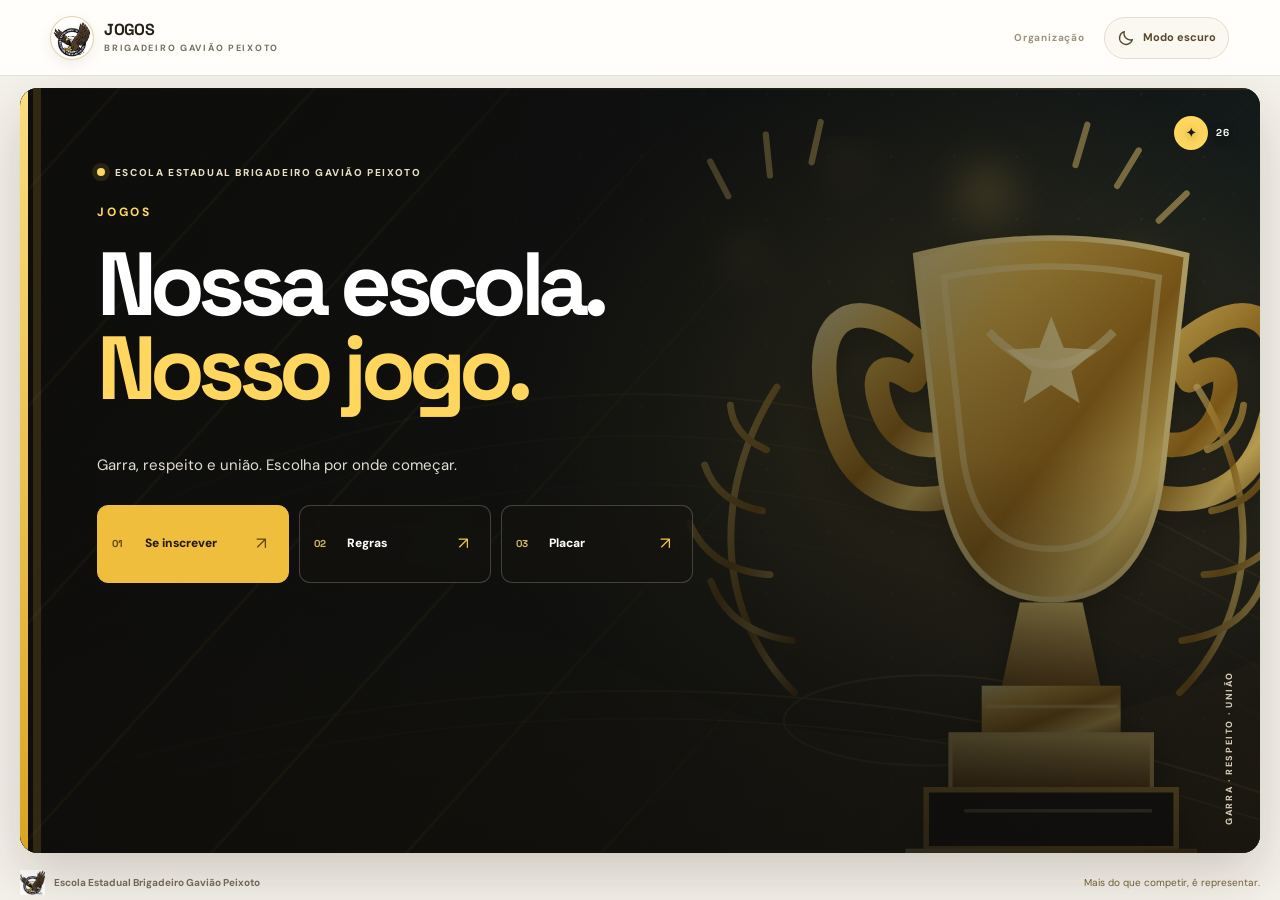
<file: index.html>
<!doctype html>
<html lang="pt-BR">
<head>
  <meta charset="utf-8">
  <meta name="viewport" content="width=device-width, initial-scale=1, viewport-fit=cover">
  <meta name="theme-color" content="#171612">
  <meta name="description" content="Jogos da Escola Estadual Brigadeiro Gavião Peixoto.">
  <title>Jogos — Brigadeiro Gavião Peixoto</title>
  <link rel="icon" type="image/png" href="assets/brasao-escola.png">
  <script>(() => { try { const saved = localStorage.getItem('jogos-theme'); document.documentElement.dataset.theme = saved || (matchMedia('(prefers-color-scheme: dark)').matches ? 'dark' : 'light'); } catch (_) { document.documentElement.dataset.theme = 'light'; } })();</script>
  <link rel="stylesheet" href="css/style.css">
  <link rel="stylesheet" href="css/refine.css">
  <link rel="stylesheet" href="css/final-overrides.css">
  <link rel="stylesheet" href="css/layout-standardization.css">
</head>
<body class="home-page sports-home home-minimal">
  <header class="home-minimal-header">
    <a class="brand" href="index.html" aria-label="Jogos — início">
      <span class="brand__crest"><img src="assets/brasao-escola.png" alt="Brasão da escola"></span>
      <span class="brand__copy"><strong>JOGOS</strong><small>BRIGADEIRO GAVIÃO PEIXOTO</small></span>
    </a>
    <div class="home-minimal-header__actions">
      <a class="home-organizer-link" href="admin.html">Organização</a>
      <button class="theme-toggle" type="button" data-theme-toggle aria-label="Ativar modo escuro" title="Ativar modo escuro" aria-pressed="false">
        <svg class="theme-toggle__moon" viewBox="0 0 24 24" fill="none" aria-hidden="true"><path d="M20.5 14.2A8.5 8.5 0 0 1 9.8 3.5 8.7 8.7 0 1 0 20.5 14.2Z" stroke="currentColor" stroke-width="1.8" stroke-linecap="round" stroke-linejoin="round"/></svg>
        <svg class="theme-toggle__sun" viewBox="0 0 24 24" fill="none" aria-hidden="true"><circle cx="12" cy="12" r="4" stroke="currentColor" stroke-width="1.8"/><path d="M12 2v2m0 16v2M4.93 4.93l1.42 1.42m11.3 11.3 1.42 1.42M2 12h2m16 0h2M4.93 19.07l1.42-1.42m11.3-11.3 1.42 1.42" stroke="currentColor" stroke-width="1.8" stroke-linecap="round"/></svg>
        <span class="theme-toggle__label">Modo escuro</span>
      </button>
    </div>
  </header>

  <main class="home-minimal-main">
    <section class="sports-cover home-minimal-cover" aria-labelledby="cover-title">
      <picture class="sports-cover__picture">
        <source media="(max-width: 720px)" srcset="assets/jogos-banner-mobile.svg">
        <img class="sports-cover__photo" src="assets/jogos-banner.svg" alt="" fetchpriority="high" decoding="async">
      </picture>
      <div class="sports-cover__veil" aria-hidden="true"></div>
      <div class="sports-cover__texture" aria-hidden="true"></div>
      <div class="sports-cover__content">
        <div class="sports-cover__eyebrow"><span class="sports-cover__pulse" aria-hidden="true"></span> ESCOLA ESTADUAL BRIGADEIRO GAVIÃO PEIXOTO</div>
        <p class="sports-cover__edition">JOGOS <span></span></p>
        <h1 id="cover-title">Nossa escola.<br><span>Nosso jogo.</span></h1>
        <p class="sports-cover__lead">Garra, respeito e união. Escolha por onde começar.</p>
        <nav class="home-primary-actions" aria-label="Acessos principais">
          <a class="home-primary-action home-primary-action--primary" href="inscricao.html"><span>01</span><strong>Se inscrever</strong><i aria-hidden="true">↗</i></a>
          <a class="home-primary-action" href="regras.html"><span>02</span><strong>Regras</strong><i aria-hidden="true">↗</i></a>
          <a class="home-primary-action" href="placar.html"><span>03</span><strong>Placar</strong><i aria-hidden="true">↗</i></a>
        </nav>
      </div>
      <div class="sports-cover__side-label" aria-hidden="true">GARRA · RESPEITO · UNIÃO</div>
      <div class="sports-cover__corner" aria-hidden="true"><span>✦</span><i>26</i></div>
    </section>
  </main>

  <footer class="home-minimal-footer">
    <span><img src="assets/brasao-escola.png" alt=""> Escola Estadual Brigadeiro Gavião Peixoto</span>
    <span>Mais do que competir, é representar.</span>
  </footer>
  <script src="js/theme.js" defer></script>
</body>
</html>
</file>
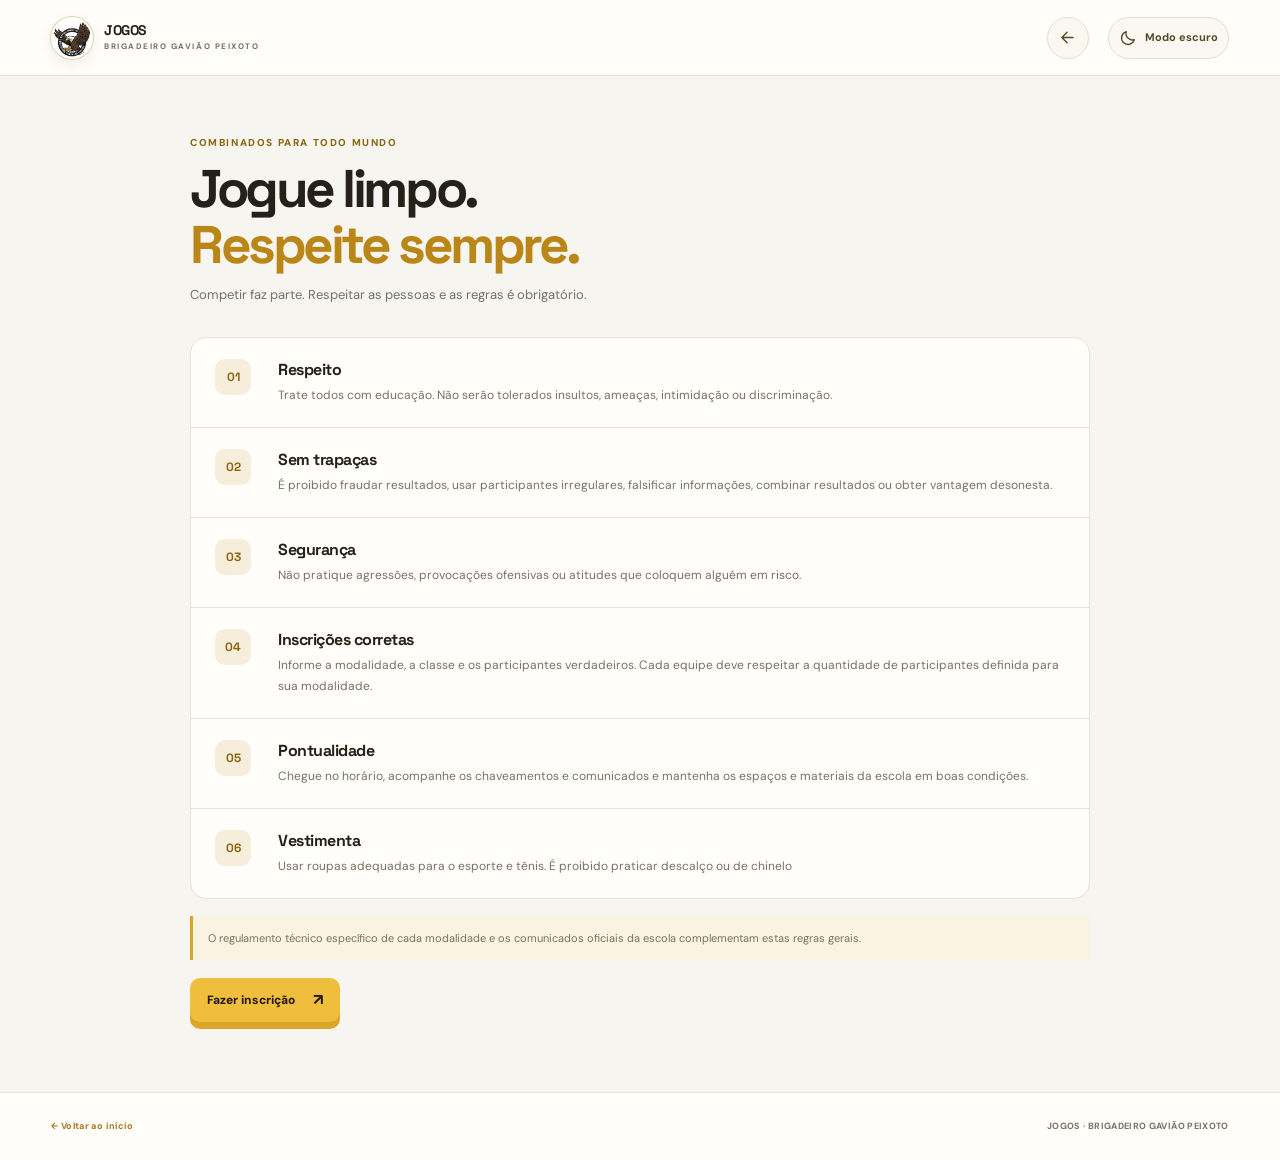
<file: regras.html>
<!doctype html>
<html lang="pt-BR">
<head>
  <meta charset="utf-8">
  <meta name="viewport" content="width=device-width, initial-scale=1, viewport-fit=cover">
  <meta name="theme-color" content="#191714">
  <meta name="description" content="Regras de convivência, respeito e jogo limpo dos Jogos.">
  <title>Regras — Jogos</title>
  <link rel="icon" type="image/png" href="assets/brasao-escola.png">
  <script>(() => { try { const saved = localStorage.getItem('jogos-theme'); document.documentElement.dataset.theme = saved || (matchMedia('(prefers-color-scheme: dark)').matches ? 'dark' : 'light'); } catch (_) { document.documentElement.dataset.theme = 'light'; } })();</script>
  <link rel="stylesheet" href="css/style.css">
  <link rel="stylesheet" href="css/refine.css">
  <link rel="stylesheet" href="css/final-overrides.css">
  <link rel="stylesheet" href="css/layout-standardization.css">
</head>
<body class="simple-public-page rules-page">
  <header class="home-minimal-header simple-public-header">
    <a class="brand" href="index.html" aria-label="Jogos — início"><span class="brand__crest"><img src="assets/brasao-escola.png" alt="Brasão da escola"></span><span class="brand__copy"><strong>JOGOS</strong><small>BRIGADEIRO GAVIÃO PEIXOTO</small></span></a>
    <div class="home-minimal-header__actions">
      <a class="home-back-link" href="index.html" aria-label="Voltar para a página inicial" title="Voltar para a página inicial"><svg viewBox="0 0 24 24" fill="none" aria-hidden="true"><path d="M19 12H5m0 0 6.5-6.5M5 12l6.5 6.5" stroke="currentColor" stroke-width="1.8" stroke-linecap="round" stroke-linejoin="round"/></svg></a>
    <button class="theme-toggle" type="button" data-theme-toggle aria-label="Ativar modo escuro" title="Ativar modo escuro" aria-pressed="false">
      <svg class="theme-toggle__moon" viewBox="0 0 24 24" fill="none" aria-hidden="true"><path d="M20.5 14.2A8.5 8.5 0 0 1 9.8 3.5 8.7 8.7 0 1 0 20.5 14.2Z" stroke="currentColor" stroke-width="1.8" stroke-linecap="round" stroke-linejoin="round"/></svg>
      <svg class="theme-toggle__sun" viewBox="0 0 24 24" fill="none" aria-hidden="true"><circle cx="12" cy="12" r="4" stroke="currentColor" stroke-width="1.8"/><path d="M12 2v2m0 16v2M4.93 4.93l1.42 1.42m11.3 11.3 1.42 1.42M2 12h2m16 0h2M4.93 19.07l1.42-1.42m11.3-11.3 1.42 1.42" stroke="currentColor" stroke-width="1.8" stroke-linecap="round"/></svg>
      <span class="theme-toggle__label">Modo escuro</span>
    </button>
    </div>
  </header>
  <main class="simple-page-main rules-main">
    <div class="simple-page-heading"><span class="section-kicker">COMBINADOS PARA TODO MUNDO</span><h1>Jogue limpo.<br><em>Respeite sempre.</em></h1><p>Competir faz parte. Respeitar as pessoas e as regras é obrigatório.</p></div>
    <section class="rules-list" aria-label="Regras dos Jogos">
      <article class="rule-row"><span>01</span><div><h2>Respeito</h2><p>Trate todos com educação. Não serão tolerados insultos, ameaças, intimidação ou discriminação.</p></div></article>
      <article class="rule-row"><span>02</span><div><h2>Sem trapaças</h2><p>É proibido fraudar resultados, usar participantes irregulares, falsificar informações, combinar resultados ou obter vantagem desonesta.</p></div></article>
      <article class="rule-row"><span>03</span><div><h2>Segurança</h2><p>Não pratique agressões, provocações ofensivas ou atitudes que coloquem alguém em risco.</p></div></article>
      <article class="rule-row"><span>04</span><div><h2>Inscrições corretas</h2><p>Informe a modalidade, a classe e os participantes verdadeiros. Cada equipe deve respeitar a quantidade de participantes definida para sua modalidade.</p></div></article>
      <article class="rule-row"><span>05</span><div><h2>Pontualidade</h2><p>Chegue no horário, acompanhe os chaveamentos e comunicados e mantenha os espaços e materiais da escola em boas condições.</p></div></article>
      <article class="rule-row"><span>06</span><div><h2>Vestimenta</h2><p>Usar roupas adequadas para o esporte e tênis. É proibido praticar descalço ou de chinelo</p></div></article>
    </section>
    <p class="rules-reminder">O regulamento técnico específico de cada modalidade e os comunicados oficiais da escola complementam estas regras gerais.</p>
    <a class="button button--gold rules-cta" href="inscricao.html">Fazer inscrição <span aria-hidden="true">↗</span></a>
  </main>
  <footer class="simple-public-footer"><a href="index.html">← Voltar ao início</a><span>JOGOS · BRIGADEIRO GAVIÃO PEIXOTO</span></footer>
  <script src="js/theme.js" defer></script>
</body>
</html>
</file>
<file: css/style.css>
@import url('https://fonts.googleapis.com/css2?family=DM+Sans:wght@400;500;600;700&family=Space+Grotesk:wght@400;500;600;700&display=swap');

:root{--ink:#191714;--ink-soft:#2a2722;--gold:#f0be3d;--gold-deep:#d99c16;--brown:#5a3b28;--paper:#f8f6f0;--white:#fffefa;--muted:#77746d;--line:#e6e0d5;--success:#2e7450;--danger:#b84136;--shadow:0 20px 60px rgba(33,26,15,.09);--radius:22px;--font:'DM Sans',Arial,sans-serif;--display:'Space Grotesk','DM Sans',sans-serif}
*{box-sizing:border-box}html{scroll-behavior:smooth;scroll-padding-top:96px}body{margin:0;background:var(--white);color:var(--ink);font-family:var(--font);font-size:15px;line-height:1.55;-webkit-font-smoothing:antialiased}body.menu-open{overflow:hidden}a{color:inherit;text-decoration:none}button,input,select,textarea{font:inherit}button,a,input,select,textarea{-webkit-tap-highlight-color:transparent}button{cursor:pointer}img{max-width:100%;display:block}button:focus-visible,a:focus-visible,input:focus-visible,select:focus-visible,textarea:focus-visible{outline:3px solid rgba(240,190,61,.72);outline-offset:3px}[hidden]{display:none!important}::selection{background:var(--gold);color:var(--ink)}
.setup-banner{display:flex;gap:10px;align-items:center;justify-content:center;padding:10px 20px;background:#fff0bf;color:#4b3515;font-size:12px;text-align:center;border-bottom:1px solid #f0d987}.setup-banner code{background:rgba(255,255,255,.65);padding:2px 5px;border-radius:5px;font-size:11px}.setup-banner__dot{width:7px;height:7px;flex-shrink:0;border-radius:50%;background:#c88712;box-shadow:0 0 0 4px rgba(200,135,18,.12)}
.site-header,.admin-topbar{height:88px;display:flex;align-items:center;justify-content:space-between;padding:0 max(5vw,calc((100vw - 1240px)/2));border-bottom:1px solid rgba(25,23,20,.07);position:relative;z-index:20;background:rgba(255,254,250,.92);backdrop-filter:blur(16px)}.brand{display:inline-flex;align-items:center;gap:11px;flex-shrink:0}.brand__crest{width:48px;height:48px;border-radius:50%;display:grid;place-items:center;background:#fff;overflow:hidden;border:1px solid #e9dfc9;box-shadow:0 4px 14px rgba(0,0,0,.05)}.brand__crest img{width:100%;height:100%;object-fit:cover}.brand__copy{display:flex;flex-direction:column;line-height:1.15;gap:5px}.brand__copy strong{font:700 16px/1 var(--display);letter-spacing:-.04em}.brand__copy strong span{color:var(--gold-deep)}.brand__copy small{font-size:9px;letter-spacing:.19em;font-weight:700;color:#827c70}.main-nav{display:flex;align-items:center;gap:35px}.main-nav>a:not(.nav-admin){font-size:13px;font-weight:600;color:#625f58;transition:color .2s}.main-nav>a:not(.nav-admin):hover{color:var(--ink)}.nav-admin{display:inline-flex;align-items:center;gap:9px;padding:11px 16px;border:1px solid var(--line);border-radius:100px;font-weight:700;font-size:12px;background:#fff;transition:all .2s}.nav-admin:hover{border-color:var(--ink);background:var(--ink);color:#fff}.nav-admin__icon{display:inline-grid;place-items:center;width:20px;height:20px;border-radius:50%;background:var(--gold);color:var(--ink);font-size:13px}.menu-toggle{display:none;background:transparent;border:0;padding:8px}.menu-toggle span{display:block;width:22px;height:2px;margin:5px;background:var(--ink)}
.section-wrap{width:min(1160px,90vw);margin-inline:auto}.hero{min-height:610px;display:grid;grid-template-columns:1.04fr .96fr;align-items:center;gap:44px;padding-top:48px;padding-bottom:55px}.hero__copy{padding:23px 0 30px}.eyebrow,.section-kicker{font-size:10px;font-weight:800;letter-spacing:.16em;color:#8b6513}.eyebrow{display:inline-flex;align-items:center;gap:9px;padding:8px 12px;background:#fff4d4;border:1px solid #f3e4b8;border-radius:100px;color:#6f5113}.eyebrow__spark{font-size:15px;color:var(--gold-deep)}h1,h2,h3,p{margin-top:0}.hero h1{font:700 clamp(48px,5.7vw,76px)/.99 var(--display);letter-spacing:-.075em;margin:25px 0 23px;max-width:600px}.hero h1 span{color:var(--gold-deep);position:relative;white-space:nowrap}.hero__lead{max-width:470px;font-size:16px;line-height:1.8;color:#6d6961;margin:0 0 27px}.hero__actions{display:flex;align-items:center;gap:25px;flex-wrap:wrap}.button{display:inline-flex;align-items:center;justify-content:center;gap:18px;min-height:48px;padding:13px 21px;border-radius:10px;border:1px solid transparent;font-size:12px;font-weight:800;letter-spacing:.005em;transition:transform .18s,background .18s,border-color .18s,color .18s;cursor:pointer}.button:hover{transform:translateY(-2px)}.button:disabled{opacity:.55;cursor:not-allowed;transform:none}.button span{font-size:16px;line-height:1}.button--gold{background:var(--gold);color:#241b0c;box-shadow:0 7px 0 #dca62b}.button--gold:hover{background:#f5c94f}.button--dark{background:var(--ink);color:#fff}.button--dark:hover{background:#3a342b}.button--wide{width:100%;min-height:54px}.button--light{background:#fff;color:var(--ink)}.button--light:hover{background:var(--gold)}.button--outline{border-color:#d9d2c6;background:transparent;color:var(--ink)}.button--outline:hover{border-color:var(--ink);background:var(--ink);color:white}.button--text{background:transparent;color:#756f64;padding-inline:9px}.button--text:hover{background:#f2eee4;transform:none}.text-link{font-weight:800;font-size:12px;border-bottom:1px solid #d4cfc4;padding:7px 0;display:inline-flex;gap:12px;align-items:center}.text-link span{font-size:17px;color:var(--gold-deep)}.hero__social-proof{margin-top:49px;display:flex;align-items:center;gap:13px}.mini-avatars{display:flex}.mini-avatars span{width:36px;height:36px;border-radius:50%;background:#f5e8c7;border:2px solid var(--white);display:grid;place-items:center;margin-left:-8px;font-size:15px}.mini-avatars span:first-child{margin-left:0;background:#eee3d9}.mini-avatars span:nth-child(2){background:#dce7d6}.mini-avatars span:nth-child(3){background:#f8df9d}.hero__social-proof p{font-size:11px;line-height:1.5;margin:0;color:#868076}.hero__social-proof strong{font-size:12px;color:var(--ink)}
.hero__art{min-height:485px;position:relative;display:flex;align-items:center;justify-content:center;isolation:isolate}.hero__art:before{content:"";position:absolute;width:370px;height:370px;border-radius:50%;background:var(--gold);z-index:-2;transform:translate(12px,4px)}.hero__art:after{content:"";position:absolute;width:435px;height:435px;border:1px solid #e4d6b7;border-radius:50%;z-index:-3;transform:translate(9px,4px)}.art-ring{position:absolute;border:1px dashed rgba(65,45,20,.24);border-radius:50%;width:480px;height:480px;z-index:-3}.art-ring--one{transform:translate(8px,8px)}.art-ring--two{width:525px;height:525px;border-style:solid;opacity:.5;transform:translate(8px,8px)}.crest-card{width:294px;height:330px;background:#fffefa;border:1px solid rgba(25,23,20,.12);border-radius:155px 155px 32px 32px;padding:24px 25px 19px;display:flex;flex-direction:column;align-items:center;justify-content:center;box-shadow:0 25px 48px rgba(70,44,9,.19);transform:rotate(-4deg);position:relative}.crest-card:before{content:"";position:absolute;inset:9px;border:1px solid #e7d7b0;border-radius:150px 150px 26px 26px;pointer-events:none}.crest-card img{width:220px;height:220px;object-fit:contain;border-radius:50%;mix-blend-mode:multiply}.crest-card__caption{font-family:var(--display);text-align:center;display:flex;flex-direction:column;line-height:1.15;gap:2px;margin-top:8px}.crest-card__caption span{font-size:9px;letter-spacing:.16em;color:#746b5c;font-weight:700}.crest-card__caption strong{font-size:14px;letter-spacing:-.02em}.hero-sticker{position:absolute;z-index:3;font:700 11px/1.25 var(--display);letter-spacing:.08em;text-align:center;box-shadow:0 10px 22px rgba(30,20,10,.12)}.hero-sticker--top{top:33px;right:6px;background:var(--ink);color:#fff;border-radius:50%;width:110px;height:110px;display:flex;align-items:center;justify-content:center;flex-direction:column;transform:rotate(11deg);border:5px solid #fff4d8;outline:1px solid var(--ink)}.hero-sticker--top span{color:var(--gold);font-size:20px;margin-bottom:4px}.hero-sticker--bottom{bottom:44px;left:6px;display:flex;align-items:center;gap:11px;background:#fffefa;padding:13px 18px;border:1px solid #e8dfce;border-radius:12px;transform:rotate(-8deg)}.sticker-ball{width:30px;height:30px;display:grid;place-items:center;background:var(--gold);border-radius:50%;font-size:12px;color:var(--ink);border:4px dotted var(--ink)}.art-star{position:absolute;color:var(--ink);font-size:31px}.art-star--one{top:82px;left:30px;transform:rotate(-13deg)}.art-star--two{bottom:85px;right:10px;color:#b88212;font-size:27px}.art-label{position:absolute;right:4px;bottom:4px;display:flex;align-items:center;gap:9px;font:700 9px var(--display);letter-spacing:.12em;color:#71624b;transform:rotate(-90deg);transform-origin:right center}.art-label__line{width:35px;height:1px;background:#a98a4b}.art-label b{color:var(--ink)}
.ticker{overflow:hidden;white-space:nowrap;background:var(--ink);color:#f9f6eb;border-top:3px solid var(--gold);border-bottom:3px solid var(--gold);transform:rotate(-1deg) scale(1.02);margin:0 0 10px;padding:10px 0;position:relative;z-index:3}.ticker__track{display:flex;align-items:center;justify-content:space-around;gap:31px;width:max-content;min-width:100%;font:700 11px var(--display);letter-spacing:.19em;animation:ticker-scroll 42s linear infinite}.ticker__track i{font-style:normal;color:var(--gold);font-size:14px}@keyframes ticker-scroll{to{transform:translateX(-35%)}}
.registration-section{padding-top:103px;padding-bottom:102px}.section-heading{display:flex;justify-content:space-between;align-items:flex-end;gap:40px;margin-bottom:34px}.section-heading h2,.admin-section__heading h2{font:700 clamp(30px,3.6vw,46px)/1.1 var(--display);letter-spacing:-.065em;margin:9px 0 0}.title-period{color:var(--gold-deep)}.section-heading>p{max-width:365px;color:#777168;font-size:13px;line-height:1.8;margin:0 0 2px}.registration-layout{display:grid;grid-template-columns:minmax(0,1.48fr) minmax(290px,.82fr);gap:25px;align-items:start}.registration-card{background:#fff;border:1px solid var(--line);border-radius:20px;padding:31px 32px 28px;box-shadow:0 12px 42px rgba(35,26,10,.045)}.form-card__top,.form-divider{display:flex;align-items:center;justify-content:space-between;gap:15px}.form-card__top{padding-bottom:23px;border-bottom:1px solid #eee9df;margin-bottom:24px}.step-tag{display:inline-flex;align-items:center;gap:9px;font-size:10px;font-weight:800;letter-spacing:.12em;color:#7b7569}.step-tag>span{display:inline-grid;place-items:center;width:27px;height:27px;background:#fff2c9;border-radius:8px;color:#745315;font:700 11px var(--display)}.form-required{font-size:10px;color:#999287}.field-group{display:flex;flex-direction:column;gap:8px;margin-bottom:19px}.field-group label{font-size:12px;font-weight:800;color:#37332c}.field-group label>span{color:var(--gold-deep)}.field-group input,.field-group select,.field-group textarea{width:100%;min-width:0;min-height:47px;padding:12px 13px;border:1px solid #e4ded3;border-radius:9px;background:#fdfcf9;color:var(--ink);font-size:13px;transition:border-color .2s,box-shadow .2s}.field-group textarea{resize:vertical;min-height:86px}.field-group input::placeholder,.field-group textarea::placeholder{color:#aba59a}.field-group input:focus,.field-group select:focus,.field-group textarea:focus{outline:none;border-color:#d5a229;box-shadow:0 0 0 3px rgba(240,190,61,.16)}.field-help{font-size:10px;color:#8a847a;line-height:1.5}.form-divider{border-top:1px solid #eee9df;margin:27px 0 10px;padding-top:25px}.count-chip{display:inline-flex;align-items:center;justify-content:center;border-radius:100px;background:#f5f0e6;color:#6e5d3c;padding:6px 10px;font-size:10px;font-weight:800;white-space:nowrap}.form-intro{color:#837d72;font-size:11px;margin:0 0 18px}.participants-fields{display:grid;grid-template-columns:1fr 1fr;gap:13px 14px}.participant-field{min-width:0;margin:0}.participant-field .participant-label{display:flex;align-items:center;gap:7px;font-size:10px;font-weight:800;color:#625c51}.participant-num{display:grid;place-items:center;width:19px;height:19px;border-radius:6px;background:#f5edda;color:#77591c;font-size:10px}.participant-field input{min-height:43px;padding:10px 11px;border:1px solid #e4ded3;border-radius:8px;background:#fdfcf9;width:100%;font-size:12px;margin-top:7px}.participant-field input:focus{outline:none;border-color:#d5a229;box-shadow:0 0 0 3px rgba(240,190,61,.16)}.empty-participants{grid-column:1/-1;display:flex;align-items:center;gap:13px;padding:16px;border:1px dashed #ded5c4;border-radius:11px;background:#fcfaf5;color:#81796c}.empty-participants>span{font-size:22px}.empty-participants p{font-size:11px;margin:0}.consent-check{display:flex;align-items:flex-start;gap:10px;margin:23px 0 20px;color:#777168;font-size:10px;line-height:1.55;cursor:pointer}.consent-check input{margin-top:2px;accent-color:#b38215;flex-shrink:0}.privacy-note{font-size:10px;text-align:center;color:#948d81;margin:14px 0 0}.privacy-note span{margin-right:4px}.form-message{border-radius:9px;padding:11px 13px;margin:0 0 17px;font-size:12px;line-height:1.55}.form-message--success{background:#eaf5ed;color:#245c3b;border:1px solid #cfe7d6}.form-message--error{background:#fff0ee;color:#96392f;border:1px solid #f1cfcb}.form-message--info{background:#fff6dc;color:#765414;border:1px solid #f0dfac}.registration-aside{display:flex;flex-direction:column;gap:17px}.aside-card{overflow:hidden;position:relative;border-radius:20px;padding:25px 24px}.aside-card--dark{background:var(--ink);color:#fff}.aside-card__top{display:flex;align-items:center;justify-content:space-between;margin-bottom:23px}.aside-icon{display:grid;place-items:center;width:36px;height:36px;border-radius:10px;background:var(--gold);color:var(--ink);font-size:21px}.live-pill{display:inline-flex;align-items:center;gap:6px;padding:6px 8px;border:1px solid rgba(255,255,255,.2);border-radius:100px;font-size:8px;font-weight:800;letter-spacing:.13em;color:#c8c2b6}.live-pill i{width:5px;height:5px;background:#7dca8c;border-radius:50%;box-shadow:0 0 0 3px rgba(125,202,140,.12)}.aside-card h3{font:700 31px/1.05 var(--display);letter-spacing:-.065em;margin:0 0 13px;position:relative;z-index:1}.aside-card h3 em{font-style:normal;color:var(--gold)}.aside-card>p{color:#b4afa3;font-size:11px;line-height:1.75;max-width:275px;margin-bottom:20px;position:relative;z-index:1}.aside-divider{height:1px;background:rgba(255,255,255,.14);margin:20px 0}.aside-fact{display:flex;gap:12px;margin:17px 0;position:relative;z-index:1}.aside-fact__number{width:27px;height:27px;border:1px solid rgba(240,190,61,.5);border-radius:8px;display:grid;place-items:center;color:var(--gold);font:700 10px var(--display);flex-shrink:0}.aside-fact div{display:flex;flex-direction:column;gap:3px}.aside-fact strong{font-size:11px}.aside-fact small{font-size:10px;color:#a7a094;line-height:1.45}.aside-card__scribble{position:absolute;bottom:8px;right:-2px;color:rgba(240,190,61,.12);font:700 47px var(--display);transform:rotate(-17deg);pointer-events:none}.help-card{display:flex;align-items:flex-start;gap:12px;padding:18px 19px;border:1px solid var(--line);border-radius:15px;background:#fffefa}.help-card__icon{width:26px;height:26px;display:grid;place-items:center;border-radius:50%;background:#fff0c2;color:#725416;font:700 13px var(--display);flex-shrink:0}.help-card strong{font-size:11px}.help-card p{font-size:10px;color:#817b70;line-height:1.65;margin:4px 0 0}
.modalities-section{background:var(--paper);padding:91px 0 95px;position:relative}.section-heading--compact{margin-bottom:34px}.modalities-grid{display:grid;grid-template-columns:repeat(3,minmax(0,1fr));gap:17px}.modality-card{border:1px solid #e8e2d7;border-radius:17px;background:#fffefa;padding:22px;position:relative;overflow:hidden;transition:transform .2s,border-color .2s,box-shadow .2s}.modality-card:hover{transform:translateY(-4px);border-color:#dbc18b;box-shadow:0 13px 28px rgba(44,34,16,.06)}.modality-card__top{display:flex;align-items:center;justify-content:space-between;margin-bottom:22px}.modality-card__symbol{width:45px;height:45px;background:#fff0be;border:1px solid #f3df9c;border-radius:13px;display:grid;place-items:center;font-size:20px}.modality-card:nth-child(3n+2) .modality-card__symbol{background:#e8eee0;border-color:#d6e1ca}.modality-card:nth-child(3n+3) .modality-card__symbol{background:#f1e3d7;border-color:#e6d1bd}.modality-card__type{font-size:9px;font-weight:800;letter-spacing:.12em;color:#9b8d6b}.modality-card h3{font:700 22px/1.2 var(--display);letter-spacing:-.05em;margin:0 0 8px;overflow-wrap:anywhere}.modality-card p{font-size:11px;color:#81796d;line-height:1.65;min-height:36px;margin:0 0 18px}.modality-card__bottom{padding-top:15px;border-top:1px solid #eee8de;display:flex;align-items:center;justify-content:space-between;gap:10px}.participant-pill{display:inline-flex;align-items:center;gap:7px;font-size:10px;font-weight:800;color:#645638}.participant-pill span{font-size:15px;color:#bd8e23}.modality-card__join{font-size:10px;font-weight:800;color:#7a5a17;white-space:nowrap}.modality-card--loading{min-height:190px}.skeleton-line{height:15px;width:58%;background:#eee9df;border-radius:5px;margin:22px 0 12px}.skeleton-line--short{width:80%}.empty-note{text-align:center;padding:35px;background:#fff;border:1px dashed var(--line);border-radius:16px;color:#81796d;font-size:13px}
.steps-section{display:grid;grid-template-columns:.8fr 1.2fr;gap:85px;align-items:center;padding-top:100px;padding-bottom:106px}.steps-heading h2{font:700 clamp(36px,4vw,52px)/1.05 var(--display);letter-spacing:-.07em;margin:12px 0 15px}.steps-heading h2 span{color:var(--gold-deep)}.steps-heading p{font-size:13px;color:#7f796e;max-width:280px;line-height:1.8}.steps-list{border-top:1px solid var(--line)}.step-item{display:grid;grid-template-columns:30px 45px 1fr 20px;align-items:center;gap:18px;padding:21px 0;border-bottom:1px solid var(--line);transition:padding .2s}.step-item:hover{padding-inline:7px}.step-item__num{font:700 10px var(--display);color:#aa9f8b}.step-item__icon{display:grid;place-items:center;width:43px;height:43px;border-radius:12px;background:#f7f0de;font-size:19px}.step-item:nth-child(2) .step-item__icon{background:#e8eddf}.step-item:nth-child(3) .step-item__icon{background:#f1e2d3}.step-item h3{font:700 14px var(--display);margin:0 0 4px;letter-spacing:-.025em}.step-item p{font-size:11px;color:#817b70;margin:0;line-height:1.6}.step-item__arrow{font-size:17px;color:#b48b28;justify-self:end}
.closing-banner{position:relative;overflow:hidden;min-height:245px;background:var(--gold);border-radius:21px;margin-bottom:62px;display:flex;align-items:center;justify-content:space-between;padding:42px 59px;gap:25px}.closing-banner:before{content:"";position:absolute;right:12%;top:-115px;width:310px;height:310px;border-radius:50%;border:1px solid rgba(25,23,20,.15);box-shadow:0 0 0 18px rgba(25,23,20,.035),0 0 0 42px rgba(25,23,20,.025)}.closing-banner__shine{position:absolute;right:19%;bottom:-75px;width:190px;height:190px;border:1px dashed rgba(25,23,20,.24);border-radius:50%}.closing-banner .section-kicker{color:#785710;position:relative}.closing-banner h2{font:700 clamp(32px,4vw,46px)/1.04 var(--display);letter-spacing:-.07em;margin:12px 0 0;position:relative}.closing-banner h2 em{font-style:normal;color:#fff8e6;text-shadow:0 1px rgba(0,0,0,.05)}.closing-banner .button{position:relative;z-index:1;flex-shrink:0}.closing-banner__star{position:absolute;right:35%;top:25px;font-size:32px;color:rgba(25,23,20,.34)}
.site-footer{min-height:115px;border-top:1px solid var(--line);padding:25px max(5vw,calc((100vw - 1240px)/2));display:flex;align-items:center;justify-content:space-between;gap:20px}.brand--footer .brand__crest{width:39px;height:39px}.brand--footer .brand__copy strong{font-size:13px}.brand--footer .brand__copy small{font-size:8px}.site-footer>p{font-size:10px;color:#8a8378;margin:0;text-align:center}.site-footer>p span{color:var(--gold-deep);margin-inline:5px}.footer-admin{font-size:10px;font-weight:800;color:#625a4b;white-space:nowrap}.footer-admin:hover{color:var(--gold-deep)}.toast{position:fixed;right:24px;bottom:24px;z-index:1000;max-width:min(420px,calc(100vw - 32px));padding:13px 17px;border-radius:12px;background:var(--ink);color:white;box-shadow:var(--shadow);font-size:12px;opacity:0;transform:translateY(14px);pointer-events:none;transition:opacity .25s,transform .25s}.toast.is-visible{opacity:1;transform:translateY(0)}
/* Admin */
.admin-page{background:var(--paper);min-height:100vh}.admin-topbar{background:var(--white)}.back-link{font-size:12px;font-weight:800;color:#6d665b}.back-link:hover{color:var(--gold-deep)}.admin-shell{width:min(1200px,91vw);margin:0 auto}.login-layout{min-height:calc(100vh - 88px);display:grid;grid-template-columns:1fr .82fr;align-items:center;gap:65px;padding:65px 0}.login-promo{position:relative;min-height:475px;display:flex;flex-direction:column;justify-content:center;padding:10px 15px}.login-promo:before{content:"";position:absolute;width:300px;height:300px;border-radius:50%;background:#f0c54e;opacity:.55;left:7%;top:22%;z-index:0}.login-promo>*{position:relative;z-index:1}.login-promo h1{font:700 clamp(43px,5.1vw,65px)/1.01 var(--display);letter-spacing:-.075em;margin:17px 0 20px}.login-promo h1 em{font-style:normal;color:#ad7d17}.login-promo>p{max-width:380px;font-size:14px;line-height:1.8;color:#777168}.login-promo__art{position:absolute;bottom:14px;right:18px;width:170px;height:170px;border-radius:50%;background:#fff;border:1px solid #e7dcc4;display:grid;place-items:center;box-shadow:0 16px 35px rgba(0,0,0,.08);transform:rotate(8deg)}.login-promo__art img{width:135px;height:135px;object-fit:contain;border-radius:50%;mix-blend-mode:multiply}.login-promo__seal{position:absolute;bottom:-15px;left:-85px;background:var(--ink);color:#fff;padding:12px 16px;border-radius:9px;font-size:8px;line-height:1.5;letter-spacing:.1em;transform:rotate(-8deg)}.login-promo__seal b{color:var(--gold)}.login-promo__star{position:absolute;right:-16px;top:-18px;color:#b3811b;font-size:32px}.promo-foot{position:absolute;left:15px;bottom:12px;font-size:9px;font-weight:800;letter-spacing:.15em;color:#918777}.promo-foot span{color:#c89923;margin-right:9px}.login-card{width:100%;max-width:440px;justify-self:end;background:#fff;border:1px solid var(--line);border-radius:20px;padding:36px;box-shadow:0 17px 50px rgba(35,26,10,.055)}.login-card__symbol{width:43px;height:43px;display:grid;place-items:center;border-radius:13px;background:var(--gold);font:700 20px var(--display);margin-bottom:23px}.login-card h2{font:700 30px var(--display);letter-spacing:-.06em;margin:7px 0}.login-card>p:not(.login-card__hint){font-size:12px;color:#81796e;line-height:1.7;margin-bottom:26px}.login-card .field-group{margin-bottom:17px}.login-card__hint{font-size:10px;color:#918a7f;line-height:1.6;display:flex;gap:7px;margin:16px 0 19px}.login-card__back{font-size:11px;font-weight:700;color:#756a58}.login-card__back:hover{color:var(--gold-deep)}
.dashboard{padding:50px 0 35px}.dashboard-heading{display:flex;justify-content:space-between;align-items:flex-end;gap:24px;margin-bottom:28px}.dashboard-heading h1{font:700 clamp(32px,4vw,44px)/1.1 var(--display);letter-spacing:-.065em;margin:8px 0 7px}.dashboard-heading p{font-size:12px;color:#81796e;margin:0}.dashboard-heading .button{min-height:42px;padding:9px 14px}.stats-grid{display:grid;grid-template-columns:repeat(3,minmax(0,1fr));gap:15px;margin-bottom:45px}.stat-card{padding:21px 22px;border:1px solid var(--line);border-radius:16px;background:#fff}.stat-card--dark{background:var(--ink);border-color:var(--ink);color:#fff}.stat-card__top{display:flex;align-items:center;justify-content:space-between;font-size:11px;font-weight:700;color:#837b6f}.stat-card--dark .stat-card__top{color:#c4bdb1}.stat-card__icon{width:31px;height:31px;display:grid;place-items:center;border-radius:9px;background:#fbf0d0;color:#8b6617;font-size:16px}.stat-card--dark .stat-card__icon{background:var(--gold);color:var(--ink)}.stat-card>strong{display:block;font:700 37px/1.1 var(--display);letter-spacing:-.06em;margin:15px 0 5px}.stat-card>small{font-size:10px;color:#918a7f}.stat-card--dark>small{color:#b3aca0}.admin-section{margin-bottom:45px;scroll-margin-top:30px}.admin-section__heading{display:flex;align-items:flex-end;justify-content:space-between;gap:22px;margin-bottom:22px}.admin-section__heading h2{font-size:30px;margin:6px 0 6px}.admin-section__heading p{font-size:11px;color:#81796e;margin:0;line-height:1.6}.section-count{font-size:10px;font-weight:800;color:#7c7160;background:#eee7d9;border-radius:100px;padding:7px 11px;white-space:nowrap}.modality-admin-layout{display:grid;grid-template-columns:minmax(280px,.82fr) minmax(0,1.18fr);gap:17px;align-items:start}.admin-form-card,.admin-list-card{border:1px solid var(--line);border-radius:17px;background:#fff;padding:23px}.admin-form-card__heading,.admin-list-card__heading{display:flex;gap:12px;align-items:center;margin-bottom:23px}.admin-form-icon{width:37px;height:37px;display:grid;place-items:center;border-radius:11px;background:#fff0c4;color:#8c6414;font-size:18px;flex-shrink:0}.admin-form-card__heading h3,.admin-list-card__heading h3{font:700 15px var(--display);letter-spacing:-.035em;margin:0 0 3px}.admin-form-card__heading p,.admin-list-card__heading p{font-size:10px;color:#8a8276;margin:0;line-height:1.5}.admin-form-card .field-group{margin-bottom:17px}.optional-label{font-weight:500!important;color:#958c7e!important;font-size:10px}.number-input-wrap{display:flex;align-items:center;gap:10px}.number-input-wrap input{width:94px;flex-shrink:0}.number-input-wrap>span{font-size:10px;color:#8a8276}.toggle-line{display:flex;align-items:center;gap:11px;margin:10px 0 21px;cursor:pointer}.toggle-line>input{position:absolute;opacity:0;width:1px;height:1px}.toggle-ui{position:relative;display:block;width:34px;height:20px;background:#d9d2c6;border-radius:100px;transition:background .2s;flex-shrink:0}.toggle-ui:after{content:"";position:absolute;left:3px;top:3px;width:14px;height:14px;border-radius:50%;background:#fff;box-shadow:0 1px 3px #0002;transition:transform .2s}.toggle-line input:checked+.toggle-ui{background:#3e8259}.toggle-line input:checked+.toggle-ui:after{transform:translateX(14px)}.toggle-line input:focus-visible+.toggle-ui{outline:3px solid #edc451;outline-offset:3px}.toggle-line>span:last-child{display:flex;flex-direction:column;gap:2px}.toggle-line strong{font-size:11px}.toggle-line small{font-size:10px;color:#8a8276}.form-actions{display:flex;align-items:center;gap:10px;flex-wrap:wrap}.form-actions .button{min-height:43px;padding:10px 15px}.admin-list-card__heading{justify-content:space-between}.list-heading-mark{width:31px;height:31px;display:grid;place-items:center;border-radius:9px;background:#f4f0e7;color:#8b6617}.admin-modalities-list{display:flex;flex-direction:column}.admin-modality-row{display:flex;align-items:center;gap:12px;padding:14px 0;border-top:1px solid #eee8de;min-width:0}.admin-modality-symbol{display:grid;place-items:center;width:38px;height:38px;border-radius:11px;background:#f7efdb;color:#8b6414;flex-shrink:0;font-size:17px}.admin-modality-row:nth-child(3n+2) .admin-modality-symbol{background:#e9eddf;color:#4f6843}.admin-modality-copy{min-width:0;flex:1}.admin-modality-copy strong{display:block;white-space:normal;overflow-wrap:anywhere;font-size:12px}.admin-modality-copy small{display:block;color:#948c80;font-size:10px;margin-top:3px}.status-chip{display:inline-flex;align-items:center;gap:5px;font-size:9px;font-weight:800;padding:5px 8px;border-radius:100px;background:#eaf4eb;color:#39734a;white-space:nowrap}.status-chip:before{content:"";width:5px;height:5px;border-radius:50%;background:currentColor}.status-chip--paused{background:#f2eee8;color:#8a8070}.row-actions{display:flex;gap:6px;align-items:center}.icon-button{width:30px;height:30px;border:1px solid #e6dfd2;border-radius:8px;background:#fff;color:#776d5b;display:grid;place-items:center;font-size:13px;transition:all .2s;flex-shrink:0}.icon-button:hover{background:#f6f0e3;border-color:#c9b783;color:#4d3812}.icon-button--danger:hover{background:#fff0ee;border-color:#edc7c1;color:#a7392e}.list-empty{text-align:center;padding:34px 20px;color:#8c8375}.list-empty>span{font-size:28px;display:block;margin-bottom:10px;color:#b38c2c}.list-empty strong{font-size:12px;color:#514a40}.list-empty p{font-size:10px;max-width:245px;margin:7px auto 0;line-height:1.65}.teams-admin-section{margin-top:10px}.teams-toolbar{display:flex;align-items:center;gap:10px;margin-bottom:13px}.search-field{display:flex;align-items:center;gap:9px;flex:1;min-width:150px;background:#fff;border:1px solid var(--line);border-radius:9px;padding:0 12px}.search-field>span{font-size:20px;color:#918572}.search-field input{min-height:42px;border:0;outline:none!important;box-shadow:none!important;background:transparent;width:100%;font-size:11px}.teams-toolbar select{min-height:43px;border:1px solid var(--line);border-radius:9px;background:#fff;padding:0 12px;max-width:205px;font-size:11px;color:#635b50}.results-count{font-size:10px;color:#8a8276;white-space:nowrap}.teams-table-wrap{background:#fff;border:1px solid var(--line);border-radius:16px;overflow:hidden}.teams-table-scroll{overflow:auto}.teams-table{width:100%;border-collapse:collapse;min-width:720px}.teams-table th{text-align:left;background:#faf8f2;color:#8e8576;font-size:9px;letter-spacing:.08em;text-transform:uppercase;padding:13px 15px;border-bottom:1px solid #ece5d9;font-weight:800}.teams-table td{padding:14px 15px;border-bottom:1px solid #f0ebe3;font-size:11px;vertical-align:middle}.teams-table tr:last-child td{border-bottom:0}.team-cell{display:flex;flex-direction:column;gap:4px}.team-cell strong{font-size:12px;overflow-wrap:anywhere}.team-cell small,.team-meta small{font-size:10px;color:#91897d}.team-meta{display:flex;flex-direction:column;gap:4px}.team-count{display:inline-flex;width:max-content;background:#f5efdf;border-radius:7px;padding:5px 8px;font-size:10px;font-weight:800;color:#71561f}.team-people{font-size:10px;color:#6e675b;max-width:220px;line-height:1.55}.team-actions{display:flex;gap:6px;justify-content:flex-end}.table-empty{text-align:center;padding:55px 20px;color:#91897c}.table-empty>span{display:block;font-size:29px;margin-bottom:10px}.table-empty h3{font:700 16px var(--display);letter-spacing:-.03em;color:#484238;margin:0 0 5px}.table-empty p{font-size:11px;margin:0;line-height:1.7}.admin-footer{display:flex;align-items:center;justify-content:space-between;border-top:1px solid #e5ded2;padding:20px 0 10px;color:#948b7c;font-size:10px;gap:12px}.admin-footer span:first-child{font-weight:800;letter-spacing:.12em;color:#746751}.team-dialog{width:min(570px,calc(100vw - 24px));max-height:90vh;overflow:auto;border:1px solid var(--line);border-radius:20px;padding:27px;background:#fffefa;color:var(--ink);box-shadow:0 25px 90px #16120c44}.team-dialog::backdrop{background:rgba(24,21,16,.62);backdrop-filter:blur(4px)}.dialog-heading{display:flex;justify-content:space-between;gap:18px;align-items:flex-start;padding-bottom:20px;border-bottom:1px solid var(--line);margin-bottom:20px}.dialog-heading h2{font:700 28px var(--display);letter-spacing:-.06em;margin:6px 0 4px}.dialog-subtitle{font-size:11px;color:#8c8375;margin:0}.dialog-close{width:32px;height:32px;border:1px solid var(--line);border-radius:9px;background:#fff;font-size:23px;line-height:1;color:#72695a}.dialog-divider{display:flex;align-items:center;justify-content:space-between;gap:12px;border-top:1px solid var(--line);padding-top:18px;margin:7px 0 15px;font-size:9px;font-weight:800;letter-spacing:.1em;color:#7d7568}.team-dialog .participants-fields{margin-bottom:20px}.team-dialog .form-actions{padding-top:15px;border-top:1px solid var(--line)}
@media(max-width:1020px){.site-header,.admin-topbar{padding-inline:4vw}.main-nav{gap:22px}.hero{gap:25px}.hero__art:before{width:320px;height:320px}.hero__art:after{width:375px;height:375px}.art-ring{width:410px;height:410px}.art-ring--two{width:450px;height:450px}.crest-card{width:260px;height:300px}.crest-card img{width:200px;height:200px}.registration-layout{grid-template-columns:minmax(0,1.25fr) minmax(270px,.8fr);gap:18px}.registration-card{padding:25px}.steps-section{gap:45px}.login-layout{gap:35px}.login-promo__art{right:0;transform:scale(.85) rotate(8deg)}}
@media(max-width:780px){.site-header,.admin-topbar{height:75px;padding-inline:5vw}.brand__crest{width:42px;height:42px}.brand__copy strong{font-size:14px}.main-nav{display:none;position:absolute;top:74px;left:0;right:0;background:#fffefa;padding:18px 5vw 24px;box-shadow:0 16px 30px #17120c12;border-bottom:1px solid var(--line);flex-direction:column;align-items:stretch;gap:0}.main-nav.is-open{display:flex}.main-nav>a:not(.nav-admin){padding:13px 0;border-bottom:1px solid #f0ebe3}.nav-admin{margin-top:14px;justify-content:center}.menu-toggle{display:block}.hero{grid-template-columns:1fr;gap:0;padding-top:45px;padding-bottom:47px}.hero__copy{padding:0}.hero h1{font-size:clamp(52px,10vw,75px);margin:22px 0 18px}.hero__lead{font-size:14px;max-width:540px}.hero__social-proof{margin-top:30px}.hero__art{min-height:410px;margin-top:22px}.hero__art:before{width:305px;height:305px}.hero__art:after{width:355px;height:355px}.art-ring{width:380px;height:380px}.art-ring--two{width:410px;height:410px}.crest-card{width:245px;height:278px;padding:18px}.crest-card img{width:184px;height:184px}.hero-sticker--top{right:calc(50% - 205px);top:12px;width:94px;height:94px;font-size:9px}.hero-sticker--bottom{left:calc(50% - 200px);bottom:24px}.art-star--one{left:calc(50% - 185px);top:57px}.art-star--two{right:calc(50% - 200px);bottom:70px}.art-label{right:calc(50% - 245px);bottom:4px}.registration-section{padding-top:72px;padding-bottom:74px}.section-heading{align-items:flex-start;flex-direction:column;gap:14px;margin-bottom:25px}.section-heading h2{font-size:36px}.section-heading>p{max-width:530px}.registration-layout{grid-template-columns:1fr}.registration-aside{display:grid;grid-template-columns:1fr 1fr;align-items:stretch}.aside-card--dark{grid-row:span 2}.modalities-section{padding:72px 0}.modalities-grid{grid-template-columns:repeat(2,minmax(0,1fr))}.steps-section{grid-template-columns:1fr;gap:20px;padding-top:74px;padding-bottom:75px}.steps-heading h2 br{display:none}.steps-heading p{max-width:460px}.closing-banner{padding:33px;min-height:220px}.closing-banner h2{font-size:36px}.site-footer{flex-wrap:wrap;padding-block:23px}.site-footer>p{order:3;width:100%;text-align:left}.login-layout{grid-template-columns:1fr;gap:27px;padding:42px 0}.login-promo{min-height:auto;padding:8px 5px 20px}.login-promo:before{width:185px;height:185px;left:auto;right:6%;top:3%}.login-promo h1{font-size:45px}.login-promo>p{max-width:420px}.login-promo__art{right:3%;top:0;bottom:auto;transform:scale(.58) rotate(8deg);transform-origin:top right;opacity:.9}.promo-foot{display:none}.login-card{justify-self:stretch;max-width:none;padding:29px}.dashboard{padding-top:35px}.modality-admin-layout{grid-template-columns:1fr}.admin-form-card{order:0}.admin-list-card{order:1}.admin-section__heading{align-items:flex-start}.stats-grid{gap:10px}.stat-card{padding:17px}.stat-card>strong{font-size:32px}.stat-card__top{font-size:10px}.teams-toolbar{flex-wrap:wrap}.search-field{flex-basis:100%}.teams-toolbar select{flex:1;max-width:none}.results-count{margin-left:auto}.admin-section{margin-bottom:34px}}
@media(max-width:520px){.setup-banner{font-size:10px;padding:8px 12px;align-items:flex-start}.section-wrap{width:90vw}.hero{padding-top:34px}.hero h1{font-size:54px;letter-spacing:-.08em}.hero__lead{font-size:13px;line-height:1.75}.hero__actions{gap:17px}.hero__actions .button{padding:12px 15px;min-height:46px}.hero__actions .text-link{font-size:11px}.hero__art{min-height:350px;margin-top:18px}.hero__art:before{width:250px;height:250px}.hero__art:after{width:294px;height:294px}.art-ring{width:315px;height:315px}.art-ring--two{width:342px;height:342px}.crest-card{width:205px;height:235px;padding:15px;border-radius:120px 120px 25px 25px}.crest-card:before{border-radius:115px 115px 20px 20px}.crest-card img{width:152px;height:152px}.crest-card__caption{margin-top:4px}.crest-card__caption strong{font-size:11px}.crest-card__caption span{font-size:7px}.hero-sticker--top{right:calc(50% - 167px);top:4px;width:78px;height:78px;border-width:4px;font-size:8px}.hero-sticker--top span{font-size:14px;margin-bottom:2px}.hero-sticker--bottom{left:calc(50% - 160px);bottom:17px;padding:10px 12px;font-size:9px}.sticker-ball{width:26px;height:26px}.art-star--one{left:calc(50% - 153px);top:43px;font-size:24px}.art-star--two{right:calc(50% - 164px);bottom:57px;font-size:22px}.art-label{right:calc(50% - 190px);font-size:7px}.ticker{padding:8px 0}.ticker__track{font-size:9px;gap:22px}.registration-section{padding-top:60px}.section-heading h2{font-size:32px}.registration-card{padding:21px 17px;border-radius:16px}.form-card__top{margin-bottom:20px}.form-divider{align-items:flex-start;flex-direction:column;gap:10px}.participants-fields{grid-template-columns:1fr}.participant-field input{min-height:46px}.registration-aside{grid-template-columns:1fr}.aside-card--dark{grid-row:auto}.aside-card{padding:23px 20px}.help-card{padding:15px}.modalities-section{padding:60px 0}.modalities-grid{grid-template-columns:1fr;gap:12px}.modality-card{padding:19px}.modality-card__top{margin-bottom:15px}.modality-card h3{font-size:20px}.modality-card p{min-height:0}.steps-section{padding-top:60px;padding-bottom:62px}.steps-heading h2{font-size:39px}.step-item{grid-template-columns:24px 39px 1fr 15px;gap:10px;padding:17px 0}.step-item__icon{width:38px;height:38px}.step-item h3{font-size:12px}.step-item p{font-size:10px}.closing-banner{width:90vw;min-height:0;padding:27px 22px;align-items:flex-start;flex-direction:column;gap:22px;margin-bottom:40px}.closing-banner h2{font-size:35px}.closing-banner .button{min-height:45px}.closing-banner:before{right:-100px;top:-70px}.closing-banner__star{right:20px;top:22px;font-size:25px}.site-footer{padding:22px 5vw;align-items:flex-start}.site-footer>p{font-size:9px}.footer-admin{font-size:9px}.brand--footer{width:100%}.login-promo{padding-bottom:17px}.login-promo h1{font-size:40px}.login-promo>p{font-size:12px;max-width:78%}.login-promo:before{width:150px;height:150px;right:0;top:0}.login-promo__art{transform:scale(.42) rotate(8deg)}.login-card{padding:23px 20px}.dashboard-heading{align-items:flex-start;flex-direction:column}.dashboard-heading .button{align-self:flex-start}.stats-grid{grid-template-columns:1fr;gap:9px}.stat-card{display:grid;grid-template-columns:1fr auto;align-items:center;gap:0 10px;padding:14px 16px}.stat-card__top{grid-column:1/2}.stat-card>strong{grid-column:2/3;grid-row:1/3;margin:0;font-size:28px}.stat-card>small{grid-column:1/2}.stat-card__icon{width:27px;height:27px}.admin-section__heading{flex-direction:column;align-items:flex-start;gap:12px}.admin-section__heading h2{font-size:26px}.admin-form-card,.admin-list-card{padding:18px}.admin-footer{align-items:flex-start;flex-direction:column;gap:6px}.team-dialog{padding:20px 16px}.dialog-heading h2{font-size:25px}.team-dialog .participants-fields{grid-template-columns:1fr}.form-actions .button{flex:1}.teams-toolbar select{font-size:10px;padding-inline:9px}}
@media(prefers-reduced-motion:reduce){*,*::before,*::after{scroll-behavior:auto!important;animation-duration:.01ms!important;animation-iteration-count:1!important;transition-duration:.01ms!important}}


/* JOGOS — ESCOLA ESTADUAL BRIGADEIRO GAVIÃO PEIXOTO — refinamento visual e acessibilidade */
:root{--gold-bright:#ffd45b;--gold-soft:#fff2c8;--forest:#314a38;--shadow-deep:0 28px 75px rgba(34,27,14,.13)}
.site-header{position:sticky;top:0;box-shadow:0 8px 28px rgba(35,29,17,.035);transition:box-shadow .2s,background .2s}
.site-header:after{content:"";position:absolute;left:0;right:0;bottom:-1px;height:2px;background:linear-gradient(90deg,transparent,var(--gold),#e6b23a,transparent);opacity:.7;pointer-events:none}
.brand__crest{border:2px solid #fff;box-shadow:0 0 0 1px #e4d3a8,0 5px 16px rgba(0,0,0,.08)}
.nav-admin{box-shadow:0 3px 0 rgba(25,23,20,.035)}
.nav-admin:hover{box-shadow:0 5px 0 rgba(25,23,20,.12)}
.hero{position:relative;isolation:isolate;padding-top:58px;padding-bottom:62px}
.hero:before{content:"";position:absolute;z-index:-5;right:-4%;top:5%;width:53%;height:91%;border-radius:44% 16% 40% 23%;background:linear-gradient(135deg,rgba(255,215,103,.24),rgba(240,190,61,.08) 52%,rgba(90,59,40,.045));transform:rotate(-3deg);pointer-events:none}
.hero:after{content:"JOGOS  /  ";position:absolute;z-index:-4;right:1%;top:7%;writing-mode:vertical-rl;font:800 9px var(--display);letter-spacing:.24em;color:#8d7951;opacity:.65}
.eyebrow{background:linear-gradient(110deg,#fff3c9,#fffaf0);box-shadow:0 3px 0 rgba(217,156,22,.08)}
.hero h1{font-size:clamp(49px,5.5vw,74px);text-wrap:balance}
.hero h1 span{color:#bd8612;text-shadow:0 2px 0 rgba(255,255,255,.45)}
.hero__lead{font-size:15px;max-width:445px;color:#625e56}
.hero__actions .button--gold{background:linear-gradient(135deg,#ffdb67,#efb92b);box-shadow:0 5px 0 #c99017,0 13px 24px rgba(200,143,24,.17);border-color:rgba(177,125,14,.22)}
.hero__actions .button--gold:hover{background:linear-gradient(135deg,#ffe58d,#f4c64f);box-shadow:0 7px 0 #c99017,0 16px 28px rgba(200,143,24,.22)}
.hero .text-link{border-bottom-color:#cdb77e;color:#594b2e}
.hero-perks{display:grid;grid-template-columns:repeat(3,minmax(0,1fr));gap:10px;margin-top:31px;max-width:640px}
.hero-perk{min-width:0;display:flex;align-items:center;gap:9px;padding:12px 11px;border:1px solid rgba(224,213,190,.9);border-radius:13px;background:rgba(255,254,250,.82);box-shadow:0 7px 19px rgba(58,44,19,.035);backdrop-filter:blur(8px)}
.hero-perk__icon{display:grid;place-items:center;flex:0 0 32px;width:32px;height:32px;border-radius:10px;color:#6a4e0d;background:#ffedb0}
.hero-perk:nth-child(2) .hero-perk__icon{background:#e5eddf;color:#496448}
.hero-perk:nth-child(3) .hero-perk__icon{background:#f1e2d5;color:#835938}
.hero-perk__icon svg{width:18px;height:18px}
.hero-perk>span:last-child{display:flex;flex-direction:column;gap:3px;min-width:0}
.hero-perk strong{font-size:10px;line-height:1.25;color:#312c23;white-space:normal}
.hero-perk small{font-size:9px;line-height:1.35;color:#81796b}
.hero__art{min-height:510px}
.hero__art:before{width:385px;height:385px;background:linear-gradient(145deg,#ffdc6e 0%,#f0bd37 63%,#e7a923 100%);box-shadow:0 23px 70px rgba(193,139,22,.17)}
.hero__art:after{width:452px;height:452px;border:1px solid rgba(173,133,48,.35)}
.art-ring{border-color:rgba(65,45,20,.20)}
.art-ring--two{animation:orbit-turn 75s linear infinite}
@keyframes orbit-turn{to{transform:translate(8px,8px) rotate(360deg)}}
.crest-card{border:1px solid rgba(255,255,255,.95);box-shadow:0 26px 55px rgba(70,44,9,.22),0 0 0 8px rgba(255,255,255,.17);transform:rotate(-2deg);transition:transform .35s,box-shadow .35s}
.hero__art:hover .crest-card{transform:translateY(-4px) rotate(0deg);box-shadow:0 32px 65px rgba(70,44,9,.25),0 0 0 8px rgba(255,255,255,.2)}
.hero-sticker--top{box-shadow:0 12px 25px rgba(30,20,10,.20);background:linear-gradient(145deg,#29251f,#151411)}
.hero-sticker--bottom{box-shadow:0 12px 27px rgba(30,20,10,.11);background:rgba(255,254,250,.96);backdrop-filter:blur(8px)}
.ticker{box-shadow:0 7px 19px rgba(23,21,17,.08)}
.section-heading h2,.steps-heading h2{ text-wrap:balance }
.registration-card,.modality-card,.help-card,.admin-form-card,.admin-list-card{box-shadow:0 11px 34px rgba(35,26,10,.035);transition:box-shadow .22s,border-color .22s,transform .22s}
.registration-card:hover,.admin-form-card:hover,.admin-list-card:hover{box-shadow:0 17px 45px rgba(35,26,10,.065)}
.modality-card{border-radius:20px}
.modality-card__symbol{box-shadow:inset 0 1px rgba(255,255,255,.9)}
.modality-card__join{display:inline-flex;align-items:center;gap:6px;padding-bottom:2px;border-bottom:1px solid #d9c48d;transition:gap .2s,color .2s}
.modality-card__join:hover{gap:10px;color:#3c2b0a}
.step-item__icon{box-shadow:inset 0 1px rgba(255,255,255,.8)}
.closing-banner{background:linear-gradient(118deg,#f6cc51 0%,#f3bf37 53%,#eeb62a 100%);box-shadow:0 20px 45px rgba(179,128,22,.13)}
.button:focus-visible,.icon-button:focus-visible,.password-toggle:focus-visible{outline:3px solid rgba(206,148,23,.65);outline-offset:3px}

/* Login administrativo: contraste melhor e estados mais claros. */
.admin-page{background:radial-gradient(ellipse at 8% 18%,rgba(246,204,81,.12),transparent 34%),linear-gradient(180deg,#fbf9f3,#f5f1e8)}
.admin-topbar{position:sticky;top:0;box-shadow:0 7px 24px rgba(35,29,17,.035)}
.admin-shell{width:min(1240px,92vw)}
.login-layout{gap:clamp(26px,4vw,54px);padding-top:54px;padding-bottom:58px}
.login-promo{min-height:520px;padding:42px 42px 65px;border-radius:27px;overflow:hidden;background:radial-gradient(circle at 82% 88%,rgba(239,188,51,.20),transparent 35%),linear-gradient(145deg,#211f1a 0%,#2c281f 64%,#45351d 100%);box-shadow:0 24px 65px rgba(29,24,15,.14);color:#fff}
.login-promo:before{width:355px;height:355px;left:auto;right:-5%;top:23%;background:#e9b52e;opacity:.19;box-shadow:0 0 0 20px rgba(240,190,61,.035),0 0 0 48px rgba(240,190,61,.025)}
.login-promo .section-kicker{color:#f3ca58}
.login-promo h1{font-size:clamp(43px,4.8vw,62px);color:#fff;margin-top:21px}
.login-promo h1 em{color:#ffce46}
.login-promo>p{color:#d0cabe;max-width:365px}
.login-promo__art{width:178px;height:178px;right:32px;top:auto;bottom:35px;border:5px solid rgba(255,255,255,.85);box-shadow:0 20px 40px rgba(0,0,0,.25);background:#fff}
.login-promo__art img{width:142px;height:142px}
.login-promo__seal{background:#f3c342;color:#2a2419;box-shadow:0 9px 23px #0003}
.login-promo__seal b{color:#5d4310}
.login-promo__star{color:#ffda67}
.promo-foot{left:42px;bottom:27px;color:#d5c9ae}
.promo-foot span{color:#ffcf49}
.login-card{max-width:462px;padding:clamp(27px,3vw,39px);border:1px solid rgba(221,212,194,.9);border-radius:24px;box-shadow:0 24px 70px rgba(35,26,10,.09);background:rgba(255,255,255,.96)}
.login-card__symbol{width:48px;height:48px;border-radius:15px;background:linear-gradient(145deg,#ffdc70,#efb92b);box-shadow:0 7px 0 #d8a02a,0 12px 25px rgba(198,143,22,.16);margin-bottom:26px}
.login-card h2{font-size:32px;margin:9px 0 8px}
.login-card>p:not(.login-card__hint){margin-bottom:23px}
.login-card .field-group{gap:9px;margin-bottom:19px}
.login-card .field-group label{font-size:12px;color:#3a342b}
.login-card .field-group input{min-height:51px;border-radius:11px;background:#fcfbf7;border-color:#e4ddcf;padding:13px 14px;font-size:13px}
.login-card .field-group input:focus{border-color:#d3a02c;box-shadow:0 0 0 4px rgba(240,190,61,.17)}
.password-input-wrap{position:relative;display:flex;align-items:center}
.password-input-wrap input{padding-right:54px!important}
.password-toggle{position:absolute;right:7px;top:50%;transform:translateY(-50%);width:38px;height:38px;display:grid;place-items:center;border:0;border-radius:9px;background:transparent;color:#817765;transition:background .18s,color .18s}
.password-toggle:hover{background:#f2ead7;color:#4e3a12}
.password-toggle svg{width:19px;height:19px}
.password-toggle__hide{display:none}
.password-toggle[aria-pressed="true"] .password-toggle__show{display:none}
.password-toggle[aria-pressed="true"] .password-toggle__hide{display:block}
.login-card .button--wide .login-button__label{font-size:12px;line-height:1.2}
.login-card .button--wide{min-height:54px;margin-top:3px;border-radius:12px;background:linear-gradient(125deg,#28251f,#171612);box-shadow:0 5px 0 #070706,0 12px 23px rgba(24,21,15,.13)}
.login-card .button--wide:hover{background:linear-gradient(125deg,#3b352a,#201e19);box-shadow:0 6px 0 #070706,0 16px 26px rgba(24,21,15,.16)}
.login-card .button--wide.is-loading{opacity:.82}
.login-card__hint{align-items:center;margin:18px 0 18px;padding:11px 12px;background:#f8f5ec;border:1px solid #eee7d7;border-radius:10px;color:#766d5d}
.login-card__hint svg{width:16px;height:16px;flex-shrink:0;color:#92701d}
.login-card__back{display:inline-flex;align-items:center;gap:7px;margin-top:2px;font-size:11px;color:#6d5a31}
.login-card__back:hover{color:#a8790e}
.login-card .form-message{font-size:11px;margin-top:16px;margin-bottom:18px;border-radius:11px}

@media(max-width:1020px){
  .hero-perks{gap:7px}.hero-perk{padding:10px 8px;gap:7px}.hero-perk__icon{flex-basis:29px;width:29px;height:29px}
  .login-promo{padding:34px 30px 61px}.promo-foot{left:30px}.login-promo__art{right:24px;bottom:34px}
}
@media(max-width:780px){
  .site-header{position:relative}
  .hero{padding-top:41px}
  .hero:before{right:-6%;top:39%;width:100%;height:52%;border-radius:35% 14% 30% 22%;opacity:.8}
  .hero:after{top:42%;right:1%;font-size:8px}
  .hero__art{min-height:430px}
  .hero__art:before{width:315px;height:315px}
  .hero__art:after{width:365px;height:365px}
  .hero-perks{max-width:none;margin-top:26px}
  .login-layout{padding:35px 0 45px}
  .login-promo{min-height:360px;padding:30px 29px 50px}
  .login-promo__art{width:132px;height:132px;right:28px;top:auto;bottom:28px;transform:scale(.9) rotate(8deg)}
  .login-promo__art img{width:105px;height:105px}
  .login-promo__seal{left:-58px;bottom:-10px;padding:9px 11px}
  .login-promo:before{width:230px;height:230px;right:5%;top:11%}
  .login-promo>p{max-width:65%}
  .promo-foot{left:29px;bottom:21px}
}
@media(max-width:520px){
  .hero-perks{grid-template-columns:1fr;gap:8px;margin-top:23px}
  .hero-perk{padding:10px 12px}
  .hero-perk strong{font-size:11px}.hero-perk small{font-size:10px}
  .hero__art{min-height:350px}
  .login-promo{min-height:335px;padding:27px 22px 48px;border-radius:22px}
  .login-promo h1{font-size:38px;max-width:78%}
  .login-promo>p{max-width:70%;font-size:11px}
  .login-promo__art{width:96px;height:96px;right:15px;top:auto;bottom:35px;transform:rotate(8deg)}
  .login-promo__art img{width:77px;height:77px}
  .login-promo__seal{font-size:7px;left:-42px;padding:7px 9px}
  .login-promo__star{right:-7px;top:-12px;font-size:25px}
  .promo-foot{left:22px;bottom:17px;font-size:8px}
  .login-card{padding:24px 19px;border-radius:20px}
}
@media(prefers-reduced-motion:reduce){.art-ring--two{animation:none}}


/* Navegação e páginas públicas separadas */
.home-hero{padding-top:52px;padding-bottom:54px;min-height:590px}
.home-hero .hero__art{min-height:475px}
.home-hero .hero-perk__icon{font-size:17px}
.home-access{padding-top:72px;padding-bottom:82px}
.home-access__grid{display:grid;grid-template-columns:repeat(3,minmax(0,1fr));gap:18px;margin-top:28px}
.home-access-card{position:relative;display:flex;flex-direction:column;align-items:flex-start;min-height:285px;padding:26px;border:1px solid #e7e0d4;border-radius:20px;background:#fffefa;box-shadow:0 12px 32px rgba(35,26,10,.04);overflow:hidden;transition:transform .22s,border-color .22s,box-shadow .22s}
.home-access-card:hover{transform:translateY(-5px);border-color:#d8b85d;box-shadow:0 19px 42px rgba(35,26,10,.09)}
.home-access-card--gold{background:linear-gradient(145deg,#ffdf78,#f3bd31);border-color:#e5b22a}
.home-access-card__number{font-size:9px;font-weight:800;letter-spacing:.16em;color:#8a6a22}
.home-access-card__icon{position:absolute;right:23px;top:23px;width:43px;height:43px;border-radius:13px;display:grid;place-items:center;background:#f6f0e4;color:#332b1e;font-size:22px}
.home-access-card--gold .home-access-card__icon{background:rgba(255,255,255,.52)}
.home-access-card h3{font:700 23px/1.15 var(--display);letter-spacing:-.045em;margin:45px 0 11px}
.home-access-card p{font-size:12px;line-height:1.75;color:#777065;max-width:290px;margin-bottom:22px}
.home-access-card--gold p{color:#57431a}
.home-access-card__link{display:flex;align-items:center;justify-content:space-between;gap:13px;width:100%;margin-top:auto;padding-top:17px;border-top:1px solid rgba(90,72,34,.18);font-size:11px;font-weight:800}
.home-access-card__link b{font-size:17px;color:#8c650d;transition:transform .2s}
.home-access-card:hover .home-access-card__link b{transform:translate(3px,-2px)}
.home-values{position:relative;display:grid;grid-template-columns:auto 1fr 1fr;gap:35px;align-items:center;padding-top:8px;padding-bottom:90px}
.home-values__mark{width:74px;height:74px;display:grid;place-items:center;border-radius:22px;background:#f9e7ad;color:#977015;font-size:38px;box-shadow:inset 0 0 0 1px rgba(196,148,28,.15)}
.home-values h2{font:700 clamp(31px,3.4vw,43px)/1.06 var(--display);letter-spacing:-.06em;margin:12px 0 0}
.home-values h2 em{color:#be8812;font-style:normal}
.home-values>p{font-size:13px;line-height:1.9;color:#706b62;margin:0;max-width:460px}
.subpage{background:#fbf9f4;min-height:100vh}
.subpage-main{padding-bottom:84px}
.page-hero{position:relative;display:flex;align-items:center;justify-content:space-between;gap:35px;min-height:330px;padding:48px 0 42px;border-bottom:1px solid #e9e2d5;overflow:hidden}
.page-hero:before{content:"";position:absolute;right:4%;top:-50%;width:390px;height:390px;border-radius:50%;background:linear-gradient(140deg,rgba(255,218,108,.35),rgba(240,190,61,.06));z-index:0}
.page-hero__copy{position:relative;z-index:1;max-width:720px}
.page-hero h1{font:700 clamp(42px,5.4vw,67px)/1.02 var(--display);letter-spacing:-.075em;margin:15px 0 17px}
.page-hero h1 em{font-style:normal;color:#bd8612}
.page-hero p{max-width:650px;color:#6e695f;font-size:14px;line-height:1.85;margin:0}
.page-hero__actions{display:flex;align-items:center;gap:23px;flex-wrap:wrap;margin-top:24px}
.page-hero__stamp{position:relative;z-index:1;flex-shrink:0;width:205px;height:205px;display:flex;flex-direction:column;align-items:center;justify-content:center;gap:4px;background:linear-gradient(145deg,#ffdc6d,#ecb62f);border:8px solid rgba(255,255,255,.7);outline:1px solid #e5c45f;border-radius:50%;box-shadow:0 21px 45px rgba(130,93,14,.12);transform:rotate(6deg);color:#312719}
.page-hero__stamp span{font:700 49px/.9 var(--display);letter-spacing:-.08em}
.page-hero__stamp strong{font:800 16px/.95 var(--display);text-align:center;letter-spacing:.04em}
.page-hero__stamp i{font-style:normal;font-size:8px;letter-spacing:.18em;margin-top:9px}
.public-teams-section,.rules-section{padding-top:55px}
.public-teams-section .section-heading,.rules-section .section-heading{align-items:flex-end}
.public-teams-section .section-heading p,.rules-section .section-heading p{max-width:385px}
.teams-toolbar{display:flex;align-items:center;justify-content:space-between;gap:15px;margin:24px 0 25px}
.teams-search{display:flex;align-items:center;gap:11px;flex:1;min-width:180px;max-width:510px;padding:0 15px;border:1px solid #e4ddcf;border-radius:12px;background:#fff;min-height:49px;color:#8b7e65}
.teams-search>span{font-size:24px;line-height:1}
.teams-search input{width:100%;min-width:0;border:0;outline:0;background:transparent;color:var(--ink);font-size:12px}
.teams-search input:focus-visible{outline:none}
.teams-filter{display:flex;align-items:center;gap:11px;min-height:49px;padding:0 12px;border:1px solid #e4ddcf;border-radius:12px;background:#fff}
.teams-filter span{font-size:10px;color:#827967;font-weight:700;white-space:nowrap}
.teams-filter select{border:0;outline:0;background:transparent;max-width:220px;font-size:12px;color:#302c24}
.public-teams-grid{display:grid;grid-template-columns:repeat(3,minmax(0,1fr));gap:15px}
.public-team-card{position:relative;min-width:0;padding:21px 21px 18px;background:#fff;border:1px solid #e8e1d6;border-radius:17px;box-shadow:0 8px 23px rgba(35,26,10,.035);transition:transform .2s,border-color .2s,box-shadow .2s}
.public-team-card:hover{transform:translateY(-3px);border-color:#dec36f;box-shadow:0 14px 30px rgba(35,26,10,.07)}
.public-team-card__top{display:flex;justify-content:space-between;align-items:center;gap:10px;margin-bottom:20px}
.public-team-card__icon{width:37px;height:37px;display:grid;place-items:center;border-radius:12px;background:#fff0bd;color:#7b5b11;font-size:18px}
.public-team-card__tag{font-size:8px;font-weight:800;letter-spacing:.13em;color:#7b704f;background:#f7f2e7;padding:6px 8px;border-radius:7px;text-transform:uppercase}
.public-team-card h3{font:700 19px/1.23 var(--display);letter-spacing:-.04em;margin:0 0 8px;overflow-wrap:anywhere}
.public-team-card__modality{font-size:11px;color:#817867;margin:0 0 17px}
.public-team-card__meta{display:flex;align-items:center;justify-content:space-between;gap:10px;padding-top:13px;border-top:1px solid #f0ebe2;font-size:10px;color:#777064}
.public-team-card__meta strong{color:#453b28;font-weight:800}
.public-empty{grid-column:1/-1;display:flex;flex-direction:column;align-items:center;justify-content:center;min-height:190px;padding:27px;text-align:center;background:rgba(255,255,255,.78);border:1px dashed #dcd3c0;border-radius:17px}
.public-empty__symbol{display:grid;place-items:center;width:44px;height:44px;margin-bottom:11px;border-radius:14px;background:#fff0bd;color:#98701b;font-size:24px}
.public-empty h3{font:700 18px var(--display);margin:0 0 5px}
.public-empty p{max-width:400px;margin:0;color:#81796d;font-size:11px;line-height:1.7}
.privacy-footnote{display:flex;align-items:center;gap:9px;margin:23px 0 0;color:#777064;font-size:10px;line-height:1.7}
.privacy-footnote span{font-size:15px}
.rules-grid{display:grid;grid-template-columns:repeat(3,minmax(0,1fr));gap:15px;margin-top:27px}
.rule-card{position:relative;min-height:225px;padding:24px 22px 21px;border:1px solid #e8e1d6;border-radius:17px;background:#fff;overflow:hidden;box-shadow:0 8px 23px rgba(35,26,10,.028)}
.rule-card__number{position:absolute;right:19px;top:18px;font:700 11px var(--display);letter-spacing:.08em;color:#bdb29e}
.rule-card__icon{display:grid;place-items:center;width:42px;height:42px;margin-bottom:21px;border-radius:13px;background:#fff0bd;color:#856013;font-size:19px}
.rule-card:nth-child(3n+2) .rule-card__icon{background:#e7eddf;color:#4c6943}
.rule-card:nth-child(3n) .rule-card__icon{background:#f0e2d5;color:#885b38}
.rule-card h3{font:700 17px/1.25 var(--display);letter-spacing:-.025em;margin:0 0 9px}
.rule-card p{font-size:11px;line-height:1.8;color:#777064;margin:0}
.rules-note{display:flex;gap:14px;align-items:flex-start;margin-top:22px;padding:20px 22px;background:#fff4d5;border:1px solid #f0dfaa;border-radius:15px}
.rules-note__icon{display:grid;place-items:center;flex-shrink:0;width:25px;height:25px;border-radius:50%;background:#eac04b;color:#33260b;font-weight:800;font-family:var(--display)}
.rules-note strong{font-size:12px}
.rules-note p{font-size:11px;line-height:1.8;color:#695b39;margin:5px 0 0}
.page-hero--rules .page-hero__stamp{background:linear-gradient(145deg,#27241f,#141310);color:#ffcf47;outline-color:#4b3b1c;border-color:rgba(255,255,255,.12)}
.page-hero__stamp--rules span{font-size:38px}
.page-hero__stamp--rules strong{font-size:31px}
.page-hero__stamp--rules i{color:#d8c89e}
@media(max-width:900px){.home-access__grid{grid-template-columns:repeat(2,minmax(0,1fr))}.home-access-card:last-child{grid-column:1/-1}.home-values{grid-template-columns:auto 1fr;gap:23px}.home-values>p{grid-column:2}.page-hero__stamp{width:160px;height:160px}.public-teams-grid,.rules-grid{grid-template-columns:repeat(2,minmax(0,1fr))}}
@media(max-width:780px){.home-hero{padding-top:38px}.home-access{padding-top:50px;padding-bottom:54px}.home-values{padding-bottom:55px}.page-hero{min-height:auto;padding:38px 0;gap:18px}.page-hero__stamp{width:128px;height:128px;border-width:5px}.page-hero__stamp span{font-size:34px}.page-hero__stamp strong{font-size:12px}.page-hero__stamp i{font-size:6px}.page-hero__stamp--rules span{font-size:25px}.page-hero__stamp--rules strong{font-size:21px}.page-hero__actions{gap:16px}.public-teams-section,.rules-section{padding-top:40px}.public-teams-section .section-heading,.rules-section .section-heading{align-items:flex-start}}
@media(max-width:580px){.home-access__grid{grid-template-columns:1fr}.home-access-card:last-child{grid-column:auto}.home-access-card{min-height:245px}.home-values{grid-template-columns:1fr;gap:16px}.home-values__mark{width:58px;height:58px;border-radius:17px;font-size:29px}.home-values>p{grid-column:auto}.page-hero{display:block;padding:35px 0}.page-hero__stamp{display:none}.page-hero h1{font-size:44px}.page-hero p{font-size:12px}.page-hero__actions .button{min-height:45px;padding:11px 15px;gap:10px}.teams-toolbar{align-items:stretch;flex-direction:column}.teams-search{max-width:none}.teams-filter{justify-content:space-between}.teams-filter select{max-width:62%}.public-teams-grid,.rules-grid{grid-template-columns:1fr}.public-team-card{padding:19px}.rule-card{min-height:0}.privacy-footnote{align-items:flex-start}}

/* ============================================================
   Responsive pass — celulares pequenos, tablets, notebooks e telas grandes
   ============================================================ */
:root { color-scheme: light; }
html { width: 100%; max-width: 100%; overflow-x: clip; }
body { width: 100%; min-width: 0; overflow-x: clip; }
img, svg, video, canvas { max-width: 100%; }
.section-wrap { width: min(1160px, calc(100% - 48px)); }
.admin-shell { width: min(1240px, calc(100% - 48px)); }
.site-header, .admin-topbar { padding-left: max(24px, calc((100vw - 1240px) / 2)); padding-right: max(24px, calc((100vw - 1240px) / 2)); }
.hero, .registration-layout, .modality-admin-layout, .login-layout, .stats-grid,
.home-access__grid, .home-values, .public-teams-grid, .rules-grid { min-width: 0; }
.hero__copy, .hero__art, .page-hero__copy, .registration-card, .registration-aside,
.admin-form-card, .admin-list-card, .login-promo, .login-card { min-width: 0; }
.home-page, .subpage, .admin-page { min-height: 100vh; min-height: 100dvh; }
.button, .nav-admin, .text-link { touch-action: manipulation; }
.button { min-height: 46px; }
.field-group input, .field-group select, .field-group textarea,
.participant-field input, .search-field input, .teams-search input { max-width: 100%; }
.team-dialog { max-height: min(90vh, 900px); max-height: min(90dvh, 900px); overscroll-behavior: contain; }
.teams-table-wrap, .teams-table-scroll { max-width: 100%; min-width: 0; }
.teams-table-scroll { overflow-x: auto; -webkit-overflow-scrolling: touch; }
.teams-table { min-width: 720px; }

@media (max-width: 1100px) {
  .site-header, .admin-topbar { padding-left: 24px; padding-right: 24px; }
  .main-nav { gap: 17px; }
  .main-nav > a:not(.nav-admin) { font-size: 12px; }
  .nav-admin { padding: 9px 12px; }
  .hero { grid-template-columns: minmax(0, 1fr) minmax(0, .92fr); gap: 20px; }
  .hero h1 { font-size: clamp(44px, 5.2vw, 64px); }
  .hero__art { transform: scale(.94); transform-origin: center; }
  .home-hero .hero__art { transform: none; }
}

/* Collapse the full navigation before it becomes cramped on small laptops. */
@media (max-width: 860px) {
  .site-header { height: 75px; position: relative; padding-left: max(16px, env(safe-area-inset-left)); padding-right: max(16px, env(safe-area-inset-right)); }
  .site-header .main-nav { display: none; position: absolute; top: 74px; left: 0; right: 0; z-index: 60; max-height: calc(100vh - 75px); max-height: calc(100dvh - 75px); overflow-y: auto; overscroll-behavior: contain; padding: 12px max(20px, env(safe-area-inset-right)) 22px max(20px, env(safe-area-inset-left)); background: #fffefa; border-bottom: 1px solid var(--line); box-shadow: 0 18px 34px rgba(23,18,12,.12); flex-direction: column; align-items: stretch; gap: 0; }
  .site-header .main-nav.is-open { display: flex; }
  .site-header .main-nav > a:not(.nav-admin) { display: flex; align-items: center; min-height: 46px; padding: 12px 3px; border-bottom: 1px solid #f0ebe3; font-size: 14px; }
  .site-header .main-nav .nav-admin { min-height: 46px; justify-content: center; margin-top: 14px; font-size: 13px; }
  .site-header .menu-toggle { display: block; flex: 0 0 44px; width: 44px; height: 44px; margin-right: -8px; border-radius: 12px; }
  .site-header .menu-toggle:hover, .site-header .menu-toggle:focus-visible { background: #f5efdf; }
  .site-header .menu-toggle span { margin: 5px auto; }
  .brand { min-width: 0; gap: 9px; }
  .brand__copy { min-width: 0; }
  .brand__copy small { letter-spacing: .12em; }
  .hero { grid-template-columns: minmax(0, 1fr); gap: 0; }
  .hero__art { width: 100%; max-width: 570px; justify-self: center; transform: none; }
  .registration-layout { grid-template-columns: minmax(0, 1fr); }
  .modality-admin-layout { grid-template-columns: minmax(0, 1fr); }
  .login-layout { grid-template-columns: minmax(0, 1fr); }
  .login-card { justify-self: stretch; max-width: 620px; width: 100%; margin-inline: auto; }
  .login-promo { min-height: 350px; }
  .stats-grid { grid-template-columns: repeat(3, minmax(0, 1fr)); }
  .stat-card { min-width: 0; }
  .stat-card > strong { overflow-wrap: anywhere; }
  .page-hero { min-width: 0; }
}

@media (max-width: 680px) {
  .section-wrap { width: calc(100% - 36px); }
  .admin-shell { width: calc(100% - 36px); }
  .site-header, .admin-topbar { padding-left: 18px; padding-right: 18px; }
  .brand__crest { width: 40px; height: 40px; }
  .brand__copy strong { font-size: 13px; }
  .brand__copy small { font-size: 8px; letter-spacing: .09em; }
  .home-hero { padding-top: 32px; padding-bottom: 34px; min-height: auto; }
  .hero { padding-top: 32px; padding-bottom: 38px; min-height: auto; }
  .hero h1 { max-width: 100%; font-size: clamp(38px, 10.2vw, 54px); line-height: 1.01; letter-spacing: -.07em; overflow-wrap: normal; }
  .hero h1 span { white-space: normal; }
  .hero__lead { font-size: 14px; line-height: 1.75; }
  .hero__actions { align-items: stretch; gap: 12px; }
  .hero__actions .button { max-width: 100%; }
  .hero__art, .home-hero .hero__art { min-height: clamp(285px, 78vw, 370px); margin-top: 17px; overflow: hidden; overflow: clip; }
  .hero__art:before { width: min(68vw, 290px); height: min(68vw, 290px); }
  .hero__art:after { width: min(80vw, 340px); height: min(80vw, 340px); }
  .art-ring { width: min(86vw, 365px); height: min(86vw, 365px); }
  .art-ring--two { width: min(94vw, 395px); height: min(94vw, 395px); }
  .crest-card { width: clamp(175px, 54vw, 220px); height: clamp(205px, 62vw, 250px); padding: 13px; }
  .crest-card img { width: clamp(130px, 40vw, 160px); height: clamp(130px, 40vw, 160px); }
  .hero-sticker--top { right: 3%; top: 3px; width: clamp(66px, 21vw, 82px); height: clamp(66px, 21vw, 82px); font-size: 8px; }
  .hero-sticker--bottom { left: 1%; bottom: 12px; max-width: 78%; padding: 9px 11px; font-size: 9px; }
  .art-star--one { left: 4%; top: 13%; }
  .art-star--two { right: 3%; bottom: 17%; }
  .art-label { display: none; }
  .hero-perks { grid-template-columns: 1fr; }
  .section-heading { gap: 13px; }
  .section-heading h2, .admin-section__heading h2 { font-size: clamp(27px, 7vw, 34px); }
  .registration-section, .modalities-section, .steps-section { padding-top: 52px; padding-bottom: 56px; }
  .registration-card { padding: 20px 16px; }
  .participants-fields { grid-template-columns: minmax(0, 1fr); }
  .registration-aside { display: grid; grid-template-columns: minmax(0, 1fr); }
  .aside-card--dark { grid-row: auto; }
  .modalities-grid { grid-template-columns: minmax(0, 1fr); }
  .closing-banner { width: calc(100% - 36px); padding: 25px 20px; min-height: 0; }
  .closing-banner h2 { font-size: clamp(27px, 7vw, 36px); overflow-wrap: anywhere; }
  .site-footer { padding-left: 18px; padding-right: 18px; gap: 14px; }
  .site-footer > p { max-width: 100%; overflow-wrap: anywhere; }
  .page-hero { padding: 32px 0; }
  .page-hero h1 { font-size: clamp(34px, 9vw, 46px); overflow-wrap: anywhere; }
  .page-hero__actions { align-items: stretch; flex-direction: column; gap: 11px; }
  .page-hero__actions .button, .page-hero__actions .text-link { width: fit-content; max-width: 100%; }
  .public-teams-section, .rules-section { padding-top: 32px; }
  .teams-toolbar { display: flex; flex-direction: column; align-items: stretch; gap: 10px; }
  .teams-search { width: 100%; max-width: none; min-width: 0; }
  .teams-filter { width: 100%; min-width: 0; }
  .teams-filter select { width: min(68%, 260px); max-width: 68%; min-width: 0; }
  .public-teams-grid, .rules-grid { grid-template-columns: minmax(0, 1fr); }
  .privacy-footnote { align-items: flex-start; }
  .admin-topbar { height: 72px; }
  .admin-topbar .back-link { font-size: 11px; white-space: nowrap; }
  .admin-topbar .brand__copy small { max-width: 125px; }
  .login-layout { padding: 26px 0 36px; gap: 18px; }
  .login-promo { min-height: 270px; padding: 25px 21px 44px; border-radius: 20px; }
  .login-promo h1 { max-width: 100%; font-size: clamp(34px, 9vw, 43px); }
  .login-promo > p { max-width: 70%; font-size: 12px; }
  .login-card { padding: 23px 18px; border-radius: 19px; }
  .login-card h2 { font-size: 28px; }
  .dashboard { padding-top: 30px; }
  .dashboard-heading { align-items: stretch; }
  .dashboard-heading .button { align-self: flex-start; }
  .stats-grid { grid-template-columns: minmax(0, 1fr); gap: 9px; margin-bottom: 32px; }
  .stat-card { padding: 15px 16px; }
  .admin-section { margin-bottom: 34px; }
  .admin-section__heading { align-items: flex-start; flex-direction: column; gap: 12px; }
  .admin-section__heading .button { max-width: 100%; }
  .section-count { white-space: normal; }
  .admin-form-card, .admin-list-card { padding: 17px 15px; }
  .number-input-wrap { align-items: stretch; flex-wrap: wrap; }
  .number-input-wrap input { max-width: 100%; }
  .form-actions { align-items: stretch; }
  .form-actions .button { flex: 1 1 auto; }
  .teams-toolbar select { max-width: 100%; }
  .results-count { align-self: flex-start; }
  .teams-table-wrap { border-radius: 12px; }
  .teams-table-scroll { max-width: 100%; }
  .team-dialog { width: calc(100% - 20px); max-height: calc(100vh - 20px); max-height: calc(100dvh - 20px); padding: 18px 15px; border-radius: 16px; }
  .dialog-heading { gap: 10px; }
  .dialog-heading h2 { font-size: 24px; }
  .team-dialog .participants-fields { grid-template-columns: minmax(0, 1fr); }
  .admin-footer { align-items: flex-start; flex-direction: column; }
}

/* Campos com tamanho confortável no toque e sem zoom automático no Safari móvel. */
@media (max-width: 680px) {
  .field-group input, .field-group select, .field-group textarea,
  .participant-field input, .password-input-wrap input,
  .search-field input, .teams-search input, .teams-toolbar select {
    font-size: 16px !important;
    line-height: 1.35;
  }
  .field-group input, .field-group select, .participant-field input,
  .search-field input, .teams-search, .teams-toolbar select { min-height: 46px; }
}

@media (max-width: 390px) {
  .section-wrap, .admin-shell { width: calc(100% - 28px); }
  .site-header { padding-left: 14px; padding-right: 14px; }
  .brand { gap: 7px; }
  .brand__crest { width: 36px; height: 36px; }
  .brand__copy strong { font-size: 12px; }
  .brand__copy small { font-size: 7px; letter-spacing: .07em; }
  .site-header .menu-toggle { margin-right: -6px; }
  .hero__actions { flex-direction: column; align-items: stretch; }
  .hero__actions .button, .hero__actions .text-link { width: 100%; justify-content: center; text-align: center; }
  .hero__actions .text-link { min-height: 42px; }
  .hero__art, .home-hero .hero__art { min-height: 276px; }
  .hero-sticker--bottom { max-width: 82%; }
  .home-access-card { min-height: 0; padding: 21px 19px; }
  .home-access-card h3 { font-size: 21px; }
  .page-hero__actions .button { width: 100%; }
  .login-promo > p { max-width: 100%; padding-right: 40px; }
  .login-promo__art { opacity: .32; }
  .login-card { padding: 21px 16px; }
  .stat-card > strong { font-size: 26px; }
  .form-actions .button { width: 100%; }
}

@media (max-height: 540px) and (orientation: landscape) {
  .site-header { position: relative; }
  .site-header .main-nav { max-height: calc(100vh - 75px); max-height: calc(100dvh - 75px); }
  .login-layout { padding-top: 18px; padding-bottom: 24px; }
  .login-promo { min-height: 260px; }
  .login-card { padding-top: 20px; padding-bottom: 20px; }
  .team-dialog { max-height: calc(100vh - 12px); max-height: calc(100dvh - 12px); }
}

@media (hover: none) {
  .button:hover, .home-access-card:hover, .public-team-card:hover,
  .modality-card:hover, .crest-card:hover { transform: none; }
}

/* ============================================================
   Jogos — Escola Estadual Brigadeiro Gavião Peixoto — capa esportiva da página inicial
   Página inicial intencionalmente enxuta: cabeçalho + banner + rodapé.
   ============================================================ */
.sports-home {
  --sports-black: #171612;
  --sports-gold: #f2c23e;
  --sports-gold-bright: #ffd75e;
  background: #f8f6f0;
  color: var(--sports-black);
  display: flex;
  min-height: 100vh;
  min-height: 100dvh;
  flex-direction: column;
}
.sports-header {
  width: 100%;
  height: 82px;
  flex: 0 0 auto;
  padding-inline: max(28px, calc((100vw - 1400px) / 2));
  background: #fffefa;
  border-bottom: 1px solid rgba(23,22,18,.09);
}
.sports-brand .brand__crest {
  width: 47px;
  height: 47px;
  border-color: #d9c99f;
  box-shadow: 0 4px 12px rgba(23,22,18,.08);
}
.sports-brand .brand__copy strong { color: #1b1914; font-size: 16px; }
.sports-brand .brand__copy strong span { color: #a97806; }
.sports-brand .brand__copy small { color: #716959; font-size: 9px; letter-spacing: .13em; }
.sports-nav { gap: clamp(18px, 2.2vw, 34px); }
.sports-nav > a:not(.nav-admin) { color: #514d44; font-size: 12px; font-weight: 700; }
.sports-nav > a:not(.nav-admin):hover { color: #956a08; }
.sports-nav .nav-admin { background: #f7f2e6; border-color: #e7dcc1; color: #29251d; }
.sports-nav .nav-admin:hover { background: #1b1914; border-color: #1b1914; color: #fff; }
.sports-nav .nav-admin__icon { background: var(--sports-gold); }
.sports-main { width: 100%; flex: 1 0 auto; display: flex; align-items: center; justify-content: center; padding: clamp(22px, 3.2vw, 42px) 28px; }
.sports-cover {
  position: relative;
  isolation: isolate;
  width: min(1500px, 100%);
  min-height: clamp(470px, 43vw, 625px);
  border-radius: 5px;
  overflow: hidden;
  background: #171612;
  color: #fff;
  box-shadow: 0 22px 55px rgba(36,28,12,.19);
}
.sports-cover__photo,
.sports-cover__veil,
.sports-cover__texture { position: absolute; inset: 0; width: 100%; height: 100%; }
.sports-cover__photo { z-index: -3; object-fit: cover; object-position: center 53%; }
.sports-cover__veil {
  z-index: -2;
  background:
    linear-gradient(90deg, rgba(15,14,11,.99) 0%, rgba(15,14,11,.94) 26%, rgba(15,14,11,.73) 45%, rgba(15,14,11,.17) 72%, rgba(15,14,11,.07) 100%),
    linear-gradient(0deg, rgba(12,11,9,.66) 0%, transparent 30%, rgba(12,11,9,.09) 100%);
}
.sports-cover__texture {
  z-index: -1;
  pointer-events: none;
  opacity: .20;
  background-image: repeating-linear-gradient(132deg, transparent 0 72px, rgba(242,194,62,.18) 73px 75px, transparent 76px 145px);
  mask-image: linear-gradient(90deg, #000 0%, #000 30%, transparent 68%);
}
.sports-cover::before {
  content: "";
  position: absolute;
  top: -14%; bottom: -14%; left: 0;
  width: 8px;
  background: linear-gradient(180deg, #ffe58b, #d79d14);
  box-shadow: 13px 0 0 rgba(242,194,62,.15);
}
.sports-cover__content {
  width: min(720px, 65%);
  position: relative;
  z-index: 2;
  display: flex;
  align-items: flex-start;
  flex-direction: column;
  padding: clamp(38px, 5.8vw, 84px) clamp(30px, 6.2vw, 92px);
}
.sports-cover__eyebrow {
  display: inline-flex;
  align-items: center;
  gap: 10px;
  margin-bottom: 25px;
  color: #e8dfc7;
  font-size: 10px;
  font-weight: 800;
  letter-spacing: .16em;
  line-height: 1.5;
}
.sports-cover__pulse { width: 8px; height: 8px; border-radius: 50%; background: var(--sports-gold-bright); box-shadow: 0 0 0 5px rgba(242,194,62,.12); flex: 0 0 8px; }
.sports-cover__edition {
  margin: 0 0 13px;
  color: var(--sports-gold-bright);
  font-size: 12px;
  line-height: 1.2;
  font-weight: 800;
  letter-spacing: .24em;
}
.sports-cover__edition span { color: white; }
.sports-cover h1 {
  max-width: 650px;
  margin: 0;
  color: #fff;
  font-family: var(--display);
  font-size: clamp(50px, 6.2vw, 88px);
  font-weight: 700;
  line-height: .94;
  letter-spacing: -.075em;
  text-wrap: balance;
}
.sports-cover h1 span { color: var(--sports-gold-bright); }
.sports-cover__lead {
  max-width: 420px;
  margin: 24px 0 0;
  color: #e2ded4;
  font-size: clamp(13px, 1.2vw, 15px);
  line-height: 1.8;
}
.sports-cover__actions { display: flex; align-items: center; flex-wrap: wrap; gap: 12px; margin-top: 31px; }
.sports-action {
  min-height: 48px;
  display: inline-flex;
  align-items: center;
  justify-content: center;
  gap: 18px;
  padding: 13px 18px;
  border: 1px solid transparent;
  border-radius: 4px;
  font-size: 12px;
  font-weight: 800;
  line-height: 1.2;
  transition: transform .18s, background .18s, border-color .18s, color .18s;
  touch-action: manipulation;
}
.sports-action:hover { transform: translateY(-2px); }
.sports-action span { font-size: 16px; line-height: 1; }
.sports-action--primary { background: var(--sports-gold-bright); color: #171612; box-shadow: 0 4px 0 #ad7c12; }
.sports-action--primary:hover { background: #ffe28a; }
.sports-action--secondary { background: rgba(255,255,255,.07); border-color: rgba(255,255,255,.42); color: #fff; }
.sports-action--secondary:hover { background: rgba(255,255,255,.15); border-color: #fff; }
.sports-cover__rules { display: inline-flex; align-items: center; min-height: 44px; padding: 10px 2px; color: #f4e9cc; font-size: 11px; font-weight: 700; text-underline-offset: 5px; text-decoration: underline; text-decoration-color: rgba(242,194,62,.65); }
.sports-cover__rules:hover { color: var(--sports-gold-bright); }
.sports-cover__side-label {
  position: absolute;
  right: 23px;
  bottom: 28px;
  writing-mode: vertical-rl;
  transform: rotate(180deg);
  color: rgba(255,246,221,.82);
  font-size: 9px;
  font-weight: 800;
  letter-spacing: .18em;
}
.sports-cover__corner {
  position: absolute;
  right: 30px;
  top: 28px;
  display: flex;
  align-items: center;
  gap: 8px;
  color: white;
  font-family: var(--display);
  font-weight: 700;
  font-size: 10px;
  letter-spacing: .12em;
  text-shadow: 0 2px 10px #0008;
}
.sports-cover__corner span { display: grid; place-items: center; width: 34px; height: 34px; color: #171612; background: var(--sports-gold-bright); border-radius: 50%; font-size: 12px; letter-spacing: -.03em; }
.sports-cover__corner i { font-style: normal; }
.sports-footer {
  width: 100%;
  min-height: 76px;
  display: flex;
  align-items: center;
  justify-content: space-between;
  gap: 20px;
  padding: 18px max(28px, calc((100vw - 1400px) / 2));
  background: #f8f6f0;
  color: #6e685d;
}
.sports-footer__school { display: inline-flex; align-items: center; gap: 9px; min-width: 0; font-size: 10px; font-weight: 700; }
.sports-footer__school img { width: 29px; height: 29px; object-fit: contain; }
.sports-footer__motto { font-size: 10px; text-align: center; }
.sports-footer__motto b { color: #a97806; padding: 0 4px; }
.sports-footer__admin { color: #4e4637; font-size: 10px; font-weight: 800; white-space: nowrap; }
.sports-footer__admin:hover { color: #a97806; }
.sports-home a:focus-visible,
.sports-home button:focus-visible { outline: 3px solid #ca920e; outline-offset: 4px; }

@media (min-width: 1600px) {
  .sports-cover { min-height: 650px; }
  .sports-cover__content { padding-left: 100px; }
}
@media (max-width: 1100px) {
  .sports-header { padding-inline: 24px; }
  .sports-nav { gap: 16px; }
  .sports-cover { min-height: 520px; }
  .sports-cover__content { width: min(690px, 72%); padding-left: 58px; }
  .sports-cover h1 { font-size: clamp(50px, 6.7vw, 76px); }
}
@media (max-width: 860px) {
  .sports-header { height: 74px; padding-inline: max(18px, env(safe-area-inset-left)); }
  .sports-main { padding: 18px; }
  .sports-cover { min-height: clamp(550px, 76vh, 690px); min-height: clamp(550px, 76dvh, 690px); }
  .sports-cover__photo { object-position: 67% center; }
  .sports-cover__veil { background: linear-gradient(90deg, rgba(15,14,11,.93) 0%, rgba(15,14,11,.79) 42%, rgba(15,14,11,.38) 100%), linear-gradient(0deg, rgba(12,11,9,.9) 0%, rgba(12,11,9,.4) 48%, rgba(12,11,9,.08) 100%); }
  .sports-cover__content { width: min(670px, 86%); padding: clamp(34px, 7vw, 64px) clamp(26px, 6vw, 52px); }
  .sports-cover__eyebrow { max-width: 100%; font-size: 9px; letter-spacing: .13em; }
  .sports-cover h1 { font-size: clamp(52px, 9vw, 76px); }
  .sports-cover__side-label { right: 17px; bottom: 20px; }
  .sports-footer { padding: 17px 22px; flex-wrap: wrap; }
}
@media (max-width: 580px) {
  .sports-header { padding-left: max(14px, env(safe-area-inset-left)); padding-right: max(14px, env(safe-area-inset-right)); }
  .sports-brand { gap: 8px; }
  .sports-brand .brand__crest { width: 39px; height: 39px; }
  .sports-brand .brand__copy strong { font-size: 13px; }
  .sports-brand .brand__copy small { max-width: 178px; font-size: 7px; letter-spacing: .07em; }
  .sports-main { padding: 10px; }
  .sports-cover { min-height: min(730px, calc(100dvh - 100px)); min-height: max(590px, min(730px, calc(100dvh - 100px))); border-radius: 3px; }
  .sports-cover__photo { object-position: 68% center; }
  .sports-cover__veil { background: linear-gradient(180deg, rgba(15,14,11,.24) 0%, rgba(15,14,11,.33) 26%, rgba(15,14,11,.87) 56%, rgba(15,14,11,.97) 100%), linear-gradient(90deg, rgba(15,14,11,.25), rgba(15,14,11,.05)); }
  .sports-cover::before { width: 4px; }
  .sports-cover__content { position: absolute; left: 0; right: 0; bottom: 0; width: 100%; padding: 34px 23px 35px; }
  .sports-cover__eyebrow { max-width: 100%; margin-bottom: 19px; font-size: 8px; letter-spacing: .1em; line-height: 1.6; }
  .sports-cover__edition { margin-bottom: 10px; font-size: 10px; letter-spacing: .2em; }
  .sports-cover h1 { font-size: clamp(43px, 12vw, 60px); line-height: .97; letter-spacing: -.07em; }
  .sports-cover__lead { max-width: 330px; margin-top: 16px; font-size: 12px; line-height: 1.65; }
  .sports-cover__actions { width: 100%; display: grid; grid-template-columns: minmax(0, 1fr) minmax(0, 1fr); gap: 10px; margin-top: 22px; }
  .sports-action { min-height: 48px; gap: 8px; padding: 12px 10px; font-size: 11px; }
  .sports-action--primary { grid-column: 1 / -1; }
  .sports-cover__rules { grid-column: 1 / -1; justify-content: center; min-height: 40px; padding: 7px 12px; }
  .sports-cover__side-label { display: none; }
  .sports-cover__corner { top: 19px; right: 18px; gap: 6px; font-size: 8px; }
  .sports-cover__corner span { width: 29px; height: 29px; font-size: 10px; }
  .sports-footer { justify-content: center; gap: 11px 20px; padding: 14px 16px calc(14px + env(safe-area-inset-bottom)); }
  .sports-footer__school { font-size: 9px; }
  .sports-footer__motto { order: 3; width: 100%; font-size: 9px; }
  .sports-footer__admin { font-size: 9px; }
}
@media (max-width: 360px) {
  .sports-brand .brand__copy small { max-width: 145px; font-size: 6px; }
  .sports-cover { min-height: 590px; }
  .sports-cover__content { padding: 28px 18px 26px; }
  .sports-cover h1 { font-size: 42px; }
  .sports-cover__actions { gap: 8px; }
  .sports-action { font-size: 10px; }
}
@media (prefers-reduced-motion: reduce) {
  .sports-action { transition: none; }
  .sports-action:hover { transform: none; }
}


/* Tema claro/escuro global — compartilhado entre todas as páginas. */
.theme-toggle {
  display: inline-flex; align-items: center; justify-content: center; gap: 8px;
  min-width: 43px; min-height: 42px; padding: 9px 12px; flex: 0 0 auto;
  border: 1px solid var(--line); border-radius: 999px; background: var(--white);
  color: var(--ink); font: 700 11px/1 var(--font); white-space: nowrap;
  transition: background .2s, border-color .2s, color .2s, transform .2s;
}
.theme-toggle:hover { transform: translateY(-1px); border-color: var(--gold-deep); }
.theme-toggle svg { width: 18px; height: 18px; flex: 0 0 18px; }
.theme-toggle__sun { display: none; }
:root[data-theme="dark"] .theme-toggle { background: #292720; border-color: #4b4536; color: #f4d779; }
:root[data-theme="dark"] .theme-toggle__moon { display: none; }
:root[data-theme="dark"] .theme-toggle__sun { display: block; }
@media (max-width: 1100px) {
  .theme-toggle { width: 43px; height: 43px; padding: 0; border-radius: 13px; }
  .theme-toggle__label { display: none; }
}
@media (max-width: 860px) {
  .theme-toggle { width: 43px; height: 43px; padding: 0; border-radius: 13px; }
  .theme-toggle__label { display: none; }
  .site-header { gap: 8px; }
  .site-header .brand { flex: 1 1 auto; }
}
@media (max-width: 390px) {
  .admin-topbar { gap: 7px; }
  .admin-topbar .brand__copy small { display: none; }
  .admin-topbar .back-link { font-size: 10px; }
}

:root[data-theme="dark"] { color-scheme: dark; --paper: #191815; --white: #22211d; --line: #403b31; --muted: #b5ad9e; --shadow: 0 20px 60px rgba(0,0,0,.28); }
:root[data-theme="dark"] body,
:root[data-theme="dark"] body.subpage,
:root[data-theme="dark"] body.admin-page { background: #181713 !important; color: #f3eee3 !important; }
:root[data-theme="dark"] .site-header,
:root[data-theme="dark"] .admin-topbar { background: rgba(31,30,26,.96) !important; border-bottom-color: #3b372d !important; color: #f4efe4; }
:root[data-theme="dark"] .site-header::after { opacity: .95; }
:root[data-theme="dark"] .brand__copy strong { color: #f8f1e1; }
:root[data-theme="dark"] .brand__copy small { color: #c0b6a1; }
:root[data-theme="dark"] .brand__crest { background: #f7f2e6; border-color: #62563a; }
:root[data-theme="dark"] .main-nav { background: transparent !important; }
:root[data-theme="dark"] .main-nav > a:not(.nav-admin),
:root[data-theme="dark"] .back-link { color: #d8d0bf !important; }
:root[data-theme="dark"] .main-nav > a:not(.nav-admin):hover,
:root[data-theme="dark"] .back-link:hover { color: #ffd45b !important; }
:root[data-theme="dark"] .nav-admin { background: #292720 !important; border-color: #4c4639 !important; color: #f4efe3 !important; }
:root[data-theme="dark"] .nav-admin:hover { background: #f0be3d !important; color: #191714 !important; }
:root[data-theme="dark"] .menu-toggle span { background: #f4efe4; }
:root[data-theme="dark"] .menu-toggle:hover,
:root[data-theme="dark"] .menu-toggle:focus-visible { background: #302d24 !important; }
:root[data-theme="dark"] .sports-footer,
:root[data-theme="dark"] .site-footer,
:root[data-theme="dark"] .admin-footer { background: #1c1b17 !important; color: #b8af9e !important; border-color: #373329 !important; }
:root[data-theme="dark"] .sports-footer__school,
:root[data-theme="dark"] .sports-footer__admin,
:root[data-theme="dark"] .footer-admin { color: #e4dac5 !important; }
:root[data-theme="dark"] .sports-footer__admin:hover,
:root[data-theme="dark"] .footer-admin:hover { color: #ffd45b !important; }
:root[data-theme="dark"] .sports-footer__motto { color: #b8af9e !important; }
:root[data-theme="dark"] .sports-main { background: #171612; }
:root[data-theme="dark"] .subpage-main,
:root[data-theme="dark"] .registration-section,
:root[data-theme="dark"] .steps-section,
:root[data-theme="dark"] .home-access,
:root[data-theme="dark"] .home-values { background: #191815; }
:root[data-theme="dark"] .modalities-section { background: #201f1a !important; }
:root[data-theme="dark"] .hero:before { opacity: .42; }
:root[data-theme="dark"] .hero:after { color: #c9ab60; }
:root[data-theme="dark"] .hero h1,
:root[data-theme="dark"] .section-heading h2,
:root[data-theme="dark"] .steps-heading h2,
:root[data-theme="dark"] .home-values h2,
:root[data-theme="dark"] .page-hero h1,
:root[data-theme="dark"] .admin-section__heading h2,
:root[data-theme="dark"] .dashboard-heading h1 { color: #f5efe2; }
:root[data-theme="dark"] .hero h1 span,
:root[data-theme="dark"] .page-hero h1 em,
:root[data-theme="dark"] .home-values h2 em { color: #f0c54d !important; text-shadow: none; }
:root[data-theme="dark"] .hero__lead,
:root[data-theme="dark"] .hero-perk small,
:root[data-theme="dark"] .section-heading > p,
:root[data-theme="dark"] .modality-card p,
:root[data-theme="dark"] .modality-card__meta,
:root[data-theme="dark"] .steps-heading p,
:root[data-theme="dark"] .step-item p,
:root[data-theme="dark"] .home-values > p,
:root[data-theme="dark"] .page-hero p,
:root[data-theme="dark"] .home-access-card:not(.home-access-card--gold) p,
:root[data-theme="dark"] .public-team-card__modality,
:root[data-theme="dark"] .public-team-card__meta,
:root[data-theme="dark"] .public-empty p,
:root[data-theme="dark"] .privacy-footnote,
:root[data-theme="dark"] .rule-card p,
:root[data-theme="dark"] .field-help,
:root[data-theme="dark"] .form-intro,
:root[data-theme="dark"] .privacy-note,
:root[data-theme="dark"] .login-card > p,
:root[data-theme="dark"] .login-card__hint,
:root[data-theme="dark"] .dialog-subtitle,
:root[data-theme="dark"] .admin-section__heading p,
:root[data-theme="dark"] .stat-card small,
:root[data-theme="dark"] .team-cell small,
:root[data-theme="dark"] .team-meta small,
:root[data-theme="dark"] .table-empty p,
:root[data-theme="dark"] .admin-footer { color: #bcb3a2 !important; }
:root[data-theme="dark"] .section-kicker,
:root[data-theme="dark"] .eyebrow { color: #f1c854 !important; }
:root[data-theme="dark"] .eyebrow { background: #302a19 !important; border-color: #534424 !important; }
:root[data-theme="dark"] .hero-perk,
:root[data-theme="dark"] .registration-card,
:root[data-theme="dark"] .modality-card,
:root[data-theme="dark"] .help-card,
:root[data-theme="dark"] .home-access-card:not(.home-access-card--gold),
:root[data-theme="dark"] .teams-search,
:root[data-theme="dark"] .teams-filter,
:root[data-theme="dark"] .public-team-card,
:root[data-theme="dark"] .public-empty,
:root[data-theme="dark"] .rule-card,
:root[data-theme="dark"] .admin-form-card,
:root[data-theme="dark"] .admin-list-card,
:root[data-theme="dark"] .login-card,
:root[data-theme="dark"] .search-field,
:root[data-theme="dark"] .team-dialog,
:root[data-theme="dark"] .table-empty { background: #24231e !important; border-color: #403b31 !important; color: #f2ecdf !important; }
:root[data-theme="dark"] .home-access-card:not(.home-access-card--gold) h3,
:root[data-theme="dark"] .home-access-card:not(.home-access-card--gold) .home-access-card__link,
:root[data-theme="dark"] .public-team-card h3,
:root[data-theme="dark"] .rule-card h3,
:root[data-theme="dark"] .modality-card h3,
:root[data-theme="dark"] .form-card__top h2,
:root[data-theme="dark"] .admin-form-card h3,
:root[data-theme="dark"] .admin-list-card h3,
:root[data-theme="dark"] .login-card h2,
:root[data-theme="dark"] .dialog-heading h2,
:root[data-theme="dark"] .team-cell strong,
:root[data-theme="dark"] .table-empty h3 { color: #f5efe2 !important; }
:root[data-theme="dark"] .hero-perk strong { color: #f3ecdd !important; }
:root[data-theme="dark"] .hero-perk__icon,
:root[data-theme="dark"] .modality-card__symbol,
:root[data-theme="dark"] .public-team-card__icon,
:root[data-theme="dark"] .rule-card__icon,
:root[data-theme="dark"] .public-empty__symbol { background: #39311f !important; color: #f2ca57 !important; }
:root[data-theme="dark"] .rule-card:nth-child(3n+2) .rule-card__icon,
:root[data-theme="dark"] .rule-card:nth-child(3n) .rule-card__icon { background: #39311f !important; color: #f2ca57 !important; }
:root[data-theme="dark"] .home-access-card__number,
:root[data-theme="dark"] .home-access-card__link b,
:root[data-theme="dark"] .page-hero__stamp--rules i { color: #f0c54d !important; }
:root[data-theme="dark"] .page-hero { border-color: #3d382d; }
:root[data-theme="dark"] .teams-search input,
:root[data-theme="dark"] .teams-filter select,
:root[data-theme="dark"] .field-group input,
:root[data-theme="dark"] .field-group select,
:root[data-theme="dark"] .field-group textarea,
:root[data-theme="dark"] .participant-field input,
:root[data-theme="dark"] .password-input-wrap input,
:root[data-theme="dark"] .search-field input,
:root[data-theme="dark"] .teams-toolbar select,
:root[data-theme="dark"] .team-dialog input,
:root[data-theme="dark"] .team-dialog select,
:root[data-theme="dark"] .team-dialog textarea,
:root[data-theme="dark"] .number-input-wrap input { background: #191815 !important; color: #f5efe2 !important; border-color: #4b4538 !important; }
:root[data-theme="dark"] input::placeholder,
:root[data-theme="dark"] textarea::placeholder { color: #918978 !important; }
:root[data-theme="dark"] .field-group label,
:root[data-theme="dark"] .team-dialog label,
:root[data-theme="dark"] .teams-filter span { color: #ded5c3 !important; }
:root[data-theme="dark"] .consent-check,
:root[data-theme="dark"] .toggle-line { color: #e1d8c7 !important; }
:root[data-theme="dark"] .form-divider,
:root[data-theme="dark"] .dialog-divider,
:root[data-theme="dark"] .form-card__top,
:root[data-theme="dark"] .admin-form-card__heading,
:root[data-theme="dark"] .admin-list-card__heading,
:root[data-theme="dark"] .admin-section,
:root[data-theme="dark"] .admin-footer { border-color: #403a30 !important; }
:root[data-theme="dark"] .form-message--info { background: #2a2b29; border-color: #4b4b3b; color: #e1d7c3; }
:root[data-theme="dark"] .setup-banner { background: #3a2f16 !important; color: #ffdf83 !important; border-color: #64501d !important; }
:root[data-theme="dark"] .teams-table-wrap { border-color: #403b31 !important; background: #24231e !important; }
:root[data-theme="dark"] .teams-table th { background: #302d25 !important; color: #d6c59c !important; border-color: #403b31 !important; }
:root[data-theme="dark"] .teams-table td { border-color: #3a362d !important; color: #e8dfce !important; }
:root[data-theme="dark"] .team-count,
:root[data-theme="dark"] .public-team-card__tag,
:root[data-theme="dark"] .count-chip,
:root[data-theme="dark"] .section-count { background: #3a3221 !important; color: #f0ca61 !important; }
:root[data-theme="dark"] .stat-card:not(.stat-card--dark) { background: #24231e !important; border-color: #403b31 !important; color: #f5efe2 !important; }
:root[data-theme="dark"] .stat-card:not(.stat-card--dark) .stat-card__top { color: #d6cdbb !important; }
:root[data-theme="dark"] .admin-page { background: radial-gradient(ellipse at 8% 18%,rgba(246,204,81,.06),transparent 34%),linear-gradient(180deg,#191815,#151411) !important; }
:root[data-theme="dark"] .login-promo { border-color: #4c3d20; }
:root[data-theme="dark"] .rules-note { background: #342b17 !important; border-color: #665124 !important; }
:root[data-theme="dark"] .rules-note strong { color: #f5e6bf !important; }
:root[data-theme="dark"] .rules-note p { color: #d4c295 !important; }
:root[data-theme="dark"] .text-link,
:root[data-theme="dark"] .hero .text-link { color: #e6c66f !important; border-color: #66542b !important; }
:root[data-theme="dark"] .button--outline { color: #f0e8d8 !important; border-color: #5b5241 !important; }
:root[data-theme="dark"] .button--outline:hover { background: #f0be3d !important; color: #191714 !important; }
:root[data-theme="dark"] .button--text { color: #d1c5ad !important; }
:root[data-theme="dark"] .dialog-close { background: #302e27 !important; color: #f2e9d7 !important; border-color: #4b4537 !important; }
:root[data-theme="dark"] .page-hero__stamp:not(.page-hero__stamp--rules) { border-color: rgba(35,31,22,.65); }
:root[data-theme="dark"] .closing-banner { color: #221b0b; }
:root[data-theme="dark"] .closing-banner h2,
:root[data-theme="dark"] .closing-banner .section-kicker { color: #2a210e !important; }
:root[data-theme="dark"] .sports-cover__photo { filter: saturate(.9) brightness(.9); }
:root[data-theme="dark"] .sports-cover__content,
:root[data-theme="dark"] .sports-cover__corner,
:root[data-theme="dark"] .sports-cover__side-label { color: #fff9ea; }
:root[data-theme="dark"] .sports-cover__corner span { color: #171612; }
:root[data-theme="dark"] .sports-cover__rules { color: #f8e9c4; }
:root[data-theme="dark"] .sports-cover__actions .sports-action--secondary { color: #fff; }
:root[data-theme="dark"] .sports-cover__eyebrow { color: #f5d56d !important; }
@media (max-width: 860px) {
  :root[data-theme="dark"] .site-header .main-nav { background: #24231e !important; border-color: #403b31 !important; }
  :root[data-theme="dark"] .site-header .main-nav > a:not(.nav-admin) { border-color: #39352c !important; }
}

/* =====================================================================
   Campeonato: controle administrativo, partidas e chave pública
   ===================================================================== */
.sr-only{position:absolute!important;width:1px;height:1px;padding:0;margin:-1px;overflow:hidden;clip:rect(0,0,0,0);white-space:nowrap;border:0}
.tournament-admin-section{scroll-margin-top:24px}
.tournament-control-card{border:1px solid var(--line);border-radius:18px;background:#fffefa;overflow:hidden;box-shadow:0 10px 35px rgba(33,26,15,.035)}
.tournament-registration-control{display:flex;align-items:center;gap:17px;padding:23px 24px;border-bottom:1px solid var(--line);background:linear-gradient(110deg,#fbf6e7,#fffefa 62%)}
.tournament-control-icon{width:48px;height:48px;display:grid;place-items:center;flex:0 0 48px;background:var(--ink);color:var(--gold);border-radius:14px;font-size:25px}
.tournament-control-copy{flex:1;min-width:0}
.tournament-control-copy .section-kicker,.tournament-generation-control .section-kicker{font-size:9px}
.tournament-control-copy h3,.tournament-generation-control h3{font:700 20px/1.2 var(--display);letter-spacing:-.04em;margin:4px 0 5px;color:var(--ink)}
.tournament-control-copy p,.tournament-generation-control>div>p{font-size:11px;line-height:1.65;color:#81796c;margin:0 0 9px;max-width:650px}
.tournament-status-pill{display:inline-flex;align-items:center;gap:7px;width:max-content;max-width:100%;font-size:9px;font-weight:800;padding:6px 10px;border-radius:100px;background:#f1eee7;color:#716655;white-space:nowrap}
.tournament-status-pill:before{content:"";width:6px;height:6px;border-radius:50%;background:currentColor;flex:0 0 6px}
.tournament-status-pill.is-open{background:#e7f4e9;color:#2e7544}.tournament-status-pill.is-closed{background:#fff0d5;color:#815912}.tournament-status-pill.is-running{background:#fff1cf;color:#855e0d}.tournament-status-pill.is-complete{background:#e6f2e8;color:#2f7045}
.tournament-generation-control{padding:24px;display:grid;grid-template-columns:minmax(0,.82fr) minmax(0,1.18fr);gap:20px 28px;align-items:start}
.tournament-generation-control>div>p{max-width:420px}
.tournament-generation-form{display:grid;grid-template-columns:1fr 1fr;gap:12px;align-items:end}
.tournament-generation-form .field-group{display:grid;gap:7px;min-width:0;margin:0}.tournament-generation-form .field-group>span{font-size:10px;font-weight:800;color:#6c6252}.tournament-generation-form select{width:100%;min-width:0;min-height:44px;border:1px solid var(--line);border-radius:9px;padding:0 11px;background:#fff;color:var(--ink);font-size:11px}
.tournament-generation-form .button{grid-column:1/-1;justify-self:start}.tournament-format-note{grid-column:1/-1;margin:0;padding:12px 14px;border:1px solid #eee4cd;border-radius:10px;background:#fbf7eb;color:#756b59;font-size:10px;line-height:1.75}.tournament-format-note strong{color:#3a3021}
.admin-tournaments-list{display:grid;gap:16px;margin-top:17px}.tournament-admin-empty{padding:28px;border:1px dashed #d8cba9;border-radius:15px;background:rgba(255,250,237,.5);text-align:center}.tournament-admin-empty strong{display:block;color:var(--ink);font:700 16px var(--display);letter-spacing:-.025em}.tournament-admin-empty p{font-size:11px;line-height:1.7;color:#81796b;margin:7px auto 0;max-width:470px}
.admin-tournament-card{min-width:0;border:1px solid var(--line);border-radius:17px;background:#fffefa;overflow:hidden}.admin-tournament-card__header{display:flex;align-items:center;gap:13px;padding:18px 20px;background:#fbf9f3;border-bottom:1px solid var(--line)}.admin-tournament-mark{display:grid;place-items:center;width:42px;height:42px;flex:0 0 42px;border-radius:12px;background:#f1e4bd;font-size:20px}.admin-tournament-card__title{min-width:0;flex:1}.admin-tournament-card__title .section-kicker{font-size:8px}.admin-tournament-card__title h3{font:700 20px/1.18 var(--display);letter-spacing:-.05em;margin:3px 0 4px;overflow-wrap:anywhere}.admin-tournament-card__title p{font-size:10px;color:#837969;margin:0}.admin-champion-banner{display:flex;align-items:center;gap:13px;position:relative;overflow:hidden;padding:15px 20px;background:linear-gradient(100deg,#f0c342,#ffe6a0);color:#2a210e}.admin-champion-banner>span:first-child{font-size:28px}.admin-champion-banner div{display:grid;gap:2px}.admin-champion-banner small{font-size:8px;font-weight:900;letter-spacing:.14em}.admin-champion-banner strong{font:700 18px var(--display);overflow-wrap:anywhere}.admin-champion-banner .champion-confetti{margin-left:auto;font-size:27px;opacity:.6}
.admin-phase-block{padding:18px 20px 20px;border-bottom:1px solid var(--line)}.admin-phase-block:last-child{border-bottom:0}.admin-phase-heading{display:flex;justify-content:space-between;align-items:center;gap:12px;margin-bottom:12px}.admin-phase-heading h4{font:700 14px var(--display);margin:0;letter-spacing:-.025em}.admin-phase-heading>span{font-size:9px;font-weight:700;color:#8a806f}.admin-match-grid{display:grid;grid-template-columns:repeat(2,minmax(0,1fr));gap:10px}.admin-match{min-width:0;padding:13px;border:1px solid #eee8dc;border-radius:12px;background:#fffdfa}.admin-match.is-completed{background:#fcfbf7}.admin-match__meta{display:flex;align-items:center;justify-content:space-between;gap:8px;margin-bottom:10px;color:#817766;font-size:9px;font-weight:700}.match-state{padding:4px 6px;border-radius:5px;background:#f3f0e8;color:#877d6b;font-size:8px;white-space:nowrap}.admin-match.is-completed .match-state{background:#e7f2e8;color:#347047}.admin-match__teams{display:grid;gap:0}.admin-match__team{display:flex;align-items:center;gap:8px;justify-content:space-between;min-width:0;min-height:30px;border-bottom:1px solid #f0ebe2;font-size:10px}.admin-match__team:last-child{border-bottom:0}.admin-match__team strong{font-weight:700;overflow-wrap:anywhere}.admin-match__team span{color:#317144;font-weight:900}.admin-match__team.is-winner strong{color:#85600d}.admin-match-score{display:flex;align-items:center;justify-content:center;gap:13px;padding:8px 0 0}.admin-match-score strong{min-width:32px;text-align:center;font:700 17px var(--display)}.admin-match-score span{font-size:11px;color:#948873}.admin-match-score-form{display:flex;align-items:center;gap:7px;flex-wrap:wrap;padding-top:10px}.admin-score-input{display:block;width:42px}.admin-score-input input{width:100%;height:35px;padding:0 4px;border:1px solid #ddd3be;border-radius:7px;background:#fff;text-align:center;color:var(--ink);font:700 14px var(--display);-moz-appearance:textfield}.admin-score-input input::-webkit-inner-spin-button,.admin-score-input input::-webkit-outer-spin-button{-webkit-appearance:none;margin:0}.admin-score-separator{font-size:12px;color:#8f8269}.admin-score-save{min-height:35px;padding:8px 11px;margin-left:auto;font-size:9px;border-radius:7px}.admin-match__waiting{font-size:9px;line-height:1.6;color:#8a806f;margin:9px 0 0}.admin-match--bye{border-style:dashed;background:#fbf7e9}.admin-match__bye-copy{display:grid;gap:3px}.admin-match__bye-copy strong{font-size:11px}.admin-match__bye-copy span{font-size:9px;color:#88795c}.admin-playoffs-action{display:flex;align-items:center;justify-content:space-between;gap:15px;padding:16px 20px;background:#fcf7e8;border-top:1px solid #f0e3bf}.admin-playoffs-action strong{font:700 14px var(--display)}.admin-playoffs-action p{margin:4px 0 0;font-size:10px;line-height:1.65;color:#786b51}.tournament-progress-hint{margin:0;padding:12px 20px;background:#faf8f2;color:#827866;font-size:10px}

.games-main{padding-bottom:90px}.games-hero{margin-top:35px;margin-bottom:29px;min-height:230px;display:flex;align-items:center;justify-content:space-between;gap:28px;padding:35px clamp(22px,4vw,48px);border:1px solid #e5dac0;border-radius:20px;background:radial-gradient(circle at 85% 20%,rgba(240,190,61,.23),transparent 33%),linear-gradient(125deg,#fffdf7,#f8f1df);overflow:hidden;position:relative}.games-hero:after{content:"";position:absolute;width:250px;height:250px;border:1px solid rgba(158,118,27,.16);border-radius:50%;right:80px;top:-110px;box-shadow:0 0 0 22px rgba(158,118,27,.035),0 0 0 48px rgba(158,118,27,.025);pointer-events:none}.games-hero .page-hero__copy{position:relative;z-index:1;max-width:720px}.games-hero h1{margin:8px 0 11px;font:700 clamp(37px,5vw,58px)/1.04 var(--display);letter-spacing:-.075em}.games-hero h1 em{font-style:normal;color:#b7800d}.games-hero p{max-width:650px;margin:0;color:#726a5d;font-size:13px;line-height:1.8}.games-hero__meta{display:flex;align-items:center;gap:9px;margin-top:17px;color:#88795d;font-size:10px;font-weight:700}.games-live-dot{width:7px;height:7px;border-radius:50%;background:#c89a23;box-shadow:0 0 0 4px rgba(200,154,35,.14)}.games-hero__stamp{position:relative;z-index:1;display:flex;flex-direction:column;align-items:center;justify-content:center;gap:4px;width:122px;height:122px;flex:0 0 122px;background:var(--ink);color:#fff4d4;border:5px solid #eed797;border-radius:50%;transform:rotate(8deg);box-shadow:0 11px 23px rgba(42,32,11,.12)}.games-hero__stamp>span{font-size:19px;color:var(--gold)}.games-hero__stamp strong{font:700 15px/.94 var(--display);letter-spacing:-.03em;text-align:center}.games-hero__stamp i{font-style:normal;font-size:6px;font-weight:800;letter-spacing:.1em;margin-top:3px}
.games-tournaments{display:grid;gap:22px}.games-empty{padding:52px 24px;border:1px dashed #d8cba9;border-radius:17px;background:#fffdf7;text-align:center}.games-empty>span{display:grid;place-items:center;width:56px;height:56px;margin:0 auto 14px;border-radius:17px;background:#f5e9c5;font-size:27px}.games-empty h2{font:700 24px var(--display);letter-spacing:-.045em;margin:0 0 8px}.games-empty p{max-width:540px;margin:0 auto 20px;color:#7f7666;font-size:12px;line-height:1.75}.games-tournament-card{min-width:0;border:1px solid var(--line);border-radius:18px;background:#fffefa;overflow:hidden;box-shadow:0 12px 34px rgba(33,26,15,.035)}.games-tournament-card__header{display:flex;align-items:center;justify-content:space-between;gap:14px;padding:21px 24px;border-bottom:1px solid var(--line);background:#fbf9f3}.games-tournament-card__identity{display:flex;align-items:center;gap:13px;min-width:0}.games-modality-icon{display:grid;place-items:center;width:47px;height:47px;border-radius:14px;background:#f3e5bb;font-size:23px;flex:0 0 47px}.games-tournament-card__identity>div{min-width:0}.games-tournament-card__identity .section-kicker{font-size:8px}.games-tournament-card__identity h2{font:700 24px/1.15 var(--display);letter-spacing:-.055em;margin:3px 0 4px;overflow-wrap:anywhere}.games-tournament-card__identity p{font-size:10px;color:#867d6d;margin:0}.games-tournament-status{display:inline-flex;align-items:center;gap:7px;font-size:9px;font-weight:800;padding:7px 10px;border-radius:100px;background:#fff1d1;color:#805d15;white-space:nowrap}.games-tournament-status i{display:block;width:6px;height:6px;background:currentColor;border-radius:50%}.games-tournament-status.is-live i{animation:games-pulse 1.8s ease-in-out infinite}.games-tournament-status.is-complete{background:#e8f3e8;color:#347347}@keyframes games-pulse{50%{box-shadow:0 0 0 4px rgba(196,147,24,.15)}}
.games-champion{display:flex;align-items:center;gap:17px;position:relative;overflow:hidden;padding:22px 25px;background:linear-gradient(100deg,#efbd37,#ffe6a1);color:#2a210e}.games-champion__cup{display:grid;place-items:center;width:58px;height:58px;flex:0 0 58px;border:1px solid rgba(61,44,8,.18);border-radius:17px;background:rgba(255,255,255,.35);font-size:30px}.games-champion .section-kicker{font-size:8px;color:#765410}.games-champion h3{font:700 clamp(21px,3vw,30px)/1.1 var(--display);letter-spacing:-.05em;margin:4px 0}.games-champion p{font-size:10px;color:#6c531b;margin:0}.games-champion__spark{font-size:38px;margin-left:auto;opacity:.48}
.games-phase-section{padding:25px 24px;border-bottom:1px solid var(--line)}.games-phase-section:last-child{border-bottom:0}.games-section-heading{display:flex;align-items:flex-end;justify-content:space-between;gap:15px;margin-bottom:15px}.games-section-heading .section-kicker{font-size:8px}.games-section-heading h3{font:700 22px/1.15 var(--display);letter-spacing:-.045em;margin:4px 0 0}.games-section-count{font-size:9px;color:#8c816f;text-align:right}.games-group-grid{display:grid;grid-template-columns:repeat(2,minmax(0,1fr));gap:13px}.games-group-card{min-width:0;border:1px solid #ebe3d3;border-radius:13px;background:#fffdfa;overflow:hidden}.games-group-card>header{display:flex;align-items:center;gap:11px;padding:13px 14px;background:#fbf7ec;border-bottom:1px solid #eee4d0}.games-group-emblem{display:grid;place-items:center;width:35px;height:35px;border-radius:10px;background:var(--ink);color:var(--gold);font:700 14px var(--display)}.games-group-card>header h4{font:700 13px var(--display);margin:0}.games-group-card>header p{margin:3px 0 0;font-size:9px;color:#8a806f}.games-standings-scroll{overflow-x:auto}.games-standings{width:100%;border-collapse:collapse;font-size:10px;min-width:300px}.games-standings th{padding:10px 9px;background:#fdfbf6;color:#8a806f;font-size:8px;letter-spacing:.08em;text-align:right;border-bottom:1px solid #eee8dc}.games-standings th:nth-child(2){text-align:left}.games-standings td{padding:10px 9px;border-bottom:1px solid #f1ece3;text-align:right;white-space:nowrap}.games-standings td:first-child{color:#9b8b6a;width:29px}.games-standings td:nth-child(2){text-align:left;white-space:normal;min-width:120px}.games-standings td:nth-child(2) strong{overflow-wrap:anywhere}.games-standings tr:last-child td{border-bottom:0}.games-standings tr.qualifies{background:#fff8df}.games-standings tr.qualifies td:first-child{font-weight:800;color:#8b630b}.qualify-mark{display:inline-grid;place-items:center;width:15px;height:15px;margin-left:5px;border-radius:50%;background:#e5c766;color:#49350c;font-size:10px;font-weight:900}.games-group-footnote{margin:0;padding:9px 13px;background:#fbf9f2;border-top:1px solid #eee7da;color:#867b66;font-size:9px}
.games-fixture-grid{display:grid;grid-template-columns:repeat(3,minmax(0,1fr));gap:10px}.games-fixture{min-width:0;padding:13px;border:1px solid #ebe4d8;border-radius:12px;background:#fffdfa}.games-fixture__meta{display:flex;justify-content:space-between;align-items:center;gap:8px;margin-bottom:8px;color:#887d69;font-size:8px;font-weight:800}.games-fixture__meta span:last-child{font-size:7px;letter-spacing:.035em;text-transform:uppercase}.games-fixture__row{display:flex;align-items:center;justify-content:space-between;gap:10px;min-height:37px;padding:7px 0;border-bottom:1px solid #f0ebe2}.games-fixture__row:last-of-type{border-bottom:0}.games-fixture__name{font-size:10px;font-weight:700;min-width:0;overflow-wrap:anywhere}.games-fixture__score{width:28px;height:28px;display:grid;place-items:center;border-radius:7px;background:#f4f0e7;font:700 13px var(--display);flex:0 0 28px}.games-fixture__row.is-winner .games-fixture__name{color:#85600d}.games-fixture__row.is-winner .games-fixture__score{background:var(--gold);color:#281e0b}.games-fixture__note{margin:8px 0 0;font-size:8px;color:#8e826d;line-height:1.6}.games-fixture--bye{background:#fbf7e9;border-style:dashed}.games-fixture--bye .games-fixture__team{display:flex;align-items:center;justify-content:space-between;padding:10px 0;font-size:11px}.games-fixture--bye .games-fixture__team b{color:#347247}.games-completed-note{display:flex;align-items:center;gap:8px;padding:15px 24px;margin:0;border-top:1px solid #dce9dc;background:#f2f8f0;color:#3f7448;font-size:10px;font-weight:700}.games-completed-note span{display:grid;place-items:center;width:22px;height:22px;border-radius:50%;background:#dcefdc}
.games-bracket-pending{display:flex;align-items:center;gap:14px;padding:19px;border:1px dashed #d8cba9;border-radius:12px;background:#fffcf4}.games-bracket-pending>span{display:grid;place-items:center;width:43px;height:43px;flex:0 0 43px;border-radius:13px;background:#f2e4b9;font-size:22px}.games-bracket-pending strong{display:block;font-size:12px}.games-bracket-pending p{font-size:10px;color:#817664;margin:4px 0 0;line-height:1.6}.games-bracket-viewport{overflow-x:auto;padding:4px 2px 14px;overscroll-behavior-x:contain;scroll-snap-type:x proximity}.games-bracket{display:grid;grid-template-columns:repeat(var(--round-count),minmax(220px,1fr));gap:25px;min-width:max-content;align-items:stretch}.games-bracket-round{display:flex;flex-direction:column;min-width:220px;max-width:280px}.games-bracket-round>header{padding:0 3px 11px;border-bottom:2px solid var(--gold);margin-bottom:13px}.games-bracket-round>header span{font-size:8px;font-weight:900;letter-spacing:.13em;color:#a27c1e}.games-bracket-round>header h4{font:700 16px var(--display);margin:3px 0 0;letter-spacing:-.035em}.games-bracket-round__matches{display:flex;flex:1;flex-direction:column;justify-content:space-around;gap:19px;position:relative}.games-bracket-match{position:relative;border:1px solid #e9e1d2;border-radius:11px;background:#fffefa;padding:10px 11px;box-shadow:0 5px 15px rgba(33,26,15,.025);min-width:0}.games-bracket-match:after{content:"";position:absolute;right:-14px;top:50%;width:13px;border-top:1px solid #d9c99f}.games-bracket-round:last-child .games-bracket-match:after{display:none}.games-bracket-match__top{display:flex;align-items:center;justify-content:space-between;margin-bottom:7px;color:#908470;font-size:7px;font-weight:900;letter-spacing:.08em}.games-match-check{color:#37764a;font-size:12px}.games-pending-dot{width:6px;height:6px;border-radius:50%;background:#d3c6a7}.games-bye-chip{padding:3px 5px;border-radius:4px;background:#f7ebc9;color:#806019;font-size:7px}.games-bracket-team{display:flex;align-items:center;justify-content:space-between;gap:7px;padding:7px 0;border-top:1px solid #f1ece4;font-size:9px;min-height:32px}.games-bracket-team span{overflow-wrap:anywhere;min-width:0}.games-bracket-team b{font:700 12px var(--display);min-width:19px;text-align:center;color:#8b806c}.games-bracket-team.is-winner{color:#815d0c;font-weight:800}.games-bracket-team.is-winner b{display:grid;place-items:center;background:var(--gold);color:#2b210d;border-radius:5px;min-height:21px}.games-bracket-match__hint{margin:6px 0 0;font-size:7px;color:#97896f}.games-bracket-match.is-completed{border-color:#d7e5d4}.games-bracket-match.is-completed .games-bracket-match__top{color:#608263}.games-bracket-match.is-bye{background:#fcf7e8;border-style:dashed}

:root[data-theme="dark"] .tournament-control-card,:root[data-theme="dark"] .admin-tournament-card,:root[data-theme="dark"] .admin-match,:root[data-theme="dark"] .games-tournament-card,:root[data-theme="dark"] .games-empty,:root[data-theme="dark"] .games-group-card,:root[data-theme="dark"] .games-fixture,:root[data-theme="dark"] .games-bracket-match{background:#24231e!important;border-color:#403b31!important;color:#f2ecdf}
:root[data-theme="dark"] .tournament-registration-control,:root[data-theme="dark"] .admin-tournament-card__header,:root[data-theme="dark"] .games-tournament-card__header,:root[data-theme="dark"] .games-group-card>header,:root[data-theme="dark"] .games-standings th,:root[data-theme="dark"] .games-group-footnote,:root[data-theme="dark"] .tournament-progress-hint{background:#2d2a22!important;border-color:#403b31!important}
:root[data-theme="dark"] .tournament-control-copy h3,:root[data-theme="dark"] .tournament-generation-control h3,:root[data-theme="dark"] .admin-tournament-card__title h3,:root[data-theme="dark"] .admin-phase-heading h4,:root[data-theme="dark"] .games-empty h2,:root[data-theme="dark"] .games-tournament-card__identity h2,:root[data-theme="dark"] .games-section-heading h3,:root[data-theme="dark"] .games-group-card>header h4,:root[data-theme="dark"] .games-bracket-round>header h4{color:#f4eddf!important}
:root[data-theme="dark"] .tournament-control-copy p,:root[data-theme="dark"] .tournament-generation-control>div>p,:root[data-theme="dark"] .tournament-admin-empty p,:root[data-theme="dark"] .admin-tournament-card__title p,:root[data-theme="dark"] .admin-phase-heading>span,:root[data-theme="dark"] .admin-match__meta,:root[data-theme="dark"] .match-state,:root[data-theme="dark"] .admin-match__waiting,:root[data-theme="dark"] .tournament-progress-hint,:root[data-theme="dark"] .games-hero p,:root[data-theme="dark"] .games-hero__meta,:root[data-theme="dark"] .games-empty p,:root[data-theme="dark"] .games-tournament-card__identity p,:root[data-theme="dark"] .games-section-count,:root[data-theme="dark"] .games-group-card>header p,:root[data-theme="dark"] .games-fixture__meta,:root[data-theme="dark"] .games-fixture__note,:root[data-theme="dark"] .games-bracket-pending p{color:#b8ae99!important}
:root[data-theme="dark"] .tournament-format-note,:root[data-theme="dark"] .admin-playoffs-action,:root[data-theme="dark"] .admin-champion-banner{background:#3b311b!important;border-color:#62502a!important;color:#f4dfaa!important}
:root[data-theme="dark"] .tournament-generation-form .field-group>span,:root[data-theme="dark"] .tournament-format-note strong{color:#dfd3b8!important}
:root[data-theme="dark"] .tournament-generation-form select,:root[data-theme="dark"] .admin-score-input input{background:#191815!important;color:#f4eddf!important;border-color:#4d4637!important}
:root[data-theme="dark"] .admin-match__team,:root[data-theme="dark"] .games-standings td,:root[data-theme="dark"] .games-fixture__row,:root[data-theme="dark"] .games-bracket-team{border-color:#3a362d!important;color:#e8dfce}
:root[data-theme="dark"] .games-hero{background:radial-gradient(circle at 85% 20%,rgba(240,190,61,.12),transparent 33%),linear-gradient(125deg,#24221c,#1d1b16)!important;border-color:#49402d!important}
:root[data-theme="dark"] .games-hero h1 em{color:#f0c54d!important}
:root[data-theme="dark"] .games-hero__stamp{background:#0f0f0d;border-color:#62552e;color:#fff2ca}
:root[data-theme="dark"] .games-group-card>header p,:root[data-theme="dark"] .games-standings th,:root[data-theme="dark"] .games-bracket-round>header span{color:#c3b18a!important}
:root[data-theme="dark"] .games-standings tr.qualifies,:root[data-theme="dark"] .games-fixture--bye,:root[data-theme="dark"] .games-bracket-match.is-bye,:root[data-theme="dark"] .games-bracket-pending{background:#302a1d!important;border-color:#594a28!important}
:root[data-theme="dark"] .games-bracket-team.is-winner,:root[data-theme="dark"] .games-fixture__row.is-winner .games-fixture__name{color:#f3d270!important}
:root[data-theme="dark"] .games-champion{background:linear-gradient(100deg,#8f6b17,#6b5013)!important;color:#fff1c1}
:root[data-theme="dark"] .games-completed-note{background:#203023!important;border-color:#38533a!important;color:#bce3be!important}
:root[data-theme="dark"] .games-fixture__score{background:#343128;color:#f1e7d1}

@media(max-width:1000px){.tournament-generation-control{grid-template-columns:1fr;gap:12px}.tournament-generation-form{grid-template-columns:repeat(2,minmax(0,1fr))}.games-fixture-grid{grid-template-columns:repeat(2,minmax(0,1fr))}}
@media(max-width:780px){.tournament-registration-control{flex-wrap:wrap;padding:18px}.tournament-registration-control .tournament-control-copy{flex-basis:calc(100% - 68px)}.tournament-registration-control>.button{width:100%}.tournament-generation-control{padding:19px}.admin-tournament-card__header{flex-wrap:wrap;padding:16px}.admin-tournament-card__header>.tournament-status-pill{margin-left:55px}.admin-phase-block{padding:16px}.admin-match-grid{grid-template-columns:1fr}.admin-playoffs-action{align-items:flex-start;flex-direction:column}.admin-playoffs-action .button{width:100%}.games-hero{margin-top:20px;min-height:0;padding:25px 21px}.games-hero__stamp{width:88px;height:88px;flex-basis:88px;border-width:3px}.games-hero__stamp strong{font-size:11px}.games-hero__stamp>span{font-size:14px}.games-hero__stamp i{font-size:5px}.games-hero h1{font-size:clamp(34px,7vw,47px)}.games-group-grid{grid-template-columns:1fr}.games-phase-section{padding:19px 16px}.games-tournament-card__header{padding:16px}.games-tournament-card__identity h2{font-size:20px}.games-tournament-status{font-size:8px;padding:6px 8px}.games-fixture-grid{grid-template-columns:repeat(2,minmax(0,1fr))}.games-bracket{gap:18px}.games-bracket-round{min-width:205px}.games-section-heading{align-items:flex-start;flex-direction:column;gap:7px}.games-section-count{text-align:left}}
@media(max-width:520px){.tournament-generation-form{grid-template-columns:1fr}.tournament-generation-form .button{grid-column:auto;width:100%}.tournament-format-note{grid-column:auto}.tournament-control-copy h3,.tournament-generation-control h3{font-size:18px}.tournament-control-icon{width:42px;height:42px;flex-basis:42px}.tournament-registration-control .tournament-control-copy{flex-basis:calc(100% - 60px)}.admin-tournament-card__header>.tournament-status-pill{margin-left:0}.admin-tournament-card__title h3{font-size:18px}.admin-phase-heading{align-items:flex-start;flex-direction:column;gap:4px}.admin-match-score-form{gap:6px}.admin-score-save{flex-basis:100%;width:100%;margin:5px 0 0}.games-hero{align-items:flex-start}.games-hero__stamp{display:none}.games-hero h1{font-size:37px}.games-hero p{font-size:11px}.games-hero__meta{font-size:9px;align-items:flex-start}.games-tournament-card__header{align-items:flex-start;flex-direction:column}.games-tournament-status{margin-left:60px}.games-champion{padding:17px;gap:11px}.games-champion__cup{width:45px;height:45px;flex-basis:45px;font-size:24px}.games-champion h3{font-size:20px}.games-champion__spark{display:none}.games-fixture-grid{grid-template-columns:1fr}.games-section-heading h3{font-size:19px}.games-group-card>header{padding:11px}.games-standings td{padding:9px 7px}.games-bracket{grid-template-columns:repeat(var(--round-count),minmax(198px,1fr))}.games-bracket-round{min-width:198px}.games-bracket-match:after{right:-11px;width:10px}.games-bracket-pending{align-items:flex-start;padding:14px}.games-completed-note{padding:13px 16px;align-items:flex-start}}

.modality-card__join.is-disabled{color:#8b8375;background:#f1eee7;border:1px solid #e4ded2;border-radius:8px;padding:8px 10px;cursor:default}
:root[data-theme="dark"] .modality-card__join.is-disabled{background:#37342c!important;border-color:#4b4538!important;color:#c1b6a0!important}
.button--danger{background:#a93c32;color:#fff;border-color:#a93c32}.button--danger:hover{background:#8f3028}
:root[data-theme="dark"] .button--danger{background:#a93c32!important;color:#fff!important;border-color:#a93c32!important}

/* Abas por modalidade — navegação clara no público e no painel administrativo. */
.modality-tabs{display:flex;align-items:stretch;gap:8px;max-width:100%;margin:0 0 18px;padding:6px;overflow-x:auto;overscroll-behavior-inline:contain;scrollbar-width:thin;scroll-snap-type:x proximity;border:1px solid var(--line);border-radius:16px;background:#f8f5ed}
.modality-tab{display:flex;align-items:center;gap:10px;flex:0 0 auto;min-width:max-content;min-height:50px;padding:8px 15px;border:1px solid transparent;border-radius:11px;background:transparent;color:#655b48;text-align:left;cursor:pointer;scroll-snap-align:start;transition:background .18s,border-color .18s,color .18s,transform .18s}
.modality-tab:hover{border-color:#e3d6b9;background:#fffaf0;transform:translateY(-1px)}
.modality-tab:focus-visible{outline:3px solid rgba(193,145,29,.45);outline-offset:2px}
.modality-tab.is-active{background:#211f1a;color:#fff4cf;border-color:#211f1a;box-shadow:0 5px 13px rgba(36,29,15,.12)}
.modality-tab__icon{display:grid;place-items:center;width:34px;height:34px;flex:0 0 34px;border-radius:10px;background:#f0e5c7;color:#70540f;font-size:17px}
.modality-tab.is-active .modality-tab__icon{background:#f2c84d;color:#30240b}
.modality-tab__copy{display:grid;gap:3px;min-width:0}
.modality-tab__copy strong{font-size:11px;font-weight:850;line-height:1.2;white-space:nowrap}
.modality-tab__copy small{font-size:9px;font-weight:650;line-height:1.2;opacity:.76;white-space:nowrap}
.modality-tab-panels{display:grid;gap:22px;min-width:0}
.modality-tab-panel[hidden]{display:none!important}
.games-modality-panel{gap:22px;min-width:0}
.admin-tournament-panel{gap:20px;min-width:0}
.modality-tabs--admin{margin-top:17px}
#teams-admin-section .teams-toolbar{grid-template-columns:minmax(0,1fr) auto}
.public-team-card__classroom{display:inline-flex;align-items:center;gap:5px;font-weight:800;color:#70530c}
.public-team-card__classroom:before{content:"⌂";font-size:12px;color:#a47a15}
:root[data-theme="dark"] .modality-tabs{background:#1c1b17;border-color:#403b31}
:root[data-theme="dark"] .modality-tab{color:#d0c6b0}
:root[data-theme="dark"] .modality-tab:hover{background:#2b2922;border-color:#52472d}
:root[data-theme="dark"] .modality-tab.is-active{background:#f0c64b;border-color:#f0c64b;color:#261e0b;box-shadow:0 5px 13px rgba(0,0,0,.2)}
:root[data-theme="dark"] .modality-tab__icon{background:#39311f;color:#f2ca57}
:root[data-theme="dark"] .modality-tab.is-active .modality-tab__icon{background:#2b2412;color:#f4d97b}
:root[data-theme="dark"] .public-team-card__classroom{color:#f0cf69}

/* Placar administrativo redesenhado para reduzir erros de digitação. */
.admin-match{padding:17px;border-radius:15px;box-shadow:0 8px 22px rgba(33,26,15,.035);transition:border-color .2s,box-shadow .2s}
.admin-match.is-editable{border-color:#dfc77f;box-shadow:0 9px 24px rgba(158,116,18,.07)}
.admin-match__meta{align-items:center;margin-bottom:14px;font-size:10px;letter-spacing:.015em}
.match-state{font-size:9px;padding:5px 8px;border-radius:100px}
.admin-scoreboard-editor{display:grid;grid-template-columns:minmax(0,1fr) 24px minmax(0,1fr);align-items:end;gap:9px}
.admin-score-side{display:grid;grid-template-rows:minmax(32px,auto) auto 1fr;gap:5px;min-width:0}
.admin-score-side__name{display:-webkit-box;min-width:0;overflow:hidden;overflow-wrap:anywhere;-webkit-box-orient:vertical;-webkit-line-clamp:2;font-size:11px;line-height:1.35;font-weight:850;color:var(--ink)}
.admin-score-side__hint{font-size:8px;font-weight:800;letter-spacing:.1em;text-transform:uppercase;color:#91836b}
.admin-score-number{width:100%;min-width:0;height:61px;padding:5px;border:1.5px solid #d9c895;border-radius:12px;background:#fffdf7;color:#262116;text-align:center;font:800 28px/1 var(--display);font-variant-numeric:tabular-nums;box-shadow:inset 0 2px 4px rgba(43,33,12,.035);appearance:textfield;-moz-appearance:textfield;transition:border-color .18s,box-shadow .18s}
.admin-score-number::-webkit-inner-spin-button,.admin-score-number::-webkit-outer-spin-button{-webkit-appearance:none;margin:0}
.admin-score-number:focus{outline:0;border-color:#bd8e13;box-shadow:0 0 0 4px rgba(230,181,45,.22)}
.admin-score-separator{display:grid;place-items:center;align-self:end;height:61px;padding:0;color:#9d8b63;font-size:20px;font-weight:800}
.admin-score-save{display:flex;align-items:center;justify-content:center;gap:9px;width:100%;min-height:45px;margin-top:13px;padding:10px 15px;border-radius:11px;font-size:11px;font-weight:850;box-shadow:0 4px 0 #d8a52c,0 8px 16px rgba(188,140,17,.1)}
.admin-score-save:hover{transform:translateY(-1px)}
.admin-score-hint{margin:10px 2px 0;color:#8b806b;font-size:9px;line-height:1.55}
.admin-match-result{display:grid;gap:0;overflow:hidden;border:1px solid #eee5d4;border-radius:12px;background:#fffdf8}
.admin-match-result__team{display:flex;align-items:center;justify-content:space-between;gap:12px;min-width:0;padding:12px 13px;border-bottom:1px solid #f0e9dd}
.admin-match-result__team:last-child{border-bottom:0}
.admin-match-result__team>span{min-width:0;overflow-wrap:anywhere;font-size:11px;font-weight:800;line-height:1.4;color:#443a27}
.admin-match-result__team>strong{display:grid;place-items:center;width:43px;height:40px;flex:0 0 43px;border-radius:9px;background:#f2eee5;color:#3e3422;font:800 21px var(--display);font-variant-numeric:tabular-nums}
.admin-match-result__team.is-winner{background:#f7f0d7}
.admin-match-result__team.is-winner>span{color:#76510b}
.admin-match-result__team.is-winner>strong{background:#efc448;color:#291f0a}
.admin-match-winner{display:inline-block;margin:4px 4px 0 0;padding:3px 5px;border-radius:4px;background:#e9d48c;color:#5c430c;font-size:7px;letter-spacing:.09em;vertical-align:middle}
.admin-match-result--waiting{background:#f8f5ed;border-style:dashed}
.admin-match-result--waiting .admin-match-result__team>strong{background:#ece7da;color:#9a8d75}
.admin-match-result .admin-match__waiting{margin:0;padding:11px 13px;border-top:1px solid #eee5d4}
.admin-match__bye-copy{padding:12px;border-radius:10px;background:#f7f0d7}
.admin-match__bye-copy strong{font-size:12px;line-height:1.45;overflow-wrap:anywhere}
.admin-match__bye-copy span{font-size:10px;line-height:1.5}
:root[data-theme="dark"] .admin-match.is-editable{border-color:#67552c;box-shadow:0 9px 24px rgba(0,0,0,.14)}
:root[data-theme="dark"] .admin-score-side__name{color:#f4eddf}
:root[data-theme="dark"] .admin-score-side__hint,:root[data-theme="dark"] .admin-score-hint{color:#b9aa8a}
:root[data-theme="dark"] .admin-score-number{background:#191815;color:#f4eddf;border-color:#6a592e;box-shadow:inset 0 2px 4px rgba(0,0,0,.18)}
:root[data-theme="dark"] .admin-score-number:focus{border-color:#e2b839;box-shadow:0 0 0 4px rgba(230,181,45,.15)}
:root[data-theme="dark"] .admin-match-result{background:#1e1d19;border-color:#403b31}
:root[data-theme="dark"] .admin-match-result__team{border-color:#3a362d}
:root[data-theme="dark"] .admin-match-result__team>span{color:#e8dfce}
:root[data-theme="dark"] .admin-match-result__team>strong{background:#353128;color:#f4eddf}
:root[data-theme="dark"] .admin-match-result__team.is-winner{background:#3b311b}
:root[data-theme="dark"] .admin-match-result__team.is-winner>span{color:#f2d270}
:root[data-theme="dark"] .admin-match-result__team.is-winner>strong{background:#efc448;color:#291f0a}
:root[data-theme="dark"] .admin-match-result--waiting{background:#2a2822}
:root[data-theme="dark"] .admin-match__bye-copy{background:#3b311b}
@media(max-width:780px){.modality-tabs{margin-bottom:14px}.modality-tab{min-height:47px;padding:7px 11px;gap:8px}.modality-tab__icon{width:30px;height:30px;flex-basis:30px;font-size:15px}.admin-tournament-panel{gap:15px}.admin-scoreboard-editor{gap:7px}.admin-score-number{height:58px;font-size:25px}.admin-score-separator{height:58px}.admin-match{padding:14px}}
@media(max-width:520px){.modality-tabs{border-radius:13px;padding:5px;gap:5px}.modality-tab{min-height:45px;padding:6px 9px;border-radius:9px}.modality-tab__copy strong{font-size:10px}.modality-tab__copy small{font-size:8px}.admin-scoreboard-editor{grid-template-columns:minmax(0,1fr) 18px minmax(0,1fr);gap:5px}.admin-score-side__name{font-size:10px;min-height:29px}.admin-score-side__hint{font-size:7px}.admin-score-number{height:56px;font-size:24px;border-radius:10px}.admin-score-separator{height:56px;font-size:16px}.admin-score-save{margin-top:11px;min-height:44px}.admin-match__meta{align-items:flex-start;flex-direction:column;gap:6px}.match-state{white-space:normal}.admin-match-result__team{padding:10px}.admin-match-result__team>span{font-size:10px}.admin-match-result__team>strong{width:38px;height:37px;flex-basis:38px;font-size:19px}#teams-admin-section .teams-toolbar{grid-template-columns:minmax(0,1fr)}#teams-admin-section .results-count{justify-self:start}}

/* FINAL UX — painéis de jogo, modo telão e edição de placar por confronto. */
.games-display-shell{min-width:0}
.games-display-toolbar{display:flex;align-items:center;justify-content:space-between;gap:18px;margin:0 0 16px;padding:15px 17px;border:1px solid var(--line);border-radius:15px;background:var(--surface,#fffefa)}
.games-display-toolbar>div{display:grid;gap:4px;min-width:0}
.games-display-toolbar>div>strong{font:800 14px/1.2 var(--display);letter-spacing:-.025em;color:var(--ink)}
.games-display-toolbar>div>small{color:var(--muted,#807665);font-size:11px;line-height:1.55}
.games-fullscreen-button{min-height:43px;flex:0 0 auto;white-space:nowrap}
.games-match-details{display:flex;align-items:center;justify-content:center;gap:8px;width:100%;min-height:39px;margin-top:12px;padding:8px 11px;border:1px solid #e1cf9f;border-radius:10px;background:#fbf3dc;color:#62480d;font-size:10px;font-weight:850;cursor:pointer;transition:transform .18s,background .18s,border-color .18s}
.games-match-details:hover{transform:translateY(-1px);background:#f5e5b8;border-color:#cfaa4c}
.games-match-details:focus-visible,.games-fullscreen-button:focus-visible,.game-detail-actions button:focus-visible{outline:3px solid rgba(199,151,31,.5);outline-offset:3px}
.games-match-details--compact{min-height:32px;margin-top:9px;padding:6px 8px;font-size:9px}
.games-bracket-match{padding-bottom:10px}
.games-display-shell:fullscreen{box-sizing:border-box;width:100%;height:100%;max-width:none;margin:0;padding:clamp(16px,2.5vw,36px);overflow:auto;background:#12110f;color:#f7f0df}
.games-display-shell:fullscreen .games-display-toolbar{position:sticky;top:0;z-index:5;border-color:#403b31;background:#1d1b17;color:#f7f0df}
.games-display-shell:fullscreen .games-display-toolbar>div>strong{color:#f7f0df}
.games-display-shell:fullscreen .games-display-toolbar>div>small{color:#c5baa3}
.games-display-shell:fullscreen .modality-tabs{background:#1d1b17;border-color:#403b31}
.games-display-shell:fullscreen .modality-tab{color:#ded4be}
.games-display-shell:fullscreen .modality-tab.is-active{background:#efc448;border-color:#efc448;color:#211a0b}
.games-display-shell:fullscreen .games-tournament-card,.games-display-shell.is-tv-mode .games-tournament-card{background:#1c1b18;border-color:#413a2d;color:#f6efdf}
.games-display-shell:fullscreen .games-tournament-card__header{background:#24221c;border-color:#40392b}
.games-display-shell:fullscreen .games-tournament-card__identity h2{color:#fff6df}
.games-display-shell:fullscreen .games-tournament-card__identity p,.games-display-shell:fullscreen .games-phase-section p{color:#c7bda7}
.games-display-shell:fullscreen .games-fixture,.games-display-shell:fullscreen .games-bracket-match,.games-display-shell:fullscreen .games-group-card{background:#24221d;border-color:#494131;color:#f6efdf}
.games-display-shell:fullscreen .games-fixture__name,.games-display-shell:fullscreen .games-bracket-team span,.games-display-shell:fullscreen .games-standings td{color:#f6efdf}
.games-display-shell:fullscreen .games-bracket-round>header h4,.games-display-shell:fullscreen .games-section-heading h3,.games-display-shell:fullscreen .games-group-card h4{color:#fff1c5}
.games-display-shell.is-tv-mode{position:fixed;inset:0;z-index:9999;box-sizing:border-box;width:100vw;height:100dvh;max-width:none;margin:0;padding:clamp(12px,2vw,30px);overflow:auto;background:#12110f;color:#f7f0df;border-radius:0}
.games-display-shell.is-tv-mode .games-display-toolbar{position:sticky;top:0;z-index:5;background:#1d1b17;border-color:#403b31}
.games-display-shell.is-tv-mode .games-display-toolbar>div>strong{color:#f7f0df}
.games-display-shell.is-tv-mode .games-display-toolbar>div>small{color:#c5baa3}
.games-display-shell.is-tv-mode .modality-tabs{background:#1d1b17;border-color:#403b31}
.games-display-shell.is-tv-mode .modality-tab{color:#ded4be}
.games-display-shell.is-tv-mode .modality-tab.is-active{background:#efc448;border-color:#efc448;color:#211a0b}
.games-display-shell.is-tv-mode .games-tournament-card{background:#1c1b18;border-color:#413a2d;color:#f6efdf}
.games-display-shell.is-tv-mode .games-tournament-card__header{background:#24221c;border-color:#40392b}
.games-display-shell.is-tv-mode .games-tournament-card__identity h2{color:#fff6df}
.games-display-shell.is-tv-mode .games-tournament-card__identity p,.games-display-shell.is-tv-mode .games-phase-section p{color:#c7bda7}
.games-display-shell.is-tv-mode .games-fixture,.games-display-shell.is-tv-mode .games-bracket-match,.games-display-shell.is-tv-mode .games-group-card{background:#24221d;border-color:#494131;color:#f6efdf}
.games-display-shell.is-tv-mode .games-fixture__name,.games-display-shell.is-tv-mode .games-bracket-team span,.games-display-shell.is-tv-mode .games-standings td{color:#f6efdf}
.games-display-shell.is-tv-mode .games-section-heading h3,.games-display-shell.is-tv-mode .games-group-card h4{color:#fff1c5}
.game-detail-dialog{width:min(900px,calc(100vw - 28px));max-width:none;max-height:min(92vh,92dvh);padding:clamp(20px,3vw,36px);overflow:auto;border:1px solid #dfcfaa;border-radius:24px;background:#fbf8ef;color:#262116;box-shadow:0 30px 100px rgba(0,0,0,.35)}
.game-detail-dialog::backdrop{background:rgba(10,9,7,.78);backdrop-filter:blur(7px)}
.game-detail-content__top{display:flex;align-items:center;gap:14px;padding-bottom:23px;border-bottom:1px solid #e7ddc8}
.game-detail-content__top>div{min-width:0;flex:1}
.game-detail-content__top h2{margin:4px 0 5px;font:800 clamp(22px,3vw,31px)/1.08 var(--display);letter-spacing:-.055em;overflow-wrap:anywhere}
.game-detail-content__top p{margin:0;color:#81745c;font-size:12px}
.game-detail-status{flex:0 0 auto;padding:7px 10px;border-radius:99px;background:#f3e6bd;color:#73510c;font-size:10px;font-weight:850}
.game-detail-status.is-complete{background:#e2efdf;color:#2d673b}
.game-detail-board{display:grid;grid-template-columns:minmax(0,1fr) 36px minmax(0,1fr);align-items:stretch;gap:clamp(8px,2vw,20px);margin:clamp(22px,4vw,42px) 0}
.game-detail-team{position:relative;display:flex;flex-direction:column;align-items:center;justify-content:center;min-width:0;min-height:250px;padding:clamp(14px,2vw,25px);border:1px solid #e4d8bd;border-radius:19px;background:#fffdf7;text-align:center;overflow:hidden}
.game-detail-team.is-winner{border-color:#d2a42c;background:linear-gradient(155deg,#fff6d9,#f8e6ad);box-shadow:0 8px 25px rgba(152,112,16,.12)}
.game-detail-team__side{font-size:9px;letter-spacing:.14em;font-weight:900;color:#9a7b31}
.game-detail-team>strong{max-width:100%;margin:13px 0 5px;font:800 clamp(17px,2.4vw,27px)/1.2 var(--display);letter-spacing:-.04em;overflow-wrap:anywhere;color:#262116}
.game-detail-team>small{min-height:15px;color:#8a7d64;font-size:11px}
.game-detail-team>b{display:block;margin-top:15px;font:900 clamp(60px,10vw,100px)/.95 var(--display);letter-spacing:-.08em;font-variant-numeric:tabular-nums;color:#211c12}
.game-detail-team>em{position:absolute;top:0;right:0;padding:7px 10px;border-radius:0 0 0 10px;background:#e8bd43;color:#362507;font-size:8px;font-style:normal;font-weight:900;letter-spacing:.1em}
.game-detail-vs{display:grid;place-items:center;align-self:center;color:#b19a61;font:900 27px var(--display)}
.game-detail-outcome{display:flex;align-items:center;gap:12px;padding:14px 16px;border-radius:13px;background:#f0ebde;color:#685b41}
.game-detail-outcome>span{display:grid;place-items:center;width:30px;height:30px;flex:0 0 30px;border-radius:9px;background:#ded2b1;font-weight:900}
.game-detail-outcome p{margin:0;font-size:12px;font-weight:750;line-height:1.6}
.game-detail-outcome.is-complete{background:#e7f0df;color:#2c6038}
.game-detail-outcome.is-complete>span{background:#c9e0c0}
.game-detail-footer{margin:18px 0 0;text-align:center;color:#9a8d72;font-size:8px;font-weight:850;letter-spacing:.15em}
.game-detail-actions{display:flex;justify-content:flex-end;gap:10px;margin-top:22px;padding-top:18px;border-top:1px solid #e7ddc8}
.game-detail-actions .button{min-height:45px}
.game-detail-dialog:fullscreen{box-sizing:border-box;width:100vw;height:100vh;height:100dvh;max-height:none;margin:0;padding:clamp(18px,4vw,60px);border:0;border-radius:0;display:flex;flex-direction:column;justify-content:center;overflow:auto;background:#12110f;color:#fbf4df}
.game-detail-dialog:fullscreen .game-detail-content{width:min(1250px,100%);margin-inline:auto}
.game-detail-dialog:fullscreen .game-detail-content__top{border-color:#423b2d}
.game-detail-dialog:fullscreen .game-detail-content__top h2{color:#fff3cd;font-size:clamp(28px,4vw,52px)}
.game-detail-dialog:fullscreen .game-detail-content__top p,.game-detail-dialog:fullscreen .game-detail-team>small{color:#c5b99e}
.game-detail-dialog:fullscreen .game-detail-team{min-height:clamp(260px,36vh,430px);background:#24221c;border-color:#52452c;color:#fff4d7}
.game-detail-dialog:fullscreen .game-detail-team>strong,.game-detail-dialog:fullscreen .game-detail-team>b{color:#fff4d7}
.game-detail-dialog:fullscreen .game-detail-team.is-winner{background:linear-gradient(155deg,#473919,#302710);border-color:#d6aa35}
.game-detail-dialog:fullscreen .game-detail-team__side{color:#e9c85e}
.game-detail-dialog:fullscreen .game-detail-outcome{background:#25241d;color:#f4e7c1}
.game-detail-dialog:fullscreen .game-detail-outcome.is-complete{background:#203323;color:#d8f1d6}
.game-detail-dialog:fullscreen .game-detail-footer{color:#b5a98d}
.game-detail-dialog:fullscreen .game-detail-actions{width:min(1250px,100%);margin-inline:auto;border-color:#423b2d}
.game-detail-dialog.is-presentation-mode{position:fixed;inset:0;z-index:10000;box-sizing:border-box;width:100vw;height:100dvh;max-width:none;max-height:none;margin:0;padding:clamp(18px,4vw,60px);border:0;border-radius:0;display:flex;flex-direction:column;justify-content:center;overflow:auto;background:#12110f;color:#fbf4df}
.game-detail-dialog.is-presentation-mode .game-detail-content{width:min(1250px,100%);margin-inline:auto}
.game-detail-dialog.is-presentation-mode .game-detail-content__top{border-color:#423b2d}
.game-detail-dialog.is-presentation-mode .game-detail-content__top h2{color:#fff3cd;font-size:clamp(28px,4vw,52px)}
.game-detail-dialog.is-presentation-mode .game-detail-content__top p,.game-detail-dialog.is-presentation-mode .game-detail-team>small{color:#c5b99e}
.game-detail-dialog.is-presentation-mode .game-detail-team{min-height:clamp(260px,36vh,430px);background:#24221c;border-color:#52452c;color:#fff4d7}
.game-detail-dialog.is-presentation-mode .game-detail-team>strong,.game-detail-dialog.is-presentation-mode .game-detail-team>b{color:#fff4d7}
.game-detail-dialog.is-presentation-mode .game-detail-team.is-winner{background:linear-gradient(155deg,#473919,#302710);border-color:#d6aa35}
.game-detail-dialog.is-presentation-mode .game-detail-team__side{color:#e9c85e}
.game-detail-dialog.is-presentation-mode .game-detail-outcome{background:#25241d;color:#f4e7c1}
.game-detail-dialog.is-presentation-mode .game-detail-outcome.is-complete{background:#203323;color:#d8f1d6}
.game-detail-dialog.is-presentation-mode .game-detail-footer{color:#b5a98d}
.game-detail-dialog.is-presentation-mode .game-detail-actions{width:min(1250px,100%);margin-inline:auto;border-color:#423b2d}
:root[data-theme="dark"] .games-display-toolbar{background:#1e1d19;border-color:#403b31}
:root[data-theme="dark"] .games-display-toolbar>div>strong{color:#f4eddf}
:root[data-theme="dark"] .games-display-toolbar>div>small{color:#b9ad95}
:root[data-theme="dark"] .games-match-details{background:#3b311b;color:#f4d678;border-color:#6a5527}
:root[data-theme="dark"] .games-match-details:hover{background:#4b3b1d;border-color:#98762d}
:root[data-theme="dark"] .game-detail-dialog{background:#1b1a16;color:#f4eddf;border-color:#50452e}
:root[data-theme="dark"] .game-detail-content__top{border-color:#403b31}
:root[data-theme="dark"] .game-detail-content__top h2{color:#fff2ca}
:root[data-theme="dark"] .game-detail-content__top p,:root[data-theme="dark"] .game-detail-team>small{color:#b9ad95}
:root[data-theme="dark"] .game-detail-team{background:#24221d;border-color:#494131}
:root[data-theme="dark"] .game-detail-team>strong,:root[data-theme="dark"] .game-detail-team>b{color:#f7efdd}
:root[data-theme="dark"] .game-detail-team.is-winner{background:#3e3219;border-color:#cda635}
:root[data-theme="dark"] .game-detail-outcome{background:#2c2a23;color:#e8dcc3}
:root[data-theme="dark"] .game-detail-outcome.is-complete{background:#203323;color:#d8f1d6}
:root[data-theme="dark"] .game-detail-actions{border-color:#403b31}
:root[data-theme="dark"] .game-detail-footer{color:#b2a587}
:root[data-theme="dark"] .admin-match-select{color:#2a210d}
.score-entry-dialog{width:min(760px,calc(100vw - 28px));max-width:none;max-height:min(92vh,92dvh);padding:0;overflow:auto;border:1px solid #ddcca3;border-radius:23px;background:#fbf8ef;color:#292216;box-shadow:0 30px 100px rgba(0,0,0,.34)}
.score-entry-dialog::backdrop{background:rgba(10,9,7,.72);backdrop-filter:blur(5px)}
.score-entry-form{padding:clamp(20px,3vw,34px)}
.score-entry-heading{display:flex;align-items:flex-start;justify-content:space-between;gap:15px;padding-bottom:19px;border-bottom:1px solid #e6dcc6}
.score-entry-heading h2{margin:5px 0 5px;font:800 clamp(24px,3.5vw,34px)/1.08 var(--display);letter-spacing:-.055em}
.score-entry-heading p{margin:0;color:#887b62;font-size:12px;line-height:1.6}
.score-entry-versus{display:grid;grid-template-columns:minmax(0,1fr) 32px minmax(0,1fr);gap:12px;align-items:stretch;margin:25px 0 20px}
.score-entry-team{display:flex;flex-direction:column;align-items:stretch;gap:7px;min-width:0;padding:17px;border:1px solid #dfd2b3;border-radius:16px;background:#fffdf7;cursor:text}
.score-entry-team__side{font-size:9px;letter-spacing:.11em;font-weight:900;color:#9b7a29}
.score-entry-team>strong{min-height:46px;font:800 clamp(14px,2vw,20px)/1.25 var(--display);letter-spacing:-.035em;overflow-wrap:anywhere;color:#2b2417}
.score-entry-team>small{min-height:15px;color:#887b63;font-size:10px}
.score-entry-number{width:100%;min-width:0;height:94px;padding:4px;border:1.5px solid #dbc78f;border-radius:12px;background:#f8f2e2;color:#292216;text-align:center;font:900 clamp(39px,6vw,56px)/1 var(--display);font-variant-numeric:tabular-nums;appearance:textfield;-moz-appearance:textfield;box-shadow:inset 0 2px 4px rgba(55,41,12,.04)}
.score-entry-number::-webkit-inner-spin-button,.score-entry-number::-webkit-outer-spin-button{-webkit-appearance:none;margin:0}
.score-entry-number:focus-visible{outline:0;border-color:#bf9019;box-shadow:0 0 0 4px rgba(223,176,43,.22)}
.score-entry-versus__mark{display:grid;place-items:center;align-self:center;color:#b49b60;font:900 24px var(--display)}
.score-entry-rules{display:flex;align-items:flex-start;gap:10px;padding:12px 14px;border-radius:11px;background:#f0eadb;color:#6e6044}
.score-entry-rules>span{font-size:16px;font-weight:900}
.score-entry-rules p{margin:0;font-size:11px;line-height:1.65}
.score-entry-actions{display:flex;justify-content:flex-end;gap:10px;margin-top:20px}
.score-entry-actions .button{min-height:45px}
.score-entry-actions #save-admin-score{flex:1}
:root[data-theme="dark"] .score-entry-dialog{background:#1b1a16;color:#f4eddf;border-color:#51462f}
:root[data-theme="dark"] .score-entry-heading{border-color:#403b31}
:root[data-theme="dark"] .score-entry-heading p{color:#b9ad95}
:root[data-theme="dark"] .score-entry-team{background:#24221d;border-color:#4b4230}
:root[data-theme="dark"] .score-entry-team>strong{color:#f4eddf}
:root[data-theme="dark"] .score-entry-team>small{color:#b9ad95}
:root[data-theme="dark"] .score-entry-number{background:#151411;color:#fff2ca;border-color:#796430}
:root[data-theme="dark"] .score-entry-rules{background:#2c2a23;color:#e5d7ba}
:root[data-theme="dark"] .score-entry-actions{border-color:#403b31}
.admin-match-select{width:100%;min-height:41px;justify-content:center;margin-top:11px;padding:9px 11px;border-radius:10px;font-size:10px;gap:8px}
.admin-match-select>span:last-child{margin-left:auto}
.admin-match-select:focus-visible{outline:3px solid rgba(196,146,25,.45);outline-offset:3px}
.admin-match .admin-score-hint{margin:8px 2px 0;font-size:9px;line-height:1.55}
:root[data-theme="dark"] .admin-match-select{background:#efc448!important;color:#271e0b!important}
:root[data-theme="dark"] .admin-match-select:hover{background:#f6d56b!important}
@media(max-width:640px){
  .games-display-toolbar{align-items:flex-start;flex-direction:column;padding:13px}
  .games-fullscreen-button{width:100%}
  .games-display-shell.is-tv-mode{padding:10px}
  .games-display-shell:fullscreen{padding:10px}
  .game-detail-dialog{width:calc(100vw - 16px);max-height:calc(100dvh - 16px);padding:17px;border-radius:17px}
  .game-detail-content__top{align-items:flex-start;flex-wrap:wrap;gap:10px}
  .game-detail-content__top .games-modality-icon{width:39px;height:39px;flex-basis:39px;font-size:19px}
  .game-detail-content__top>div{flex-basis:calc(100% - 60px)}
  .game-detail-status{margin-left:49px}
  .game-detail-board{grid-template-columns:minmax(0,1fr) 18px minmax(0,1fr);gap:5px;margin:21px 0}
  .game-detail-team{min-height:210px;padding:11px 8px;border-radius:13px}
  .game-detail-team__side{font-size:7px;letter-spacing:.06em}
  .game-detail-team>strong{font-size:14px;line-height:1.25}
  .game-detail-team>small{font-size:9px;overflow-wrap:anywhere}
  .game-detail-team>b{font-size:clamp(46px,15vw,68px);margin-top:13px}
  .game-detail-vs{font-size:18px}
  .game-detail-actions{flex-direction:column-reverse}
  .game-detail-actions .button{width:100%}
  .game-detail-dialog:fullscreen,.game-detail-dialog.is-presentation-mode{padding:12px}
  .game-detail-dialog:fullscreen .game-detail-team,.game-detail-dialog.is-presentation-mode .game-detail-team{min-height:clamp(200px,32vh,300px)}
  .game-detail-dialog:fullscreen .game-detail-team>b,.game-detail-dialog.is-presentation-mode .game-detail-team>b{font-size:clamp(48px,12vw,84px)}
  .score-entry-dialog{width:calc(100vw - 14px);max-height:calc(100dvh - 14px);border-radius:17px}
  .score-entry-form{padding:18px 14px}
  .score-entry-versus{grid-template-columns:minmax(0,1fr) 18px minmax(0,1fr);gap:5px;margin:19px 0 15px}
  .score-entry-team{padding:11px 8px;gap:6px;border-radius:12px}
  .score-entry-team__side{font-size:7px;letter-spacing:.04em}
  .score-entry-team>strong{min-height:52px;font-size:13px;line-height:1.25}
  .score-entry-team>small{font-size:8px;overflow-wrap:anywhere}
  .score-entry-number{height:74px;font-size:40px;border-radius:9px}
  .score-entry-versus__mark{font-size:18px}
  .score-entry-rules{padding:10px}
  .score-entry-actions{flex-direction:column}
  .score-entry-actions .button{width:100%}
}
@media(prefers-reduced-motion:reduce){.games-match-details{transition:none}.games-match-details:hover{transform:none}.games-tournament-status.is-live i{animation:none}}

/* Controles diretos do placar ao vivo no painel administrativo */
.live-admin-controls{display:grid;grid-template-columns:1fr 1fr;gap:10px;margin-top:12px}.live-admin-side{min-width:0;padding:11px;border:1px solid #dce9dc;border-radius:12px;background:#f4faf2}.live-admin-side>span{display:block;margin-bottom:9px;overflow-wrap:anywhere;font-size:10px;font-weight:800;color:#314c31}.live-admin-side__buttons{display:grid;grid-template-columns:52px minmax(0,1fr);gap:7px}.live-admin-minus,.live-admin-plus{min-height:42px;border:0;border-radius:9px;font-size:11px;font-weight:900;transition:transform .16s,opacity .16s}.live-admin-minus{background:#e8e3d8;color:#514737}.live-admin-plus{background:#277b49;color:white}.live-admin-minus:hover,.live-admin-plus:hover{transform:translateY(-1px)}.live-admin-minus:disabled{opacity:.38;cursor:not-allowed;transform:none}.live-admin-finish{grid-column:1/-1;width:100%;min-height:43px;justify-content:center}.admin-match-result--live{border-color:#a4d4ad;box-shadow:inset 0 0 0 1px rgba(41,130,68,.06)}.admin-match-result--live .admin-match-result__team>strong{background:#dff2e1;color:#176735}.match-state.is-live{padding:5px 8px;border-radius:6px;background:#e3f6e8;color:#18743b;font-weight:900}.admin-match.is-live-match{border-color:#8fc69a;box-shadow:0 8px 24px rgba(39,123,73,.09)}.live-admin-start{width:100%;justify-content:center}.admin-match-select.live-admin-start{margin-top:12px}.live-admin-start>span{margin-right:4px}
:root[data-theme="dark"] .live-admin-side{background:#202a20;border-color:#37553b}:root[data-theme="dark"] .live-admin-side>span{color:#d5ebd5}:root[data-theme="dark"] .live-admin-minus{background:#39352c;color:#f2e8d7}:root[data-theme="dark"] .live-admin-plus{background:#287e4b;color:white}:root[data-theme="dark"] .admin-match-result--live{border-color:#417a4a}:root[data-theme="dark"] .admin-match-result--live .admin-match-result__team>strong{background:#24452a;color:#c7f4ce}:root[data-theme="dark"] .match-state.is-live{background:#20432a;color:#adf0bb}:root[data-theme="dark"] .admin-match.is-live-match{border-color:#417a4a}
@media(max-width:520px){.live-admin-controls{grid-template-columns:1fr}.live-admin-finish{grid-column:auto}.live-admin-side__buttons{grid-template-columns:58px minmax(0,1fr)}.live-admin-plus,.live-admin-minus{min-height:46px}}

/* A inscrição é a ação principal da página inicial. */
.sports-cover__actions .sports-action--primary{min-height:58px;padding:17px 25px;font-size:14px;gap:22px}
@media(max-width:780px){.sports-cover__actions .sports-action--primary{min-height:55px;padding:15px 19px;font-size:13px}}


/* Gestão de inscrições, participantes e tela exclusiva de arbitragem. */
.teams-table{min-width:1010px}
.teams-table tr.is-banned td{background:#fff5f2}
:root[data-theme="dark"] .teams-table tr.is-banned td{background:#30201d!important}
.team-cell__title{display:flex;align-items:center;gap:7px;flex-wrap:wrap}
.ban-state{display:inline-flex;align-items:center;border-radius:99px;padding:4px 7px;font-size:8px;font-weight:900;letter-spacing:.04em;background:#ffe5e0;color:#a23327}
.team-member-management{display:flex;flex-direction:column;gap:7px;min-width:180px}
.team-member-line{display:flex;align-items:center;justify-content:space-between;gap:8px;padding:6px 7px;border-radius:8px;background:#faf8f2;border:1px solid #eee8dd}
.team-member-line.is-banned{background:#fff0ee;border-color:#f0c5be;color:#94362a}
.team-member-line>span{font-size:10px;overflow-wrap:anywhere;line-height:1.4}
.member-ban-button,.team-admin-action{font:inherit;font-size:9px;font-weight:800;border:1px solid #e4dccb;border-radius:7px;background:#fff;color:#685a42;padding:6px 8px;cursor:pointer;white-space:nowrap;transition:background .15s,border-color .15s}
.member-ban-button:hover,.team-admin-action:hover{border-color:#d0b56b;background:#fff7df}
.member-ban-button.is-banned,.team-admin-action.is-danger{border-color:#f0c4bc;background:#fff1ee;color:#9b3328}
.member-ban-button:disabled,.team-admin-action:disabled{opacity:.5;cursor:not-allowed}
.team-row-actions{display:flex;gap:6px;flex-wrap:wrap;margin-top:8px}
.team-row-actions .team-admin-action{font-size:9px;padding:7px 8px}
.team-editor-member{display:flex;align-items:flex-end;gap:7px;min-width:0}
.team-editor-member .participant-field{flex:1;min-width:0}
.team-editor-member .participant-field label{display:block}
.team-editor-member__remove{width:35px;height:42px;flex:0 0 35px;border:1px solid #ead3ce;border-radius:8px;background:#fff4f2;color:#a33d31;font-size:18px;cursor:pointer}
.team-editor-member__remove:hover{background:#ffe7e3}
.button--small{min-height:34px;padding:7px 10px;font-size:10px}
#team-editor-dialog form{margin:0}
#team-editor-dialog .field-group{margin-bottom:15px}
#team-editor-dialog .participants-fields{gap:12px}
#team-editor-dialog .form-actions{margin-top:17px}
.match-controller-screen{position:fixed;inset:0;z-index:12000;overflow:auto;background:radial-gradient(ellipse at 50% 0%,#302b21 0%,#1c1a16 54%,#12110f 100%);color:#fff;padding:clamp(18px,3.2vw,46px);font-family:inherit}
.match-controller-screen[hidden]{display:none!important}
.match-controller-screen:fullscreen{width:100%;height:100%;overflow:auto}
.match-controller-shell{width:min(1450px,100%);min-height:100%;margin:auto;display:flex;flex-direction:column}
.match-controller-header{display:flex;align-items:center;justify-content:space-between;gap:18px;padding-bottom:20px;border-bottom:1px solid rgba(255,255,255,.14)}
.match-controller-brand{display:flex;align-items:center;gap:12px}
.match-controller-brand__mark{width:47px;height:47px;border-radius:13px;background:#fff;display:grid;place-items:center;overflow:hidden}
.match-controller-brand__mark img{width:100%;height:100%;object-fit:contain;padding:3px}
.match-controller-brand strong{display:block;font-size:13px;letter-spacing:.16em}
.match-controller-brand small{display:block;font-size:10px;color:#d2bd77;margin-top:5px;letter-spacing:.08em}
.match-controller-close{border:1px solid rgba(255,255,255,.2);background:rgba(255,255,255,.06);color:#fff;border-radius:10px;padding:11px 14px;font-size:10px;font-weight:800;cursor:pointer}
.match-controller-close:hover{background:rgba(255,255,255,.13)}
.match-controller-info{text-align:center;padding:clamp(18px,4vh,44px) 0 24px}
.match-controller-kicker{font-size:10px;letter-spacing:.2em;text-transform:uppercase;color:#f4ca52;font-weight:900}
.match-controller-info h1{font-size:clamp(28px,4vw,56px);line-height:1.05;letter-spacing:-.055em;margin:12px 0 8px}
.match-controller-info p{font-size:12px;color:#bdb6a7;margin:0}
.match-controller-scoreboard{display:grid;grid-template-columns:minmax(0,1fr) auto minmax(0,1fr);gap:clamp(10px,2vw,26px);align-items:stretch}
.match-controller-team{padding:clamp(15px,2.5vw,34px);border:1px solid rgba(255,255,255,.14);border-radius:22px;background:linear-gradient(145deg,rgba(255,255,255,.085),rgba(255,255,255,.025));display:flex;flex-direction:column;align-items:center;text-align:center;min-width:0}
.match-controller-team__label{font-size:10px;letter-spacing:.18em;font-weight:900;color:#d6c37c}
.match-controller-team h2{font-size:clamp(19px,2.5vw,36px);line-height:1.1;overflow-wrap:anywhere;letter-spacing:-.04em;margin:13px 0 6px}
.match-controller-team p{font-size:11px;color:#bdb6a7;margin:0 0 20px}
.match-controller-score{font-variant-numeric:tabular-nums;font-size:clamp(64px,10vw,140px);line-height:.95;font-weight:900;letter-spacing:-.09em;margin-bottom:20px}
.match-controller-score-divider{align-self:center;font-size:clamp(23px,3.8vw,52px);font-weight:900;color:#eec348}
.match-controller-points{display:grid;grid-template-columns:60px minmax(0,1fr);gap:8px;width:100%;max-width:360px;margin-top:auto}
.match-controller-plus{min-height:53px;border:0;border-radius:10px;background:#f4c644;color:#211b10;font-size:13px;font-weight:900;cursor:pointer}
.match-controller-minus{min-height:53px;border:1px solid rgba(255,255,255,.17);border-radius:10px;background:rgba(255,255,255,.06);color:#fff;font-size:14px;font-weight:900;cursor:pointer}
.match-controller-plus:hover{background:#ffda6b;transform:translateY(-1px)}
.match-controller-minus:hover{background:rgba(255,255,255,.12)}
.match-controller-minus:disabled{opacity:.3;cursor:not-allowed}
.match-controller-footer{display:flex;align-items:center;justify-content:space-between;gap:18px;margin-top:clamp(18px,3vh,32px);padding-top:19px;border-top:1px solid rgba(255,255,255,.12)}
.match-controller-live{display:flex;align-items:center;gap:9px;color:#9de0b2;font-size:11px;font-weight:800}
.match-controller-live i{width:8px;height:8px;border-radius:50%;background:#68d48e;box-shadow:0 0 0 5px rgba(104,212,142,.12)}
.match-controller-finish{min-height:49px;padding:12px 23px;border:0;border-radius:11px;background:#fff;color:#1c1914;font-size:11px;font-weight:900;cursor:pointer}
.match-controller-finish:hover{background:#ffe7a2}
.match-controller-finish:disabled{opacity:.5;cursor:wait}
.match-controller-pending,.match-controller-complete{margin:auto;text-align:center;padding:40px 20px}
.match-controller-pending strong,.match-controller-complete strong{display:block;font-size:clamp(23px,3vw,40px);letter-spacing:-.04em;margin-bottom:10px}
.match-controller-pending p,.match-controller-complete p{font-size:12px;color:#c0b8a8;line-height:1.7}
.match-controller-pending--error{max-width:760px}.match-controller-pending--error strong{color:#ffb7a9}.match-controller-retry{margin-top:14px;min-height:44px;padding:10px 18px;border:0;border-radius:10px;background:#f4c644;color:#211b10;font:inherit;font-size:11px;font-weight:900;cursor:pointer}.match-controller-retry:hover{background:#ffda6b}
.match-controller-complete .match-controller-live{justify-content:center;color:#f3d77d;margin-bottom:15px}
@media(max-width:680px){.match-controller-screen{padding:14px}.match-controller-header{align-items:flex-start;padding-bottom:14px}.match-controller-brand__mark{width:39px;height:39px}.match-controller-brand strong{font-size:10px}.match-controller-brand small{font-size:8px}.match-controller-close{padding:9px;font-size:9px}.match-controller-scoreboard{grid-template-columns:minmax(0,1fr) 17px minmax(0,1fr);gap:6px}.match-controller-team{padding:15px 8px;border-radius:14px}.match-controller-team h2{font-size:clamp(17px,4.2vw,24px)}.match-controller-team p{font-size:9px;margin-bottom:15px}.match-controller-score{font-size:clamp(55px,16vw,92px);margin-bottom:15px}.match-controller-points{grid-template-columns:43px minmax(0,1fr);gap:5px}.match-controller-plus,.match-controller-minus{min-height:48px;font-size:11px}.match-controller-footer{align-items:stretch;flex-direction:column}.match-controller-finish{width:100%}}

.team-member-line__actions{display:flex;align-items:center;gap:5px;flex-shrink:0}.member-delete-button{font:inherit;font-size:9px;font-weight:800;border:1px solid #e7c5bf;border-radius:7px;background:#fff3f1;color:#9b392e;padding:6px 8px;cursor:pointer}.member-delete-button:hover{background:#ffe4df}.member-delete-button:disabled{opacity:.35;cursor:not-allowed}.team-admin-action:disabled{opacity:.45;cursor:not-allowed}
:root[data-theme="dark"] .team-member-line{background:#302d25;border-color:#494234;color:#f0e7d5}:root[data-theme="dark"] .team-member-line.is-banned{background:#3a2521;border-color:#70423a}:root[data-theme="dark"] .team-dialog .team-editor-member__remove,:root[data-theme="dark"] .member-delete-button{background:#372521;color:#ffc4b8;border-color:#70443b}
</file>
<file: css/refine.css>
/* Ajustes de navegação e hierarquia visual do fluxo simplificado. */
:root { --refine-paper: #f7f5ef; --refine-card: #fffefa; --refine-border: #e8e2d7; }

/* Página inicial */
.home-minimal { min-height: 100vh; display: flex; flex-direction: column; background: #171612; color: #f7f1e5; }
.home-minimal-header { height: 76px; flex: 0 0 76px; display: flex; align-items: center; justify-content: space-between; gap: 20px; padding: 0 max(4vw, calc((100vw - 1320px) / 2)); background: #171612; border-bottom: 1px solid rgba(255,255,255,.1); position: relative; z-index: 10; }
.home-minimal-header .brand__copy strong { color: #fff; }
.home-minimal-header .brand__copy small { color: #bcb4a2; }
.home-minimal-header .brand__crest { width: 42px; height: 42px; }
.home-minimal-header__actions { display: flex; align-items: center; gap: 19px; }
.home-organizer-link { color: #aaa393; font-size: 10px; font-weight: 700; letter-spacing: .08em; opacity: .7; transition: opacity .2s,color .2s; }
.home-organizer-link:hover { color: #f3c84e; opacity: 1; }
.home-minimal-header .theme-toggle { color: #d6cfbf; border-color: rgba(255,255,255,.12); background: transparent; }
.home-minimal-header .theme-toggle:hover { background: rgba(255,255,255,.08); }
.home-minimal-main { flex: 1; display: flex; width: min(1440px, calc(100% - 44px)); margin: 22px auto; }
.home-minimal-cover { width: 100%; min-height: min(790px, calc(100vh - 140px)); min-height: min(790px, calc(100dvh - 140px)); border-radius: 18px; overflow: hidden; }
.home-minimal-cover .sports-cover__photo { object-position: center 52%; }
.home-minimal-cover .sports-cover__veil { background: linear-gradient(90deg, rgba(14,13,11,.94) 0%, rgba(14,13,11,.78) 44%, rgba(14,13,11,.28) 100%), linear-gradient(0deg, rgba(14,13,11,.72), transparent 52%); }
.home-minimal-cover .sports-cover__content { width: min(750px, 70%); padding: clamp(42px, 6vw, 82px); }
.home-minimal-cover .sports-cover__edition { margin: 0 0 12px; }
.home-minimal-cover h1 { margin: 11px 0 17px; font-size: clamp(58px, 7vw, 92px); }
.home-minimal-cover .sports-cover__lead { margin-bottom: 26px; }
.home-primary-actions { display: grid; grid-template-columns: repeat(3, minmax(0,1fr)); gap: 10px; width: min(700px, 100%); }
.home-primary-action { min-height: 78px; display: grid; grid-template-columns: 25px minmax(0,1fr) 18px; align-items: center; gap: 8px; padding: 13px 14px; border: 1px solid rgba(255,255,255,.2); border-radius: 11px; background: rgba(22,20,16,.54); color: #fff; backdrop-filter: blur(8px); transition: transform .2s, border-color .2s, background .2s; }
.home-primary-action:hover { transform: translateY(-3px); border-color: rgba(242,194,62,.85); background: rgba(22,20,16,.8); }
.home-primary-action > span { color: #d1b96c; font: 700 10px var(--display); }
.home-primary-action strong { font-size: 12px; font-weight: 800; }
.home-primary-action i { color: #f0c447; font-style: normal; font-size: 17px; }
.home-primary-action--primary { color: #211a0b; background: #f0be3d; border-color: #f0be3d; }
.home-primary-action--primary:hover { color: #211a0b; background: #ffd45e; border-color: #ffd45e; }
.home-primary-action--primary > span,.home-primary-action--primary i { color: #634710; }
.home-minimal-footer { min-height: 55px; display: flex; justify-content: space-between; align-items: center; gap: 18px; width: min(1440px, calc(100% - 44px)); margin: 0 auto 14px; color: #9c9588; font-size: 10px; }
.home-minimal-footer > span:first-child { display: inline-flex; align-items: center; gap: 9px; font-weight: 700; }
.home-minimal-footer img { width: 25px; height: 25px; object-fit: contain; }
.home-minimal-footer > span:last-child { color: #d2c5a5; }

/* Cabeçalho e páginas públicas internas */
.simple-public-page { min-height: 100vh; background: var(--refine-paper); }
.simple-public-header { position: sticky; top: 0; z-index: 50; height: 76px; display: flex; align-items: center; justify-content: space-between; gap: 22px; padding: 0 max(4vw, calc((100vw - 1180px) / 2)); background: rgba(255,254,250,.94); border-bottom: 1px solid var(--refine-border); backdrop-filter: blur(16px); }
.simple-public-header .brand__crest { width: 42px; height: 42px; }
.simple-public-header .brand__copy strong { font-size: 14px; }
.simple-public-header .brand__copy small { font-size: 8px; }
.simple-public-nav { display: flex; align-items: center; gap: clamp(16px, 3vw, 34px); }
.simple-public-nav a { color: #6f695e; font-size: 11px; font-weight: 700; transition: color .2s; }
.simple-public-nav a:hover { color: #a67812; }
.simple-public-header .theme-toggle { min-height: 38px; padding: 7px 10px; }
.simple-page-main { width: min(850px, calc(100% - 36px)); margin: 0 auto; padding: 54px 0 70px; }
.simple-page-heading { margin: 0 0 27px; }
.simple-page-heading h1 { margin: 8px 0 10px; font: 700 clamp(35px, 5vw, 53px)/1.06 var(--display); letter-spacing: -.065em; }
.simple-page-heading h1 em { color: #bb8618; font-style: normal; }
.simple-page-heading p { max-width: 650px; margin: 0; color: #777168; font-size: 13px; line-height: 1.7; }
.registration-card--simple { max-width: 760px; margin: 0 auto; padding: 28px 32px 25px; border-radius: 17px; }
.registration-card--simple .field-group { margin-bottom: 16px; }
.registration-card--simple .form-divider { margin-top: 22px; padding-top: 19px; }
.registration-card--simple .consent-check { margin: 19px 0 16px; }
.registration-card--simple .privacy-note { margin-bottom: 0; }
.simple-public-footer { min-height: 68px; display: flex; justify-content: space-between; align-items: center; gap: 18px; padding: 14px max(4vw, calc((100vw - 1180px) / 2)); border-top: 1px solid var(--refine-border); color: #8c8579; background: #fbfaf6; font-size: 9px; font-weight: 700; letter-spacing: .04em; }
.simple-public-footer a { color: #7b5a18; }
.simple-public-footer a:hover { text-decoration: underline; }

/* Regras */
.rules-main { width: min(900px, calc(100% - 36px)); }
.rules-main .simple-page-heading { margin-bottom: 31px; }
.rules-list { overflow: hidden; border: 1px solid var(--refine-border); border-radius: 16px; background: var(--refine-card); }
.rule-row { display: grid; grid-template-columns: 46px minmax(0,1fr); gap: 17px; padding: 21px 24px; border-bottom: 1px solid #eee9df; }
.rule-row:last-child { border-bottom: 0; }
.rule-row > span { width: 36px; height: 36px; display: grid; place-items: center; border-radius: 10px; background: #f6edda; color: #8b6513; font: 700 12px var(--display); }
.rule-row h2 { margin: 0 0 5px; font: 700 16px var(--display); letter-spacing: -.03em; }
.rule-row p { margin: 0; color: #777168; font-size: 12px; line-height: 1.75; }
.rules-reminder { margin: 17px 0 18px; padding: 13px 15px; border-left: 3px solid #d9a52a; background: #f2ecdf; color: #756b58; font-size: 11px; line-height: 1.7; }
.rules-cta { min-height: 44px; padding: 10px 16px; }

/* Chaveamento público */
.scoreboard-page { background: var(--refine-paper); }
.bracket-main { width: min(1320px, calc(100% - 44px)); padding: 40px 0 64px; }
.bracket-hero { display: flex; justify-content: space-between; align-items: flex-end; gap: 30px; padding: 5px 0 27px; border-bottom: 1px solid var(--refine-border); }
.bracket-hero h1 { margin: 9px 0 8px; font: 700 clamp(40px, 5vw, 57px)/1.03 var(--display); letter-spacing: -.07em; }
.bracket-hero p { max-width: 650px; margin: 0; color: #777168; font-size: 13px; line-height: 1.7; }
.bracket-hero__status { min-width: 245px; display: grid; grid-template-columns: 9px minmax(0,1fr); gap: 4px 10px; align-items: center; padding: 13px 15px; border: 1px solid var(--refine-border); border-radius: 12px; background: #fffefa; }
.bracket-hero__status .live-pulse { grid-row: span 2; }
.bracket-hero__status strong { font-size: 11px; }
.bracket-hero__status small { color: #898274; font-size: 9px; }
.bracket-section { padding-top: 28px; }
.bracket-section__heading { display: flex; justify-content: space-between; align-items: flex-end; gap: 18px; margin-bottom: 17px; }
.bracket-section__heading h2 { margin: 6px 0 0; font: 700 25px var(--display); letter-spacing: -.05em; }
.bracket-section__heading .button { min-height: 39px; padding: 8px 13px; font-size: 10px; }
.bracket-tabs { display: flex; gap: 8px; overflow-x: auto; padding: 2px 1px 12px; scrollbar-width: thin; }
.bracket-tab { flex: 0 0 auto; min-height: 42px; display: inline-flex; align-items: center; gap: 9px; padding: 9px 14px; border: 1px solid #e5dfd3; border-radius: 10px; background: #fffefa; color: #70695e; font-size: 11px; font-weight: 800; }
.bracket-tab:hover { border-color: #d3a333; }
.bracket-tab.is-active { background: #211f1a; color: #fff; border-color: #211f1a; }
.bracket-tab b { color: #f4ca55; font-size: 9px; white-space: nowrap; }
.bracket-host { min-width: 0; }
.bracket-tournament-heading { display: flex; justify-content: space-between; align-items: flex-end; gap: 20px; margin: 8px 0 19px; }
.bracket-tournament-heading h2 { margin: 5px 0 0; font: 700 27px var(--display); letter-spacing: -.05em; }
.bracket-match-count { color: #8e8678; font-size: 10px; font-weight: 700; }
.bracket-champion { display: flex; align-items: center; gap: 13px; padding: 14px 17px; margin-bottom: 18px; border: 1px solid #ead8a8; border-radius: 12px; background: #fff8e7; }
.bracket-champion > span { font-size: 24px; }
.bracket-champion div { display: flex; flex-direction: column; gap: 3px; }
.bracket-champion small { color: #8a6a22; font-size: 8px; font-weight: 900; letter-spacing: .12em; }
.bracket-champion strong { color: #332817; font: 700 16px var(--display); }
.bracket-group,.bracket-knockout { margin: 19px 0 0; padding: 17px; border: 1px solid var(--refine-border); border-radius: 15px; background: #fffefa; }
.bracket-group > header,.bracket-knockout__heading { display: flex; justify-content: space-between; align-items: center; gap: 12px; margin-bottom: 13px; }
.bracket-group h3,.bracket-knockout__heading h3 { margin: 0; font: 700 16px var(--display); }
.bracket-group > header span,.bracket-knockout__heading span { color: #8c8477; font-size: 9px; font-weight: 700; }
.bracket-group__matches { display: grid; grid-template-columns: repeat(auto-fit, minmax(260px,1fr)); gap: 10px; }
.bracket-tree { display: flex; align-items: stretch; gap: 26px; overflow-x: auto; padding: 5px 4px 13px; scrollbar-width: thin; }
.bracket-round { flex: 0 0 270px; min-width: 270px; display: flex; flex-direction: column; }
.bracket-round h4 { margin: 0 0 12px; padding: 0 0 9px; border-bottom: 1px solid #e9e3d8; color: #877d6c; font-size: 9px; letter-spacing: .12em; text-transform: uppercase; }
.bracket-round__matches { flex: 1; display: flex; flex-direction: column; justify-content: space-around; gap: 17px; }
.bracket-match { position: relative; display: block; width: 100%; padding: 11px 12px 8px; border: 1px solid #e6e0d5; border-radius: 10px; background: #fff; color: #29251e; text-align: left; box-shadow: 0 4px 12px rgba(38,30,14,.035); transition: border-color .18s, transform .18s, box-shadow .18s; }
.bracket-match:hover,.bracket-match:focus-visible { transform: translateY(-2px); border-color: #d9ab3b; box-shadow: 0 9px 24px rgba(38,30,14,.09); }
.bracket-match.is-live { border-color: #d7b344; box-shadow: inset 3px 0 #d7b344; }
.bracket-match.is-completed { border-color: #d9e4db; }
.bracket-match__meta { display: flex; justify-content: space-between; align-items: center; gap: 8px; padding-bottom: 8px; color: #8c8375; font-size: 8px; font-weight: 800; letter-spacing: .04em; text-transform: uppercase; }
.bracket-match__meta b { color: #8a6b21; font-size: 8px; }
.bracket-match.is-live .bracket-match__meta b { color: #23834b; }
.bracket-match__team { display: flex; justify-content: space-between; align-items: center; gap: 10px; min-height: 36px; border-top: 1px solid #f0ece5; }
.bracket-match__team > span { min-width: 0; display: flex; flex-direction: column; gap: 2px; }
.bracket-match__team strong { overflow-wrap: anywhere; color: #353027; font-size: 11px; }
.bracket-match__team small { color: #928a7d; font-size: 8px; }
.bracket-match__team > b { min-width: 27px; color: #686052; font: 700 15px var(--display); text-align: center; }
.bracket-match__team.is-winner strong,.bracket-match__team.is-winner > b { color: #936b13; }
.bracket-match__open { display: flex; justify-content: flex-end; gap: 6px; margin-top: 7px; padding-top: 7px; border-top: 1px solid #f0ece5; color: #a17b25; font-size: 8px; font-weight: 800; }
.bracket-match__open i { font-style: normal; }
.bracket-main .scoreboard-empty { min-height: 215px; margin-top: 8px; }
.bracket-main:fullscreen { width: 100%; max-width: none; padding: 34px; overflow: auto; background: var(--refine-paper); }

/* Painel administrativo com navegação lateral */
.admin-page-refined { min-height: 100vh; background: #f5f3ed; }
.admin-page-refined .admin-topbar { height: 70px; min-height: 70px; padding: 0 max(3vw, calc((100vw - 1400px) / 2)); }
.admin-topbar__actions { display: flex; align-items: center; gap: 14px; }
.admin-page-refined .admin-topbar .back-link { color: #756d60; font-size: 10px; }
.admin-shell-refined { width: min(1440px, calc(100% - 40px)); padding: 29px 0 55px; }
.admin-dashboard-bar { display: flex; align-items: center; justify-content: space-between; gap: 18px; margin-bottom: 18px; }
.admin-dashboard-bar h1 { margin: 5px 0 0; font: 700 26px var(--display); letter-spacing: -.05em; }
.admin-dashboard-bar .button { min-height: 38px; padding: 8px 13px; font-size: 10px; }
.admin-workspace { display: grid; grid-template-columns: 222px minmax(0,1fr); align-items: start; gap: 23px; }
.admin-sidebar { position: sticky; top: 91px; min-width: 0; padding: 16px 12px 13px; border: 1px solid #e4ded2; border-radius: 14px; background: #fffefa; box-shadow: 0 8px 24px rgba(37,29,15,.035); }
.admin-sidebar__label { padding: 4px 9px 11px; color: #a49a88; font-size: 8px; font-weight: 900; letter-spacing: .16em; }
.admin-sidebar__nav { display: grid; gap: 5px; }
.admin-sidebar__nav button { width: 100%; min-height: 43px; display: flex; align-items: center; gap: 11px; padding: 10px 11px; border: 0; border-radius: 8px; background: transparent; color: #6f695d; text-align: left; font-size: 10px; font-weight: 800; transition: background .18s,color .18s; }
.admin-sidebar__nav button > span { width: 20px; color: #a17a26; font-size: 15px; text-align: center; }
.admin-sidebar__nav button:hover { background: #f6f1e7; color: #27231d; }
.admin-sidebar__nav button.is-active { background: #211f1a; color: #fff; }
.admin-sidebar__nav button.is-active > span { color: #f3c74d; }
.admin-sidebar__back { display: block; margin: 17px 9px 0; padding-top: 13px; border-top: 1px solid #eee9df; color: #978d7d; font-size: 9px; font-weight: 700; }
.admin-sidebar__back:hover { color: #8c6518; }
.admin-content { min-width: 0; }
.admin-view-panel { min-width: 0; }
.admin-view-panel[hidden] { display: none !important; }
.admin-panel-heading { display: flex; justify-content: space-between; align-items: flex-end; gap: 20px; margin: 1px 0 19px; }
.admin-panel-heading h2 { margin: 5px 0 6px; font: 700 27px var(--display); letter-spacing: -.055em; }
.admin-panel-heading p { margin: 0; max-width: 710px; color: #827b6f; font-size: 11px; line-height: 1.7; }
.admin-panel-heading .button { min-height: 39px; padding: 8px 12px; font-size: 10px; white-space: nowrap; }
.admin-content .stats-grid { margin-top: 19px; }
.admin-content .stat-card { min-height: 112px; padding: 17px 18px; border-color: #e5dfd4; border-radius: 12px; background: #fffefa; }
.admin-content .stat-card--dark { background: #211f1a; border-color: #211f1a; color: #fff; }
.admin-content .stat-card__top { font-size: 10px; }
.admin-content .stat-card > strong { font-size: 29px; }
.admin-content .stat-card > small { color: #948b7c; font-size: 9px; }
.admin-content .stat-card--dark > small { color: #bcb4a3; }
.admin-overview-links { display: grid; grid-template-columns: repeat(3,minmax(0,1fr)); gap: 11px; margin-top: 20px; }
.admin-overview-links button { position: relative; min-width: 0; min-height: 118px; display: flex; flex-direction: column; align-items: flex-start; justify-content: center; gap: 6px; padding: 15px; border: 1px solid #e5dfd4; border-radius: 12px; background: #fffefa; text-align: left; transition: border-color .18s,transform .18s; }
.admin-overview-links button:hover { transform: translateY(-2px); border-color: #d4aa48; }
.admin-overview-links button > span { color: #a27b29; font-size: 17px; }
.admin-overview-links button strong { color: #302c25; font-size: 10px; }
.admin-overview-links button small { color: #8d8579; font-size: 9px; }
.admin-overview-links button i { position: absolute; top: 14px; right: 15px; color: #b38a31; font-style: normal; }
.admin-content .admin-section__heading { margin-bottom: 15px; }
.admin-content .tournament-control-card { margin-bottom: 20px; border-radius: 13px; }
.admin-content .tournament-registration-control { padding: 18px; }
.admin-content .tournament-generation-control { padding: 18px; }
.admin-content .admin-tournament-card { margin-top: 14px; border-radius: 14px; }
.admin-content .admin-phase-block { padding: 16px; }
.admin-content .admin-phase-heading { margin-bottom: 13px; }
.admin-content .admin-phase-heading h4 { font-size: 13px; }
.admin-match { cursor: pointer; transition: transform .18s,border-color .18s,box-shadow .18s; }
.admin-match:hover,.admin-match:focus-visible { transform: translateY(-2px); border-color: #d2a743; box-shadow: 0 9px 24px rgba(35,27,15,.1); outline: none; }
.admin-match-select { width: 100%; min-height: 36px; margin-top: 10px; padding: 7px 10px; font-size: 9px; }
.admin-content .admin-match-result__team { min-height: 33px; }
.admin-content .admin-tournament-card__header { align-items: center; }
.admin-content .teams-admin-section,
.admin-content .admin-view-panel > .admin-section { margin-bottom: 0; }
.admin-content .admin-footer { margin-top: 23px; padding-top: 15px; border-top: 1px solid #e5dfd4; color: #a09787; font-size: 8px; }
.admin-content .modality-admin-layout { grid-template-columns: minmax(260px,.9fr) minmax(0,1.1fr); gap: 14px; }
.admin-content .admin-form-card,.admin-content .admin-list-card { border-radius: 12px; }
.admin-content .admin-form-card { padding: 19px; }
.admin-content .admin-list-card { padding: 19px; }
.admin-content .teams-toolbar { margin-top: 14px; }
.admin-content .teams-table-wrap { border-radius: 12px; }
.match-controller-ban { margin-top: 13px; min-height: 34px; padding: 7px 12px; border: 1px solid rgba(255,255,255,.2); border-radius: 8px; background: rgba(255,255,255,.07); color: #ddd2bd; font-size: 9px; font-weight: 800; }
.match-controller-ban:hover { border-color: rgba(255,210,100,.65); color: #ffdc7d; }
.match-controller-ban.is-banned { border-color: rgba(104,194,132,.35); color: #9fe0b2; }
.match-controller-team { min-width: 0; }

/* Tema escuro nas páginas simplificadas */
:root[data-theme="dark"] .simple-public-page,
:root[data-theme="dark"] .scoreboard-page { background: #171612; color: #f3eddf; }
:root[data-theme="dark"] .simple-public-header { background: rgba(27,25,21,.95); border-color: #3a352b; }
:root[data-theme="dark"] .simple-public-header .brand__copy strong { color: #f8f1e3; }
:root[data-theme="dark"] .simple-public-header .brand__copy small { color: #aaa18e; }
:root[data-theme="dark"] .simple-public-nav a { color: #c0b7a5; }
:root[data-theme="dark"] .simple-page-heading p,
:root[data-theme="dark"] .bracket-hero p { color: #b2aa9a; }
:root[data-theme="dark"] .registration-card--simple,
:root[data-theme="dark"] .rules-list,
:root[data-theme="dark"] .bracket-hero__status,
:root[data-theme="dark"] .bracket-group,
:root[data-theme="dark"] .bracket-knockout { background: #211f1a; border-color: #403a2f; }
:root[data-theme="dark"] .registration-card--simple .field-group label,
:root[data-theme="dark"] .rule-row h2,
:root[data-theme="dark"] .bracket-group h3,
:root[data-theme="dark"] .bracket-knockout__heading h3,
:root[data-theme="dark"] .bracket-section__heading h2,
:root[data-theme="dark"] .bracket-tournament-heading h2 { color: #f1eadb; }
:root[data-theme="dark"] .registration-card--simple .field-group input,
:root[data-theme="dark"] .registration-card--simple .field-group select,
:root[data-theme="dark"] .registration-card--simple .field-group textarea,
:root[data-theme="dark"] .participant-field input { background: #191814; border-color: #4b4438; color: #f4ecdc; }
:root[data-theme="dark"] .rule-row { border-color: #3a352b; }
:root[data-theme="dark"] .rule-row p,
:root[data-theme="dark"] .bracket-match__team strong { color: #d4cbb9; }
:root[data-theme="dark"] .rule-row > span { background: #40351f; color: #f2ca62; }
:root[data-theme="dark"] .rules-reminder { background: #302919; border-color: #a77e29; color: #d3c39e; }
:root[data-theme="dark"] .simple-public-footer { background: #1d1b17; border-color: #3a352b; color: #aaa18f; }
:root[data-theme="dark"] .bracket-hero { border-color: #403a2f; }
:root[data-theme="dark"] .bracket-hero__status { color: #f3ead7; }
:root[data-theme="dark"] .bracket-hero__status small,
:root[data-theme="dark"] .bracket-match__team small { color: #a59b88; }
:root[data-theme="dark"] .bracket-tab { background: #211f1a; border-color: #403a2f; color: #d0c6b4; }
:root[data-theme="dark"] .bracket-tab.is-active { background: #f0be3d; border-color: #f0be3d; color: #211a0b; }
:root[data-theme="dark"] .bracket-match { background: #29261f; color: #f2ead9; border-color: #4a4336; }
:root[data-theme="dark"] .bracket-match__team { border-color: #403a2f; }
:root[data-theme="dark"] .bracket-match__team strong { color: #f1eadb; }
:root[data-theme="dark"] .bracket-match__open { border-color: #403a2f; }
:root[data-theme="dark"] .bracket-round h4 { border-color: #403a2f; }
:root[data-theme="dark"] .bracket-champion { background: #332a18; border-color: #6c5526; }
:root[data-theme="dark"] .bracket-champion strong { color: #f4e7c5; }
:root[data-theme="dark"] .admin-page-refined { background: #171612; color: #f3eddf; }
:root[data-theme="dark"] .admin-page-refined .admin-topbar { background: #1d1b17; border-color: #3a352b; }
:root[data-theme="dark"] .admin-page-refined .admin-topbar .brand__copy strong { color: #f8f1e3; }
:root[data-theme="dark"] .admin-page-refined .admin-topbar .brand__copy small { color: #aaa18e; }
:root[data-theme="dark"] .admin-sidebar,
:root[data-theme="dark"] .admin-content .stat-card:not(.stat-card--dark),
:root[data-theme="dark"] .admin-overview-links button { background: #211f1a; border-color: #403a2f; }
:root[data-theme="dark"] .admin-sidebar__nav button { color: #c0b7a5; }
:root[data-theme="dark"] .admin-sidebar__nav button:hover { background: #302b21; color: #fff; }
:root[data-theme="dark"] .admin-sidebar__nav button.is-active { background: #f0be3d; color: #201a0d; }
:root[data-theme="dark"] .admin-sidebar__nav button.is-active > span { color: #6c4c0d; }
:root[data-theme="dark"] .admin-dashboard-bar h1,
:root[data-theme="dark"] .admin-panel-heading h2,
:root[data-theme="dark"] .admin-overview-links button strong { color: #f5eddd; }
:root[data-theme="dark"] .admin-panel-heading p,
:root[data-theme="dark"] .admin-overview-links button small { color: #aaa18f; }
:root[data-theme="dark"] .admin-overview-links button:hover { border-color: #95742e; }
:root[data-theme="dark"] .admin-content .admin-footer { border-color: #403a2f; }

@media (max-width: 1000px) {
  .admin-workspace { grid-template-columns: 188px minmax(0,1fr); gap: 15px; }
  .admin-content .modality-admin-layout { grid-template-columns: 1fr; }
  .admin-overview-links { grid-template-columns: 1fr; }
  .admin-overview-links button { min-height: 86px; }
}
@media (max-width: 720px) {
  .home-minimal-header { height: 66px; flex-basis: 66px; padding-inline: 17px; }
  .home-minimal-header .brand__crest { width: 37px; height: 37px; }
  .home-minimal-header .brand__copy small { font-size: 7px; }
  .home-minimal-header .theme-toggle__label { display: none; }
  .home-minimal-header__actions { gap: 13px; }
  .home-minimal-main { width: calc(100% - 24px); margin: 12px auto; }
  .home-minimal-cover { min-height: max(620px, calc(100dvh - 150px)); border-radius: 13px; }
  .home-minimal-cover .sports-cover__photo { object-position: 67% center; }
  .home-minimal-cover .sports-cover__veil { background: linear-gradient(180deg,rgba(14,13,11,.13) 0%,rgba(14,13,11,.38) 28%,rgba(14,13,11,.91) 58%,rgba(14,13,11,.98) 100%); }
  .home-minimal-cover .sports-cover__content { width: 100%; padding: 28px 21px 34px; }
  .home-minimal-cover h1 { font-size: clamp(49px, 12vw, 68px); }
  .home-minimal-cover .sports-cover__eyebrow { font-size: 8px; line-height: 1.5; }
  .home-primary-actions { grid-template-columns: 1fr; gap: 7px; }
  .home-primary-action { min-height: 58px; padding: 9px 12px; }
  .home-minimal-footer { width: calc(100% - 30px); margin-bottom: 9px; font-size: 8px; }
  .home-minimal-footer > span:last-child { display: none; }
  .simple-public-header { height: 67px; padding-inline: 15px; gap: 10px; }
  .simple-public-header .brand { gap: 8px; }
  .simple-public-header .brand__crest { width: 36px; height: 36px; }
  .simple-public-header .brand__copy small { max-width: 120px; font-size: 7px; letter-spacing: .13em; }
  .simple-public-nav { gap: 12px; }
  .simple-public-nav a { font-size: 9px; }
  .simple-public-header .theme-toggle { width: 34px; min-width: 34px; height: 34px; min-height: 34px; padding: 6px; }
  .simple-public-header .theme-toggle__label { display: none; }
  .simple-page-main { padding: 34px 0 48px; }
  .simple-page-heading h1 { font-size: 39px; }
  .registration-card--simple { padding: 21px 18px; }
  .registration-card--simple .participants-fields { grid-template-columns: 1fr; }
  .simple-public-footer { min-height: 58px; padding: 12px 18px; font-size: 8px; }
  .simple-public-footer span { text-align: right; }
  .rule-row { grid-template-columns: 34px minmax(0,1fr); gap: 10px; padding: 17px 15px; }
  .rule-row > span { width: 29px; height: 29px; border-radius: 8px; font-size: 10px; }
  .rule-row h2 { font-size: 14px; }
  .rule-row p { font-size: 11px; }
  .bracket-main { width: calc(100% - 28px); padding: 27px 0 45px; }
  .bracket-hero { align-items: flex-start; flex-direction: column; gap: 15px; }
  .bracket-hero h1 { font-size: 42px; }
  .bracket-hero__status { width: 100%; }
  .bracket-section__heading { align-items: flex-start; }
  .bracket-section__heading h2 { font-size: 21px; }
  .bracket-section__heading .button { font-size: 8px; padding-inline: 8px; }
  .bracket-group,.bracket-knockout { padding: 12px; }
  .bracket-group__matches { grid-template-columns: 1fr; }
  .bracket-tree { gap: 16px; }
  .bracket-round { flex-basis: 245px; min-width: 245px; }
  .bracket-tournament-heading h2 { font-size: 23px; }
  .admin-page-refined .admin-topbar { height: 64px; min-height: 64px; padding-inline: 14px; }
  .admin-page-refined .admin-topbar .brand__crest { width: 36px; height: 36px; }
  .admin-page-refined .admin-topbar .brand__copy small { font-size: 7px; }
  .admin-topbar__actions { gap: 8px; }
  .admin-topbar__actions .theme-toggle { width: 34px; min-width: 34px; height: 34px; min-height: 34px; padding: 6px; }
  .admin-topbar__actions .theme-toggle__label { display: none; }
  .admin-page-refined .admin-topbar .back-link { font-size: 9px; }
  .admin-shell-refined { width: calc(100% - 24px); padding: 18px 0 38px; }
  .admin-dashboard-bar { margin-bottom: 13px; }
  .admin-dashboard-bar h1 { font-size: 22px; }
  .admin-dashboard-bar .button { min-height: 35px; padding: 7px 9px; font-size: 8px; }
  .admin-workspace { display: flex; flex-direction: column; gap: 13px; }
  .admin-sidebar { position: static; width: 100%; padding: 9px; }
  .admin-sidebar__label { padding: 2px 4px 7px; }
  .admin-sidebar__nav { display: flex; gap: 5px; overflow-x: auto; }
  .admin-sidebar__nav button { width: auto; flex: 0 0 auto; min-height: 37px; padding: 8px 9px; font-size: 9px; white-space: nowrap; }
  .admin-sidebar__back { margin: 8px 5px 0; padding-top: 8px; }
  .admin-panel-heading { align-items: flex-start; flex-direction: column; gap: 11px; }
  .admin-panel-heading h2 { font-size: 23px; }
  .admin-panel-heading .button { align-self: flex-start; }
  .admin-content .stats-grid { grid-template-columns: 1fr; gap: 8px; }
  .admin-content .stat-card { min-height: 83px; }
  .admin-overview-links { grid-template-columns: 1fr; gap: 7px; margin-top: 12px; }
  .admin-overview-links button { min-height: 73px; }
  .admin-content .tournament-registration-control { grid-template-columns: 1fr; gap: 12px; }
  .admin-content .tournament-generation-form { grid-template-columns: 1fr; }
  .admin-content .tournament-generation-control { grid-template-columns: 1fr; }
  .admin-content .admin-tournament-card__header { flex-wrap: wrap; }
  .admin-content .admin-phase-block { padding: 12px; }
  .admin-match { padding: 12px; }
  .admin-content .modality-admin-layout { grid-template-columns: 1fr; }
  .admin-content .teams-toolbar { flex-direction: column; align-items: stretch; gap: 8px; }
  .admin-content .teams-table-scroll { overflow-x: auto; }
  .admin-content .teams-table { min-width: 720px; }
  .admin-content .admin-footer { flex-direction: row; }
}
@media (max-width: 430px) {
  .simple-public-nav { gap: 8px; }
  .simple-public-nav a { font-size: 8px; }
  .simple-public-header .brand__copy small { max-width: 93px; }
  .simple-public-header .brand__copy strong { font-size: 12px; }
  .bracket-section__heading { flex-wrap: wrap; }
  .admin-dashboard-bar .button { padding: 7px; }
  .admin-dashboard-bar .button span { display: none; }
  .admin-content .admin-footer { align-items: flex-start; flex-direction: column; gap: 5px; }
}
</file>
<file: css/final-overrides.css>
/* INTERCLASSES — fechamento responsivo, acessibilidade e consistência dos temas. */
:root {
  --refine-paper: #f7f5ef;
  --refine-card: #fffefa;
  --refine-border: #e8e2d7;
  --refine-ink: #252119;
  --refine-muted: #777168;
  color-scheme: light;
}
:root[data-theme="dark"] {
  --refine-paper: #151713;
  --refine-card: #20231f;
  --refine-border: #373d34;
  --refine-ink: #f1f0e8;
  --refine-muted: #b3b8ad;
  color-scheme: dark;
}
*, *::before, *::after { box-sizing: border-box; }
html { width: 100%; min-width: 0; scroll-behavior: smooth; }
body { width: 100%; min-width: 0; max-width: 100%; overflow-x: clip; }
img, svg, video { max-width: 100%; }
button, input, select, textarea { font: inherit; }
button, a { -webkit-tap-highlight-color: transparent; }
:focus-visible { outline: 3px solid rgba(203, 157, 48, .75); outline-offset: 3px; }
[hidden] { display: none !important; }

/* Home: conteúdo e arte se adaptam sem recorte de texto. */
.home-minimal { height: 100svh; height: 100dvh; min-height: 0; overflow: hidden; }
.home-minimal-header { height: 76px; flex: 0 0 76px; padding-inline: max(16px, calc((100vw - 1320px) / 2)); }
.home-minimal-main { flex: 1 1 auto; width: min(1440px, calc(100% - 40px)); min-width: 0; min-height: 0; margin: 12px auto; }
.home-minimal-cover { height: 100%; min-height: 0; min-width: 0; position: relative; isolation: isolate; }
.home-minimal-footer { height: 35px; min-height: 35px; flex: 0 0 35px; margin: 0 auto; }
.home-minimal-cover .sports-cover__picture { position: absolute; inset: 0; z-index: -3; display: block; width: 100%; height: 100%; }
.home-minimal-cover .sports-cover__photo { width: 100%; height: 100%; object-fit: cover; object-position: 72% center; }
.home-minimal-cover .sports-cover__content { max-width: 100%; }
.home-primary-actions { min-width: 0; }
.home-primary-action { min-width: 0; }
.home-primary-action strong { overflow-wrap: anywhere; }
.home-minimal-footer { width: min(1440px, calc(100% - 40px)); }
:root[data-theme="light"] .home-minimal { background: #f5f2eb; color: #242018; }
:root[data-theme="light"] .home-minimal-header { background: #fffefa; border-color: #e7e0d4; }
:root[data-theme="light"] .home-minimal-header .brand__copy strong { color: #252119; }
:root[data-theme="light"] .home-minimal-header .brand__copy small { color: #756e61; }
:root[data-theme="light"] .home-minimal-header .theme-toggle { color: #56482c; border-color: #e5dece; background: #faf8f1; }
:root[data-theme="light"] .home-organizer-link { color: #716447; }
:root[data-theme="light"] .home-minimal-footer { color: #766e60; }
:root[data-theme="light"] .home-minimal-footer > span:last-child { color: #75623a; }

/* Páginas internas: cores semânticas vinculadas ao tema. */
.simple-public-page, .scoreboard-page { background: var(--refine-paper) !important; color: var(--refine-ink); }
.simple-public-header { background: color-mix(in srgb, var(--refine-card) 94%, transparent); border-color: var(--refine-border); }
.simple-public-header .brand__copy strong { color: var(--refine-ink); }
.simple-public-header .brand__copy small, .simple-public-nav a { color: var(--refine-muted); }
.simple-public-nav a:hover { color: #bd8b25; }
.simple-page-heading h1, .simple-page-heading h2, .rules-list h2 { color: var(--refine-ink); }
.simple-page-heading p, .rule-row p { color: var(--refine-muted); }
.registration-card--simple, .rules-list { background: var(--refine-card); border-color: var(--refine-border); color: var(--refine-ink); }
.rule-row { border-color: var(--refine-border); }
.rules-reminder { background: color-mix(in srgb, #d8a93b 13%, var(--refine-card)); color: var(--refine-muted); }
.simple-public-footer { background: var(--refine-card); border-color: var(--refine-border); color: var(--refine-muted); }
.simple-public-footer a { color: #a4771b; }
:root[data-theme="dark"] .simple-public-header .theme-toggle { background: #2a2e28; border-color: #434b40; color: #f1d27b; }
:root[data-theme="dark"] .registration-card--simple .field-group label { color: #e9e8df; }
:root[data-theme="dark"] .registration-card--simple input,
:root[data-theme="dark"] .registration-card--simple select,
:root[data-theme="dark"] .registration-card--simple textarea,
:root[data-theme="dark"] .participant-field input { background: #171a16; border-color: #424a3f; color: #f5f4eb; }
:root[data-theme="dark"] .rule-row > span { background: #383321; color: #f4d16e; }
:root[data-theme="dark"] .rules-reminder { background: #29271e; border-left-color: #d5a83f; color: #c8c6b9; }

/* Painel: sem largura forçada, menu e tabelas cabem no viewport. */
.admin-page-refined { min-height: 100svh; background: var(--refine-paper); color: var(--refine-ink); }
.admin-page-refined .admin-topbar { padding-inline: max(14px, calc((100vw - 1400px) / 2)); }
.admin-shell-refined { width: min(1440px, calc(100% - 32px)); min-width: 0; }
.admin-workspace { grid-template-columns: minmax(190px, 225px) minmax(0, 1fr); gap: clamp(12px, 1.6vw, 22px); }
.admin-content, .admin-view-panel, .admin-tournament-panels, .admin-tournament-panel { min-width: 0; max-width: 100%; }
.admin-panel-heading, .admin-tournament-card__header, .admin-dashboard-bar { min-width: 0; }
.admin-panel-heading > div, .admin-tournament-card__title { min-width: 0; }
.admin-match, .admin-tournament-card, .admin-list-card, .admin-form-card { min-width: 0; max-width: 100%; }
.teams-table-wrap, .teams-table-scroll { width: 100%; max-width: 100%; min-width: 0; }
.teams-table { width: 100%; min-width: 0 !important; table-layout: fixed; }
.teams-table th, .teams-table td { overflow-wrap: anywhere; }
.teams-table td { vertical-align: top; }

/* Placar público: viewport fixo, sem barras de rolagem; chaveamento fluido. */
.scoreboard-page.bracket-page {
  height: 100svh;
  height: 100dvh;
  min-height: 0;
  display: grid;
  grid-template-rows: auto minmax(0, 1fr) auto;
  overflow: hidden;
}
.scoreboard-page .simple-public-header { position: relative; top: auto; min-height: 62px; height: 62px; padding-block: 6px; }
.scoreboard-page .simple-public-footer { min-height: 35px; height: 35px; padding-block: 5px; }
.bracket-main {
  width: 100%; max-width: 1500px; height: 100%; min-height: 0; min-width: 0;
  margin: 0 auto; padding: clamp(10px, 1.4vh, 18px) clamp(12px, 2vw, 28px);
  display: flex; flex-direction: column; overflow: hidden;
}
.bracket-hero { flex: 0 0 auto; align-items: center; gap: 16px; padding: 0 0 clamp(8px, 1.2vh, 14px); }
.bracket-hero h1 { font-size: clamp(25px, 3vw, 38px); margin: 4px 0; }
.bracket-hero p { font-size: clamp(9px, 1vw, 12px); line-height: 1.35; }
.bracket-hero .section-kicker { font-size: 8px; }
.bracket-hero__status { min-width: 190px; padding: 8px 10px; }
.bracket-section { flex: 1 1 auto; min-height: 0; display: flex; flex-direction: column; padding-top: 9px; overflow: hidden; }
.bracket-section__heading { flex: 0 0 auto; align-items: center; margin-bottom: 7px; }
.bracket-section__heading h2 { font-size: clamp(15px, 1.7vw, 21px); margin-top: 2px; }
.bracket-section__heading .section-kicker { font-size: 7px; }
.bracket-section__heading .button { min-height: 30px; font-size: 8px; padding: 5px 9px; }
.bracket-tabs { flex: 0 0 auto; max-width: 100%; overflow: hidden; flex-wrap: wrap; gap: 5px; padding: 2px 0 7px; }
.bracket-tab { min-height: 29px; max-width: 100%; padding: 5px 9px; font-size: 9px; }
.bracket-host { flex: 1 1 auto; min-height: 0; overflow: hidden; display: flex; flex-direction: column; }
.bracket-tournament-heading { flex: 0 0 auto; margin: 3px 0 6px; }
.bracket-tournament-heading h2 { font-size: clamp(15px, 1.8vw, 21px); margin-top: 1px; }
.bracket-match-count { font-size: 8px; }
.bracket-champion { flex: 0 0 auto; margin: 0 0 6px; padding: 6px 9px; gap: 7px; }
.bracket-champion > span { font-size: 16px; }
.bracket-champion strong { font-size: 11px; }
.bracket-champion small { font-size: 6px; }
.bracket-group, .bracket-knockout { flex: 1 1 0; min-height: 0; margin: 5px 0 0; padding: clamp(6px, .8vw, 11px); overflow: hidden; }
.bracket-group > header, .bracket-knockout__heading { margin-bottom: 5px; }
.bracket-group h3, .bracket-knockout__heading h3 { font-size: 11px; }
.bracket-group > header span, .bracket-knockout__heading span { font-size: 7px; }
.bracket-group__matches { min-height: 0; grid-template-columns: repeat(auto-fit, minmax(min(100%, 185px), 1fr)); gap: 5px; overflow: hidden; align-content: start; }
.bracket-tree { height: calc(100% - 20px); min-height: 0; display: grid; grid-auto-flow: column; grid-auto-columns: minmax(0, 1fr); gap: clamp(5px, 1vw, 13px); padding: 0; overflow: hidden; }
.bracket-round { min-width: 0; width: auto; flex: initial; min-height: 0; }
.bracket-round h4 { flex: 0 0 auto; margin-bottom: 5px; padding-bottom: 4px; font-size: 7px; }
.bracket-round__matches { min-height: 0; gap: 4px; justify-content: space-around; overflow: hidden; }
.bracket-match { min-width: 0; padding: 3px 5px 2px; border-radius: 7px; }
.bracket-match__meta { gap: 3px; padding-bottom: 2px; font-size: 6px; letter-spacing: 0; }
.bracket-match__meta b { font-size: 6px; }
.bracket-match__team { min-height: 17px; gap: 3px; }
.bracket-match__team strong { font-size: clamp(7px, .7vw, 9px); line-height: 1.15; display: -webkit-box; -webkit-line-clamp: 2; -webkit-box-orient: vertical; overflow: hidden; }
.bracket-match__team small { font-size: 6px; }
.bracket-match__team > b { min-width: 13px; font-size: 10px; }
.bracket-match__open { display: none; }
.bracket-round-tabs { display: none; }
.bracket-round__matches { justify-content: space-between; gap: 2px; }
.bracket-round__matches.is-dense { display: grid; grid-template-columns: repeat(2, minmax(0, 1fr)); grid-auto-rows: minmax(0, 1fr); align-content: stretch; gap: 3px; }
.bracket-round__matches.is-dense .bracket-match__meta,
.bracket-round__matches.is-dense .bracket-match__team small { display: none; }
.bracket-round__matches.is-dense .bracket-match { padding: 2px 4px; min-height: 0; }
.bracket-round__matches.is-dense .bracket-match__team { min-height: 10px; gap: 1px; }
.bracket-round__matches.is-dense .bracket-match__team strong { font-size: 7px; line-height: 1; white-space: nowrap; text-overflow: ellipsis; }
.bracket-round__matches.is-dense .bracket-match__team > b { min-width: 10px; font-size: 8px; }
.bracket-group__matches.is-dense { grid-template-columns: repeat(auto-fit, minmax(min(100%, 145px), 1fr)); }
.bracket-groups { flex: 1 1 0; min-height: 0; display: grid; grid-template-columns: repeat(auto-fit, minmax(min(100%, 250px), 1fr)); grid-auto-rows: minmax(0, 1fr); gap: 6px; overflow: hidden; }
.bracket-groups .bracket-group { min-height: 0; margin: 0; display: flex; flex-direction: column; }
.bracket-groups .bracket-group__matches { flex: 1 1 auto; min-height: 0; grid-template-columns: repeat(auto-fit, minmax(min(100%, 145px), 1fr)); grid-auto-rows: auto; align-content: start; gap: 4px; }
.bracket-knockout { flex: 1 1 0; min-height: 0; }

.bracket-group__matches.is-dense .bracket-match { padding-block: 2px; }
.bracket-group__matches.is-dense .bracket-match__meta,
.bracket-group__matches.is-dense .bracket-match__team small { display: none; }
.bracket-group__matches.is-dense .bracket-match__team { min-height: 12px; gap: 1px; }
.bracket-group__matches.is-dense .bracket-match__team strong { font-size: 7px; line-height: 1; white-space: nowrap; text-overflow: ellipsis; }
.bracket-group__matches.is-dense .bracket-match__team > b { min-width: 10px; font-size: 8px; }
.bracket-main .scoreboard-empty { flex: 1; min-height: 0; margin: 0; padding: 12px; }
.bracket-main .scoreboard-empty__icon { width: 34px; height: 34px; margin-bottom: 5px; font-size: 17px; }
.bracket-main .scoreboard-empty h3 { font-size: 14px; }
.bracket-main .scoreboard-empty p { font-size: 9px; line-height: 1.35; }
.bracket-page .form-message { flex: 0 0 auto; margin: 5px 0; padding: 7px 10px; font-size: 9px; }

/* O placar individual também fica preso ao tamanho disponível da tela. */
.single-match-screen { padding: max(10px, env(safe-area-inset-top)) max(10px, env(safe-area-inset-right)) max(10px, env(safe-area-inset-bottom)) max(10px, env(safe-area-inset-left)); overflow: hidden; }
.single-match-screen:fullscreen { overflow: hidden; }
.single-match-screen__inner { min-height: 0; height: 100%; }
.single-match-screen__header { flex: 0 0 auto; padding-bottom: 10px; }
.single-match-brand img { width: clamp(32px, 4vw, 48px); height: clamp(32px, 4vw, 48px); }
.single-match-screen__close { padding: 8px 11px; font-size: 9px; }
.single-match-screen__content { min-height: 0; padding: clamp(8px, 2vh, 22px) 0; }
.single-match-screen__content > h1 { font-size: clamp(22px, 4vw, 48px); margin: 8px 0 clamp(10px, 2.5vh, 28px); }
.single-match-screen__scoreboard { width: 100%; gap: clamp(6px, 2vw, 24px); }
.single-match-team { padding: clamp(9px, 2vw, 24px); min-height: 0; }
.single-match-team h2 { font-size: clamp(15px, 2.5vw, 31px); }
.single-match-team p { margin-bottom: clamp(8px, 2vh, 24px); }
.single-match-score { font-size: clamp(50px, 12vw, 150px); }
.single-match-screen__status { margin-top: clamp(10px, 2vh, 24px); font-size: 9px; padding: 7px 10px; }
.single-match-screen__footer { margin-top: clamp(8px, 2vh, 22px); font-size: 7px; }

/* Desclassificação: ação destrutiva inequívoca e acessível. */
.match-controller-actions { width: 100%; display: flex; flex-wrap: wrap; justify-content: center; gap: 8px; margin-top: 13px; }
.match-controller-disqualify {
  min-height: 38px; padding: 8px 12px; border: 1px solid rgba(255, 111, 99, .38); border-radius: 9px;
  background: rgba(160, 35, 29, .18); color: #ffb2a9; font-size: 9px; font-weight: 900; cursor: pointer;
}
.match-controller-disqualify:hover { background: rgba(177, 45, 37, .32); border-color: rgba(255, 129, 116, .8); }
.match-controller-disqualify:disabled { opacity: .45; cursor: not-allowed; }
.match-controller-disqualify.is-disqualified { background: rgba(80, 140, 97, .18); border-color: rgba(111, 188, 131, .38); color: #a8e3b6; }
.match-controller-team.is-disqualified { border-color: rgba(255, 111, 99, .55); background: linear-gradient(145deg, rgba(150, 40, 35, .18), rgba(255,255,255,.025)); }

@media (max-width: 900px) {
  .admin-workspace { grid-template-columns: 175px minmax(0, 1fr); gap: 10px; }
  .admin-shell-refined { width: calc(100% - 22px); }
}
@media (max-width: 720px) {
  .home-minimal { height: 100svh; height: 100dvh; min-height: 0; }
  .home-minimal-header { min-height: 60px; height: 60px; flex-basis: 60px; padding-inline: 12px; }
  .home-minimal-header .brand__copy small { max-width: 160px; }
  .home-minimal-main { width: calc(100% - 18px); margin: 9px auto; }
  .home-minimal-cover { height: 100%; min-height: 0; }
  .home-minimal-footer { height: 30px; min-height: 30px; flex-basis: 30px; }
  .home-minimal-cover .sports-cover__photo { object-position: center 38%; }
  .home-minimal-cover .sports-cover__veil { background: linear-gradient(180deg, rgba(10,13,15,.1) 0%, rgba(10,13,15,.35) 34%, rgba(10,13,15,.94) 67%, rgba(10,13,15,.99) 100%); }
  .home-minimal-cover .sports-cover__content { padding: 24px 17px; }
  .home-minimal-cover h1 { font-size: clamp(40px, 10vw, 60px); }
  .home-primary-actions { grid-template-columns: 1fr; width: 100%; gap: 7px; }
  .home-primary-action { min-height: 54px; }
  .home-minimal-footer { width: calc(100% - 20px); margin-bottom: 0; }
  .home-minimal-footer > span:last-child { display: none; }
  .simple-public-header { gap: 7px; padding-inline: 10px; }
  .simple-public-nav { min-width: 0; gap: clamp(5px, 2vw, 11px); }
  .simple-public-nav a { font-size: 8px; white-space: nowrap; }
  .simple-page-main { width: calc(100% - 24px); }
  .registration-card--simple { width: 100%; padding: 18px 15px; }
  .admin-workspace { display: flex; flex-direction: column; }
  .admin-sidebar { position: static; width: 100%; }
  .admin-sidebar__nav { flex-wrap: wrap; overflow: visible; }
  .admin-sidebar__nav button { flex: 1 1 calc(50% - 6px); min-width: 0; justify-content: flex-start; }
  .teams-table-scroll { overflow: visible !important; }
  .teams-table, .teams-table tbody, .teams-table tr, .teams-table td { display: block; width: 100%; min-width: 0 !important; }
  .teams-table thead { display: none; }
  .teams-table tr { margin-bottom: 10px; padding: 8px; border: 1px solid var(--refine-border); border-radius: 11px; background: var(--refine-card); }
  .teams-table td { display: grid; grid-template-columns: minmax(82px, 27%) minmax(0, 1fr); gap: 8px; padding: 8px 4px; border: 0; border-bottom: 1px solid var(--refine-border); }
  .teams-table td:last-child { border-bottom: 0; }
  .teams-table td::before { content: attr(data-label); color: var(--refine-muted); font-size: 8px; font-weight: 900; letter-spacing: .04em; text-transform: uppercase; }
  .team-row-actions, .team-member-line__actions { flex-wrap: wrap; }
  .scoreboard-page.bracket-page .simple-public-header { min-height: 50px; height: 50px; }
  .scoreboard-page .simple-public-header .brand__crest { width: 31px; height: 31px; }
  .scoreboard-page .simple-public-nav { display: none; }
  .scoreboard-page .simple-public-footer { min-height: 28px; height: 28px; font-size: 6px; }
  .bracket-main { padding: 8px 9px; }
  .bracket-hero { flex-direction: row; align-items: center; }
  .bracket-hero h1 { font-size: clamp(21px, 5vw, 30px); }
  .bracket-hero p { display: none; }
  .bracket-hero__status { min-width: 0; width: auto; grid-template-columns: 7px minmax(0, 1fr); padding: 6px 7px; }
  .bracket-hero__status strong { font-size: 7px; }
  .bracket-hero__status small { font-size: 6px; }
  .bracket-section__heading { flex-direction: row; align-items: center; }
  .bracket-section__heading .button { min-height: 26px; }
  .bracket-tabs { display: grid; grid-template-columns: repeat(auto-fit, minmax(88px, 1fr)); overflow: visible; }
  .bracket-tab { min-width: 0; width: 100%; justify-content: center; font-size: 7px; }
  .bracket-tab b { display: none; }
  .bracket-round-tabs { display: flex; flex: 0 0 auto; flex-wrap: wrap; gap: 4px; margin: 0 0 4px; }
  .bracket-round-tab { flex: 1 1 0; min-width: 0; padding: 5px 4px; border: 1px solid var(--refine-border); border-radius: 7px; background: var(--refine-card); color: var(--refine-muted); font-size: 7px; font-weight: 900; text-align: center; }
  .bracket-round-tab.is-active { border-color: #c99a32; background: #2a251a; color: #f5d77d; }
  .bracket-tree { display: grid; grid-auto-flow: row; grid-auto-columns: initial; grid-template-columns: minmax(0, 1fr); gap: 0; height: calc(100% - 20px); }
  .bracket-round { display: none; width: 100%; min-width: 0; }
  .bracket-round.is-active { display: flex; }
  .bracket-round h4 { display: none; }
  .bracket-match { padding: 3px 4px; }
  .bracket-match__meta { font-size: 5px; }
  .bracket-match__meta b { font-size: 5px; }
  .bracket-match__team { min-height: 14px; gap: 2px; }
  .bracket-match__team strong { font-size: 7px; }
  .bracket-match__team small { display: none; }
  .bracket-match__team > b { min-width: 10px; font-size: 8px; }
  .bracket-groups { grid-template-columns: repeat(2, minmax(0, 1fr)); }
  .bracket-groups .bracket-group__matches { grid-template-columns: repeat(2, minmax(0, 1fr)); gap: 3px; }
  .bracket-group__matches { grid-template-columns: repeat(2, minmax(0, 1fr)); }
  .single-match-screen__header { align-items: center; gap: 6px; }
  .single-match-brand { gap: 7px; }
  .single-match-brand strong { font-size: 9px; }
  .single-match-brand small { font-size: 7px; }
  .single-match-screen__close { max-width: 48%; padding: 7px 8px; font-size: 7px; }
  .single-match-screen__scoreboard { grid-template-columns: minmax(0, 1fr) 14px minmax(0, 1fr); }
  .single-match-team { padding: 10px 5px; }
  .single-match-team h2 { font-size: clamp(13px, 4vw, 21px); }
  .single-match-team p { font-size: 8px; }
  .single-match-score { font-size: clamp(42px, 15vw, 90px); }
  .single-match-versus { font-size: 20px; }
}
@media (max-height: 620px) and (min-width: 721px) {
  .home-minimal-header { height: 56px; flex-basis: 56px; }
  .home-minimal-main { margin-block: 6px; }
  .home-minimal-cover { height: 100%; min-height: 0; }
  .home-minimal-footer { height: 27px; min-height: 27px; flex-basis: 27px; }
  .home-minimal-cover .sports-cover__content { padding-block: 28px; }
  .home-minimal-cover h1 { font-size: clamp(38px, 5vw, 58px); }
  .bracket-hero p, .bracket-section__heading > div > .section-kicker { display: none; }
  .bracket-group, .bracket-knockout { margin-top: 3px; padding: 5px; }
}
@media (prefers-reduced-motion: reduce) {
  *, *::before, *::after { scroll-behavior: auto !important; animation-duration: .01ms !important; animation-iteration-count: 1 !important; transition-duration: .01ms !important; }
}

@media (max-height: 560px) {
  .single-match-screen__header { padding-bottom: 5px; }
  .single-match-screen__content { padding-block: 5px; }
  .single-match-screen__content > h1 { margin-block: 5px 10px; font-size: clamp(20px, 3.2vw, 34px); }
  .single-match-team { padding: 8px; }
  .single-match-team p { margin-bottom: 5px; }
  .single-match-score { font-size: clamp(40px, 10vh, 78px); }
  .single-match-screen__status, .single-match-screen__footer { margin-top: 6px; }
}
.bracket-main:fullscreen { width: 100%; height: 100%; min-height: 0; padding: 12px 20px; overflow: hidden; }
</file>
<file: css/layout-standardization.css>
/* Cabeçalho compartilhado: todas as páginas seguem o mesmo padrão visual da página inicial. */
.home-minimal-header,
.simple-public-page .home-minimal-header,
.admin-page-refined .home-minimal-header {
  box-sizing: border-box;
  width: 100%;
  height: 76px;
  min-height: 76px;
  flex: 0 0 76px;
  display: flex;
  align-items: center;
  justify-content: space-between;
  gap: 20px;
  padding: 0 max(4vw, calc((100vw - 1320px) / 2));
  position: relative;
  z-index: 20;
  background: #171612;
  border-bottom: 1px solid rgba(255,255,255,.1);
}

.home-minimal-header .brand {
  display: inline-flex;
  flex: 0 1 auto;
  align-items: center;
  gap: 11px;
  min-width: 0;
}
.home-minimal-header .brand__crest { width: 42px; height: 42px; flex: 0 0 42px; }
.home-minimal-header .brand__copy strong { color: #fff; }
.home-minimal-header .brand__copy small { color: #bcb4a2; }
.home-minimal-header__actions { display: flex; align-items: center; justify-content: flex-end; gap: 19px; flex: 0 0 auto; }
.home-minimal-header .theme-toggle {
  min-width: 43px;
  min-height: 42px;
  color: #d6cfbf;
  border-color: rgba(255,255,255,.12);
  background: transparent;
}
.home-minimal-header .theme-toggle:hover { background: rgba(255,255,255,.08); }
.home-back-link {
  width: 42px;
  height: 42px;
  display: inline-grid;
  place-items: center;
  flex: 0 0 42px;
  border: 1px solid rgba(255,255,255,.14);
  border-radius: 999px;
  color: #d6cfbf;
  background: transparent;
  transition: background .18s ease, border-color .18s ease, color .18s ease, transform .18s ease;
}
.home-back-link svg { width: 19px; height: 19px; }
.home-back-link:hover { color: #f3c84e; border-color: rgba(243,200,78,.5); background: rgba(255,255,255,.07); transform: translateX(-2px); }
.home-back-link:focus-visible,
.admin-menu-toggle:focus-visible,
.admin-sidebar__close:focus-visible { outline: 2px solid #f3c84e; outline-offset: 3px; }

/* O placar ocupa a altura da tela; o cabeçalho padronizado mantém sua altura natural. */
.scoreboard-page.bracket-page .home-minimal-header { height: 76px; min-height: 76px; flex-basis: 76px; padding-block: 0; }

/* Controles do menu organizador: invisíveis em telas grandes. */
.admin-dashboard-bar__heading { display: flex; align-items: center; gap: 12px; min-width: 0; }
.admin-menu-toggle,
.admin-sidebar__close,
.admin-sidebar-backdrop { display: none; }
.admin-sidebar__heading { display: flex; align-items: center; justify-content: space-between; gap: 10px; }

@media (max-width: 760px) {
  .home-minimal-header,
  .simple-public-page .home-minimal-header,
  .admin-page-refined .home-minimal-header,
  .scoreboard-page.bracket-page .home-minimal-header {
    height: 66px;
    min-height: 66px;
    flex-basis: 66px;
    padding-inline: 16px;
    gap: 10px;
  }
  .home-minimal-header .brand { gap: 9px; }
  .home-minimal-header .brand__crest { width: 38px; height: 38px; flex-basis: 38px; }
  .home-minimal-header .brand__copy strong { font-size: 13px; }
  .home-minimal-header .brand__copy small { max-width: 185px; font-size: 7px; letter-spacing: .09em; }
  .home-minimal-header__actions { gap: 13px; }
  .home-minimal-header .theme-toggle,
  .home-back-link { width: 43px; min-width: 43px; height: 43px; min-height: 43px; flex-basis: 43px; padding: 0; border-radius: 13px; }
  .home-minimal-header .theme-toggle__label { display: none; }
  .home-back-link svg { width: 18px; height: 18px; }

  /* Menu hambúrguer: sidebar vira gaveta lateral com fundo clicável. */
  .admin-page-refined .admin-dashboard-bar { align-items: center; }
  .admin-dashboard-bar__heading { gap: 10px; }
  .admin-menu-toggle {
    width: 40px;
    height: 40px;
    display: inline-flex;
    flex: 0 0 40px;
    flex-direction: column;
    align-items: center;
    justify-content: center;
    gap: 5px;
    padding: 0;
    border: 1px solid var(--line, #e5dfd4);
    border-radius: 11px;
    background: var(--card, #fffefa);
    color: var(--ink, #27251f);
    cursor: pointer;
  }
  .admin-menu-toggle span { display: block; width: 17px; height: 2px; border-radius: 2px; background: currentColor; }
  .admin-page-refined .admin-workspace { display: block; position: relative; }
  .admin-page-refined .admin-sidebar {
    position: fixed !important;
    z-index: 1002;
    top: 0 !important;
    left: 0;
    bottom: 0;
    width: min(84vw, 320px) !important;
    min-height: 100vh;
    min-height: 100dvh;
    height: 100vh;
    height: 100dvh;
    display: flex;
    flex-direction: column;
    gap: 12px;
    padding: max(22px, env(safe-area-inset-top)) 16px max(18px, env(safe-area-inset-bottom));
    overflow-x: hidden;
    overflow-y: auto;
    border: 1px solid var(--line, #e5dfd4);
    border-left: 0;
    border-radius: 0 18px 18px 0;
    background: var(--card, #fffefa);
    box-shadow: 18px 0 45px rgba(0,0,0,.18);
    transform: translateX(-105%);
    visibility: hidden;
    transition: transform .24s ease, visibility .24s ease;
    top: 0 !important;
  }
  .admin-page-refined .admin-sidebar__heading { min-height: 34px; padding: 0 3px 8px; border-bottom: 1px solid var(--line, #e5dfd4); }
  .admin-page-refined .admin-sidebar__label { padding: 3px 0; font-size: 9px; text-align: left; }
  .admin-page-refined .admin-sidebar__label::after { content: none; }
  .admin-sidebar__close {
    width: 34px;
    height: 34px;
    display: grid;
    place-items: center;
    flex: 0 0 34px;
    padding: 0;
    border: 1px solid var(--line, #e5dfd4);
    border-radius: 9px;
    background: transparent;
    color: var(--ink, #27251f);
    font: 400 25px/1 sans-serif;
    cursor: pointer;
  }
  .admin-page-refined .admin-sidebar__nav { display: grid; grid-template-columns: 1fr; gap: 7px; }
  .admin-page-refined .admin-sidebar__nav button {
    width: 100%;
    min-height: 48px;
    flex-direction: row;
    justify-content: flex-start;
    gap: 11px;
    padding: 10px 12px;
    overflow: visible;
    font-size: 11px;
    text-align: left;
  }
  .admin-page-refined .admin-sidebar__nav button > .admin-sidebar__icon { flex: 0 0 22px; width: 22px; font-size: 17px; }
  .admin-page-refined .admin-sidebar__nav button > .admin-sidebar__text { display: inline; max-width: none; overflow: visible; text-align: left; font-size: 11px; line-height: 1.25; }
  .admin-page-refined .admin-sidebar__nav button > .admin-sidebar__text::after { content: none; }
  .admin-page-refined .admin-sidebar__back { width: auto; margin: auto 9px 0; padding: 14px 0 5px; text-align: left; font-size: 9px; }
  .admin-page-refined .admin-sidebar__back::before { content: none; }
  .admin-sidebar-backdrop {
    position: fixed;
    z-index: 1001;
    inset: 0;
    display: block;
    width: 100%;
    height: 100%;
    padding: 0;
    border: 0;
    border-radius: 0;
    background: rgba(15,14,12,.54);
    opacity: 0;
    visibility: hidden;
    cursor: pointer;
    transition: opacity .24s ease, visibility .24s ease;
  }
  body.admin-menu-open { overflow: hidden; }
  body.admin-menu-open .admin-sidebar { transform: translateX(0); visibility: visible; }
  body.admin-menu-open .admin-sidebar-backdrop { opacity: 1; visibility: visible; }
}

@media (max-width: 390px) {
  .home-minimal-header,
  .simple-public-page .home-minimal-header,
  .admin-page-refined .home-minimal-header { padding-inline: 12px; }
  .home-minimal-header .brand__copy small { max-width: 160px; }
  .home-minimal-header__actions { gap: 13px; }
}

@media (prefers-reduced-motion: reduce) {
  .home-back-link,
  .admin-page-refined .admin-sidebar,
  .admin-sidebar-backdrop { transition: none; }
}

/* Mantém exatamente a resposta de cores da página inicial no tema claro. */
:root[data-theme="light"] .home-minimal-header {
  background: #fffefa;
  border-bottom-color: #e7e0d4;
}
:root[data-theme="light"] .home-minimal-header .brand__copy strong { color: #252119; }
:root[data-theme="light"] .home-minimal-header .brand__copy small { color: #756e61; }
:root[data-theme="light"] .home-minimal-header .theme-toggle {
  color: #56482c;
  border-color: #e5dece;
  background: #faf8f1;
}
:root[data-theme="light"] .home-minimal-header .theme-toggle:hover { background: #f2ecdd; }
:root[data-theme="light"] .home-back-link {
  color: #56482c;
  border-color: #e5dece;
  background: #faf8f1;
}
:root[data-theme="light"] .home-back-link:hover {
  color: #8c6518;
  border-color: #d6c28f;
  background: #f2ecdd;
}

/* Até 720px, conserva a mesma altura compacta usada pela página inicial. */
@media (max-width: 720px) {
  .home-minimal-header,
  .simple-public-page .home-minimal-header,
  .admin-page-refined .home-minimal-header,
  .scoreboard-page.bracket-page .home-minimal-header {
    height: 60px; min-height: 60px; flex-basis: 60px;
  }
  .home-minimal-header .brand__crest { width: 37px; height: 37px; flex-basis: 37px; }
}

@media (max-width: 760px) {
  .admin-page-refined .admin-topbar .brand__crest { width: 37px; height: 37px; }
  .admin-page-refined .admin-topbar .brand__copy small { display: block; max-width: 160px; font-size: 7px; }
  .admin-page-refined .admin-topbar__actions .theme-toggle { width: 43px; min-width: 43px; height: 43px; min-height: 43px; padding: 0; }
  .scoreboard-page.bracket-page .home-minimal-header .brand__crest { width: 37px; height: 37px; }
}
</file>
